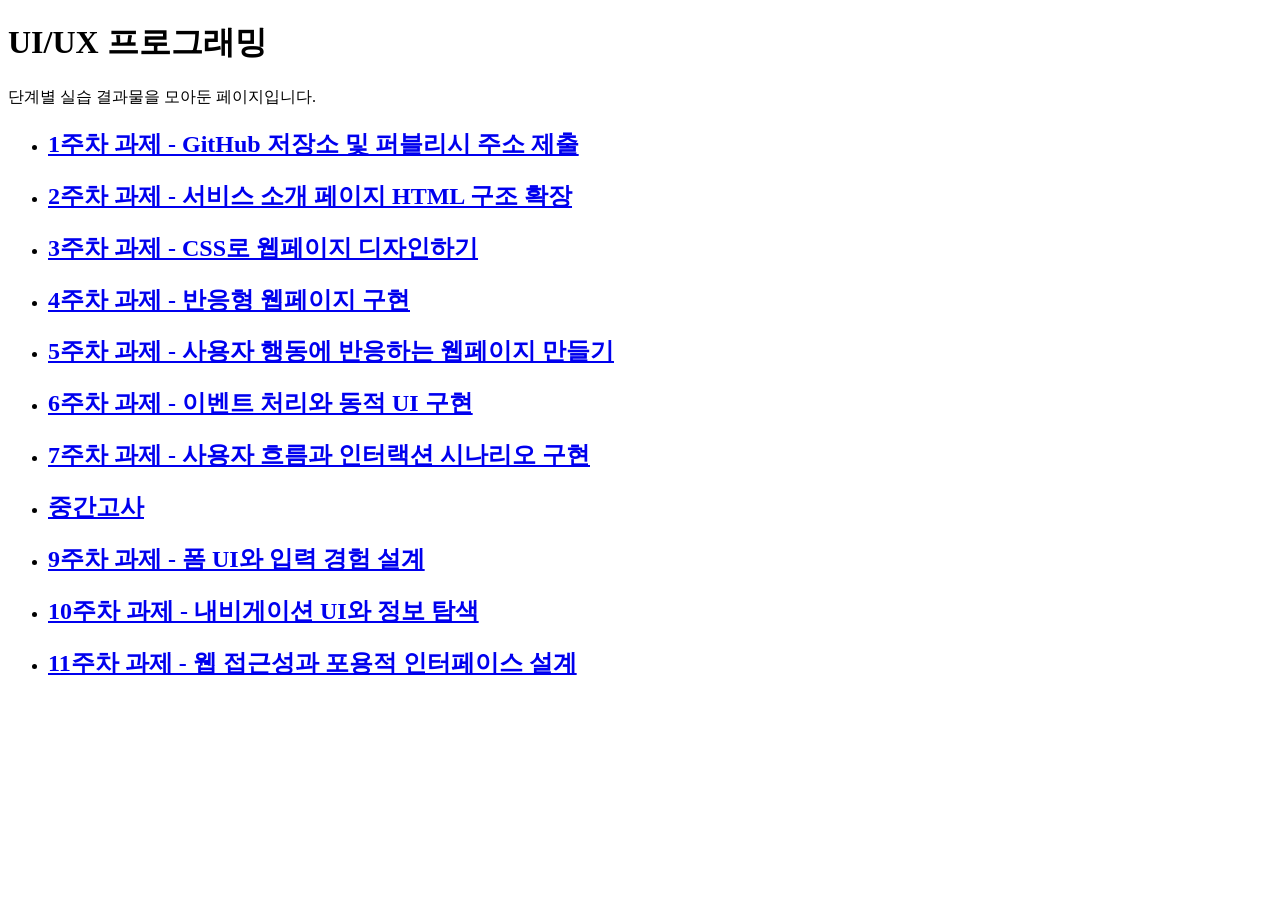
<file: index.html>
<!DOCTYPE html>
<html lang="ko">

<head>
  <meta charset="UTF-8">
  <meta name="viewport" content="width=device-width, initial-scale=1.0">
  <title>UI/UX 프로그래밍 | 과제 목록</title>
</head>

<body>
  <header>
    <h1>UI/UX 프로그래밍</h1>
    <p>단계별 실습 결과물을 모아둔 페이지입니다.</p>
  </header>

  <main>
    <nav aria-label="과제 목록">
      <ul>
        <li>
          <h2><a href="./step1/">1주차 과제 - GitHub 저장소 및 퍼블리시 주소 제출</a></h2>
        </li>
        <li>
          <h2><a href="./step2/">2주차 과제 - 서비스 소개 페이지 HTML 구조 확장</a></h2>
        </li>
        <li>
          <h2><a href="./step3/">3주차 과제 - CSS로 웹페이지 디자인하기</a></h2>
        </li>
        <li>
          <h2><a href="./step4/">4주차 과제 - 반응형 웹페이지 구현</a></h2>
        </li>
        <li>
          <h2><a href="./step5/">5주차 과제 - 사용자 행동에 반응하는 웹페이지 만들기</a></h2>
        </li>
        <li>
          <h2><a href="./step6/">6주차 과제 - 이벤트 처리와 동적 UI 구현</a></h2>
        </li>
        <li>
          <h2><a href="./step7/">7주차 과제 - 사용자 흐름과 인터랙션 시나리오 구현</a></h2>
        </li>
        <li>
          <h2><a href="./step8-exam/">중간고사</a></h2>
        </li>
        <li>
          <h2><a href="./step9/">9주차 과제 - 폼 UI와 입력 경험 설계</a></h2>
        </li>
        <li>
          <h2><a href="./step10/">10주차 과제 - 내비게이션 UI와 정보 탐색</a></h2>
        </li>
        <li>
          <h2><a href="./step11/">11주차 과제 - 웹 접근성과 포용적 인터페이스 설계</a></h2>
        </li>
      </ul>
    </nav>
  </main>
</body>

</html>
</file>
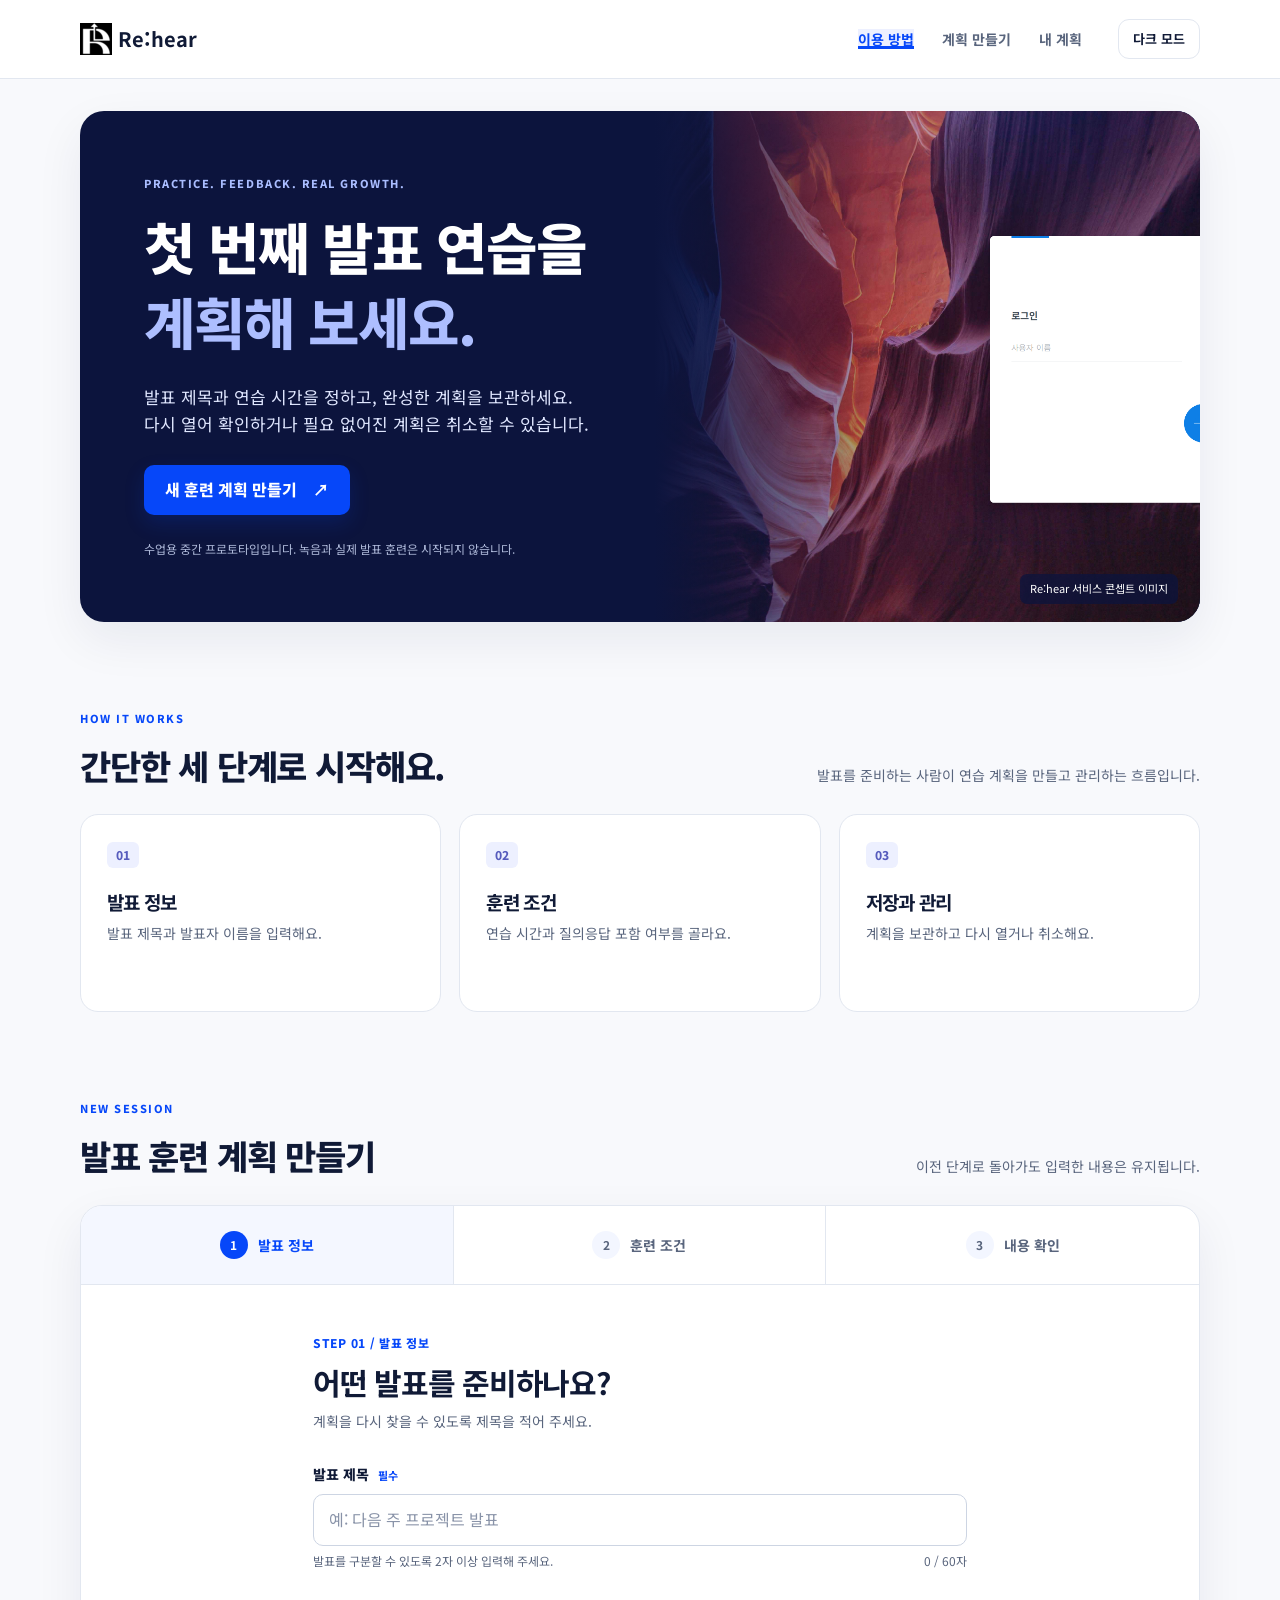
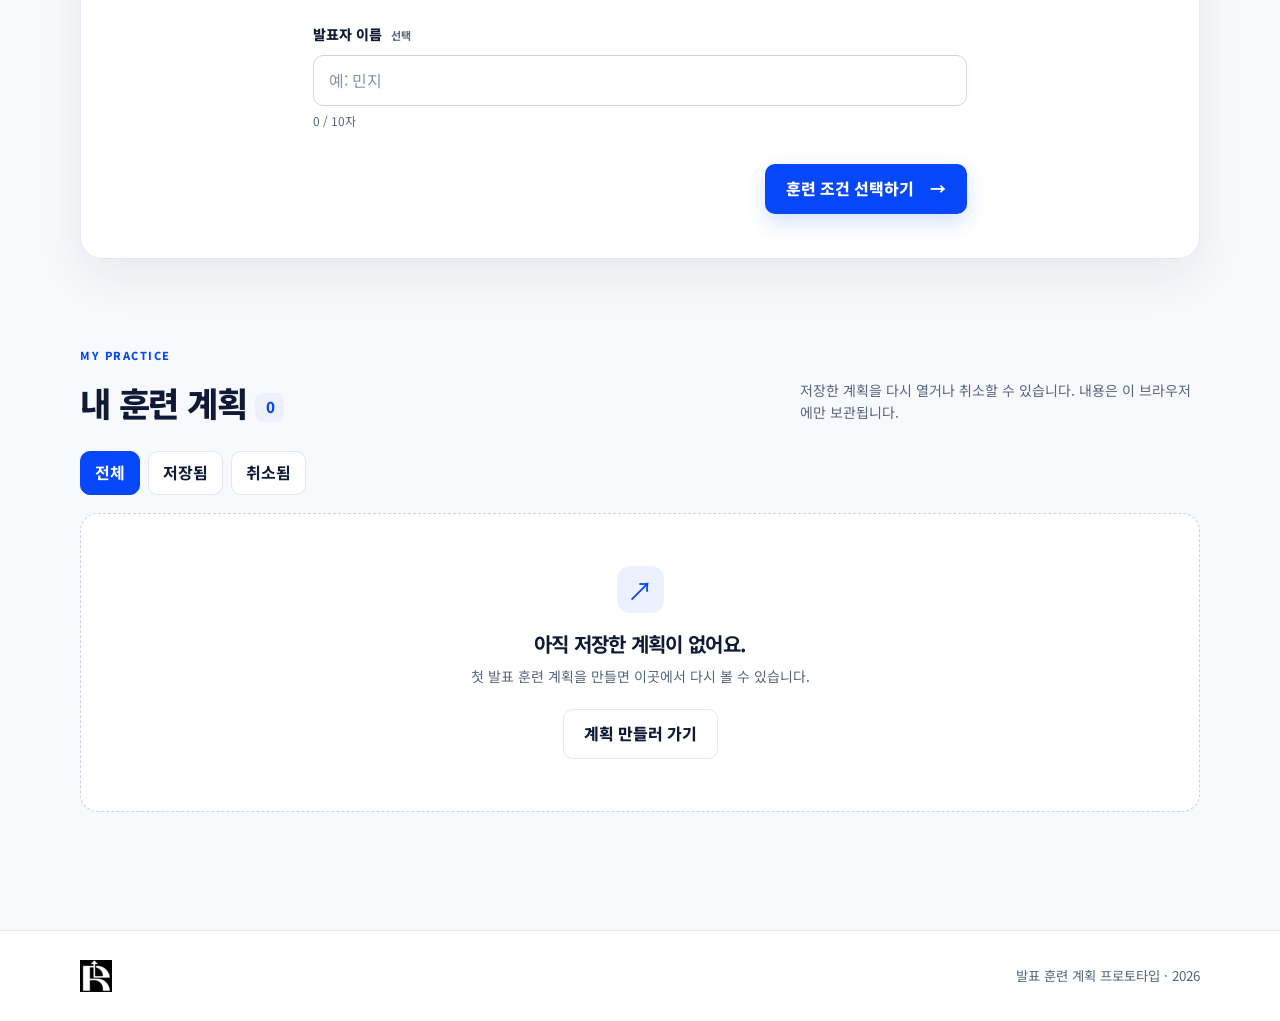
<file: step10/index.html>
<!doctype html>
<html lang="ko">

<head>
  <meta charset="utf-8">
  <meta name="viewport" content="width=device-width, initial-scale=1">
  <meta name="description" content="발표 제목과 시간을 정하고 훈련 계획을 보관하는 Re:hear 수업용 프로토타입">
  <title>Re:hear | 발표 훈련 계획</title>
  <link rel="preconnect" href="https://fonts.googleapis.com">
  <link rel="preconnect" href="https://fonts.gstatic.com" crossorigin>
  <link href="https://fonts.googleapis.com/css2?family=Noto+Sans+KR:wght@400;500;600;700;800&display=swap"
    rel="stylesheet">
  <link rel="stylesheet" href="style.css?v=20260925-2">
  <script src="script.js?v=20260925-2" defer></script>
</head>

<body>
  <header class="site-header">
    <div class="container header-inner">
      <a class="brand" href="#top" aria-label="Re:hear 맨 위로"><img src="assets/images/rehear-wordmark_32x32.png"
          alt="Re:hear" width="32" height="32">
        <p>Re:hear</p>
      </a>
      <button id="menu-toggle" class="menu-toggle" type="button" aria-controls="main-nav" aria-expanded="false">
        메뉴 열기
      </button>
      <nav id="main-nav" class="main-nav" aria-label="주요 메뉴">
        <ul>
          <li><a href="#about">이용 방법</a></li>
          <li><a href="#planner">계획 만들기</a></li>
          <li><a href="#archive">내 계획</a></li>
        </ul>
      </nav>
      <button id="theme-button" class="theme-button" type="button" aria-pressed="false">다크 모드</button>
    </div>
  </header>

  <main id="top">
    <section class="hero container" aria-labelledby="hero-title">
      <div class="hero-copy">
        <p class="eyebrow">Practice. Feedback. Real Growth.</p>
        <h1 id="hero-title">첫 번째 발표 연습을<br><em>계획해 보세요.</em></h1>
        <p class="hero-description">발표 제목과 연습 시간을 정하고, 완성한 계획을 보관하세요. 다시 열어 확인하거나 필요 없어진 계획은 취소할 수 있습니다.</p>
        <a class="button button-primary" href="#planner">새 훈련 계획 만들기 <span aria-hidden="true">↗</span></a>
        <p class="hero-note">수업용 중간 프로토타입입니다. 녹음과 실제 발표 훈련은 시작되지 않습니다.</p>
      </div>
      <figure class="hero-image">
        <img src="assets/images/service.png" alt="가상 청중 앞에서 발표를 연습하는 장면" width="1920" height="1080">
        <figcaption>Re:hear 서비스 콘셉트 이미지</figcaption>
      </figure>
    </section>

    <section id="about" class="section container" aria-labelledby="about-title">
      <div class="section-heading">
        <div>
          <p class="eyebrow">HOW IT WORKS</p>
          <h2 id="about-title">간단한 세 단계로 시작해요.</h2>
        </div>
        <p>발표를 준비하는 사람이 연습 계획을 만들고 관리하는 흐름입니다.</p>
      </div>
      <ol class="how-list">
        <li><span class="how-number">01</span>
          <h3>발표 정보</h3>
          <p>발표 제목과 발표자 이름을 입력해요.</p>
        </li>
        <li><span class="how-number">02</span>
          <h3>훈련 조건</h3>
          <p>연습 시간과 질의응답 포함 여부를 골라요.</p>
        </li>
        <li><span class="how-number">03</span>
          <h3>저장과 관리</h3>
          <p>계획을 보관하고 다시 열거나 취소해요.</p>
        </li>
      </ol>
    </section>

    <section id="planner" class="section container" aria-labelledby="planner-title">
      <div class="section-heading">
        <div>
          <p class="eyebrow">NEW SESSION</p>
          <h2 id="planner-title">발표 훈련 계획 만들기</h2>
        </div>
        <p>이전 단계로 돌아가도 입력한 내용은 유지됩니다.</p>
      </div>
      <div class="planner-card">
        <ol class="progress" aria-label="계획 설정 진행 단계">
          <li class="progress-item is-current" aria-current="step"><span>1</span> 발표 정보</li>
          <li class="progress-item"><span>2</span> 훈련 조건</li>
          <li class="progress-item"><span>3</span> 내용 확인</li>
        </ol>
        <form id="plan-form" novalidate aria-busy="false">
          <div class="flow-step" data-step="1">
            <p class="step-kicker">STEP 01 / 발표 정보</p>
            <h3>어떤 발표를 준비하나요?</h3>
            <p class="step-description">계획을 다시 찾을 수 있도록 제목을 적어 주세요.</p>
            <div class="field" id="title-field">
              <label for="presentation-title">
                발표 제목 <span class="required">필수</span>
              </label>
              <input id="presentation-title" name="title" type="text" minlength="2" maxlength="60" required
                placeholder="예: 다음 주 프로젝트 발표" aria-describedby="title-help title-count title-error">
              <div class="field-meta">
                <p id="title-help">발표를 구분할 수 있도록 2자 이상 입력해 주세요.</p>
                <p id="title-count" aria-live="polite">0 / 60자</p>
              </div>
              <p id="title-error" class="field-error" role="alert"></p>
            </div>
            <div class="field">
              <label for="nickname">발표자 이름 <span class="optional">선택</span></label>
              <input id="nickname" name="nickname" type="text" maxlength="10" placeholder="예: 민지"
                aria-describedby="nickname-count">
              <p id="nickname-count" class="field-help" aria-live="polite">0 / 10자</p>
            </div>
            <div class="step-actions step-actions-end"><button id="info-next" class="button button-primary"
                type="button">훈련 조건 선택하기 <span aria-hidden="true">→</span></button></div>
          </div>

          <div class="flow-step" data-step="2" hidden>
            <p class="step-kicker">STEP 02 / 훈련 조건</p>
            <h3>어떻게 연습할까요?</h3>
            <p class="step-description">예상 발표 시간과 질문 연습 여부를 선택하세요.</p>
            <fieldset class="field choice-fieldset">
              <legend>발표 시간</legend>
              <div class="duration-options">
                <label class="choice-card"><input type="radio" name="duration"
                    value="3"><span><strong>3분</strong><small>짧게 핵심만</small></span></label>
                <label class="choice-card"><input type="radio" name="duration" value="5"
                    checked><span><strong>5분</strong><small>기본 연습</small></span></label>
                <label class="choice-card"><input type="radio" name="duration"
                    value="10"><span><strong>10분</strong><small>충분히 설명</small></span></label>
              </div>
            </fieldset>
            <div class="field qna-field">
              <label class="check-row" for="qna-option">
                <input id="qna-option" name="qna" type="checkbox" value="included" aria-controls="qna-options"
                  aria-expanded="false">
                <span>
                  <strong>질의응답도 연습할게요</strong>
                  <small>발표 뒤에 받을 질문 수를 정할 수 있습니다.</small>
                </span>
              </label>
              <fieldset id="qna-options" class="qna-options" hidden>
                <legend>예상 질문 수</legend>
                <div class="inline-options">
                  <label><input type="radio" name="qna-count" value="1" disabled> 1개</label>
                  <label><input type="radio" name="qna-count" value="2" checked disabled> 2개</label>
                  <label><input type="radio" name="qna-count" value="3" disabled> 3개</label>
                </div>
              </fieldset>
            </div>
            <div class="step-actions">
              <button id="option-prev" class="button button-secondary" type="button">이전 단계</button>
              <button id="option-next" class="button button-primary" type="button">내용 확인하기 <span
                  aria-hidden="true">→</span></button>
            </div>
          </div>

          <div class="flow-step" data-step="3" hidden>
            <p class="step-kicker">STEP 03 / 내용 확인</p>
            <h3>이 계획으로 저장할까요?</h3>
            <p class="step-description">내용을 확인한 뒤 저장하세요. 수정 버튼으로 해당 단계로 돌아갈 수 있습니다.</p>
            <dl class="summary-list">
              <div>
                <dt>발표 제목</dt>
                <dd id="summary-title"></dd>
              </div>
              <div>
                <dt>발표자</dt>
                <dd id="summary-nickname"></dd>
              </div>
              <div>
                <dt>발표 시간</dt>
                <dd id="summary-duration"></dd>
              </div>
              <div>
                <dt>질의응답</dt>
                <dd id="summary-qna"></dd>
              </div>
            </dl>
            <p id="submit-status" role="status" aria-live="polite"></p>
            <div class="step-actions">
              <div class="edit-actions"><button id="edit-info" class="button button-text" type="button">정보
                  수정</button><button id="edit-options" class="button button-text" type="button">조건 수정</button></div>
              <button id="save-plan" class="button button-primary" type="submit">계획 저장하기 <span
                  aria-hidden="true">→</span></button>
            </div>
          </div>

          <div class="flow-step complete-step" data-step="4" hidden>
            <div class="complete-mark" aria-hidden="true">✓</div>
            <p class="step-kicker">계획 저장 완료</p>
            <h3>훈련 계획을 보관했어요.</h3>
            <p id="complete-message">내 계획에서 다시 열어볼 수 있습니다.</p>
            <div class="complete-actions"><a class="button button-primary" href="#archive">내 계획 보기 <span
                  aria-hidden="true">↗</span></a><button id="restart-button" class="button button-secondary"
                type="button">새 계획 만들기</button></div>
          </div>
        </form>
      </div>
    </section>

    <section id="archive" class="section container archive-section" aria-labelledby="archive-title">
      <div class="section-heading">
        <div>
          <p class="eyebrow">MY PRACTICE</p>
          <h2 id="archive-title">내 훈련 계획 <span id="plan-count" class="count-badge">0</span></h2>
        </div>
        <p>저장한 계획을 다시 열거나 취소할 수 있습니다. 내용은 이 브라우저에만 보관됩니다.</p>
      </div>
      <div class="plan-filters" role="group" aria-label="훈련 계획 표시 범위">
        <button class="filter-button is-active" type="button" data-filter="all" aria-pressed="true">전체</button>
        <button class="filter-button" type="button" data-filter="active" aria-pressed="false">저장됨</button>
        <button class="filter-button" type="button" data-filter="cancelled" aria-pressed="false">취소됨</button>
      </div>
      <p id="archive-status" class="archive-status" role="status" aria-live="polite"></p>
      <div id="empty-state" class="empty-state"><span class="empty-icon" aria-hidden="true">↗</span>
        <h3>아직 저장한 계획이 없어요.</h3>
        <p>첫 발표 훈련 계획을 만들면 이곳에서 다시 볼 수 있습니다.</p><a class="button button-secondary" href="#planner">계획 만들러 가기</a>
      </div>
      <ul id="plan-list" class="plan-list" aria-label="저장한 훈련 계획" hidden></ul>
    </section>
  </main>

  <dialog id="plan-dialog" class="plan-dialog" aria-labelledby="dialog-title">
    <div class="dialog-top">
      <p class="eyebrow">저장한 계획</p><button id="dialog-close" class="icon-button" type="button"
        aria-label="닫기">×</button>
    </div>
    <h2 id="dialog-title"></h2>
    <p id="dialog-status" class="dialog-status"></p>
    <dl class="summary-list">
      <div>
        <dt>발표자</dt>
        <dd id="dialog-nickname"></dd>
      </div>
      <div>
        <dt>발표 시간</dt>
        <dd id="dialog-duration"></dd>
      </div>
      <div>
        <dt>질의응답</dt>
        <dd id="dialog-qna"></dd>
      </div>
    </dl>
    <button id="dialog-done" class="button button-primary" type="button">확인했어요</button>
  </dialog>

  <footer class="site-footer">
    <div class="container"><span class="brand"><img src="assets/images/rehear-wordmark_32x32.png" alt="Re:hear"
          width="512" height="124"></span><small>발표 훈련 계획 프로토타입 · 2026</small></div>
  </footer>
</body>

</html>
</file>
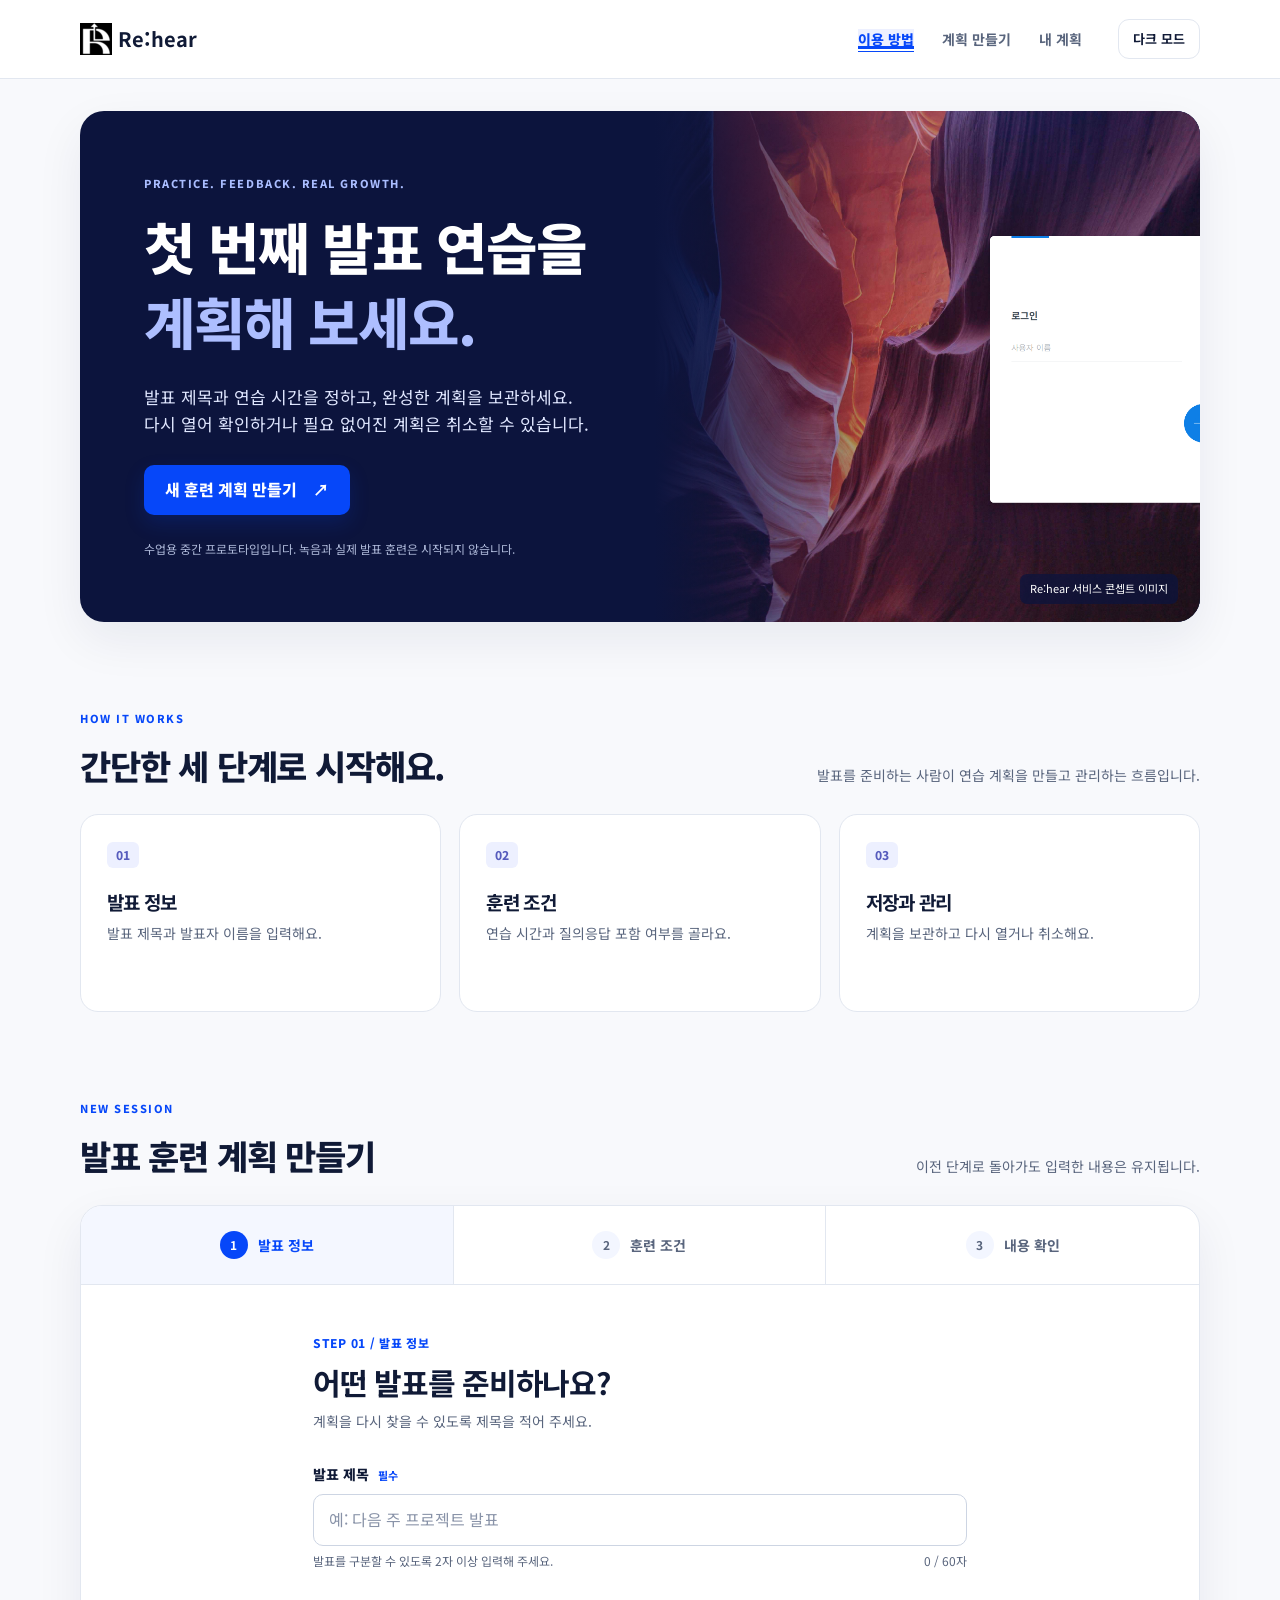
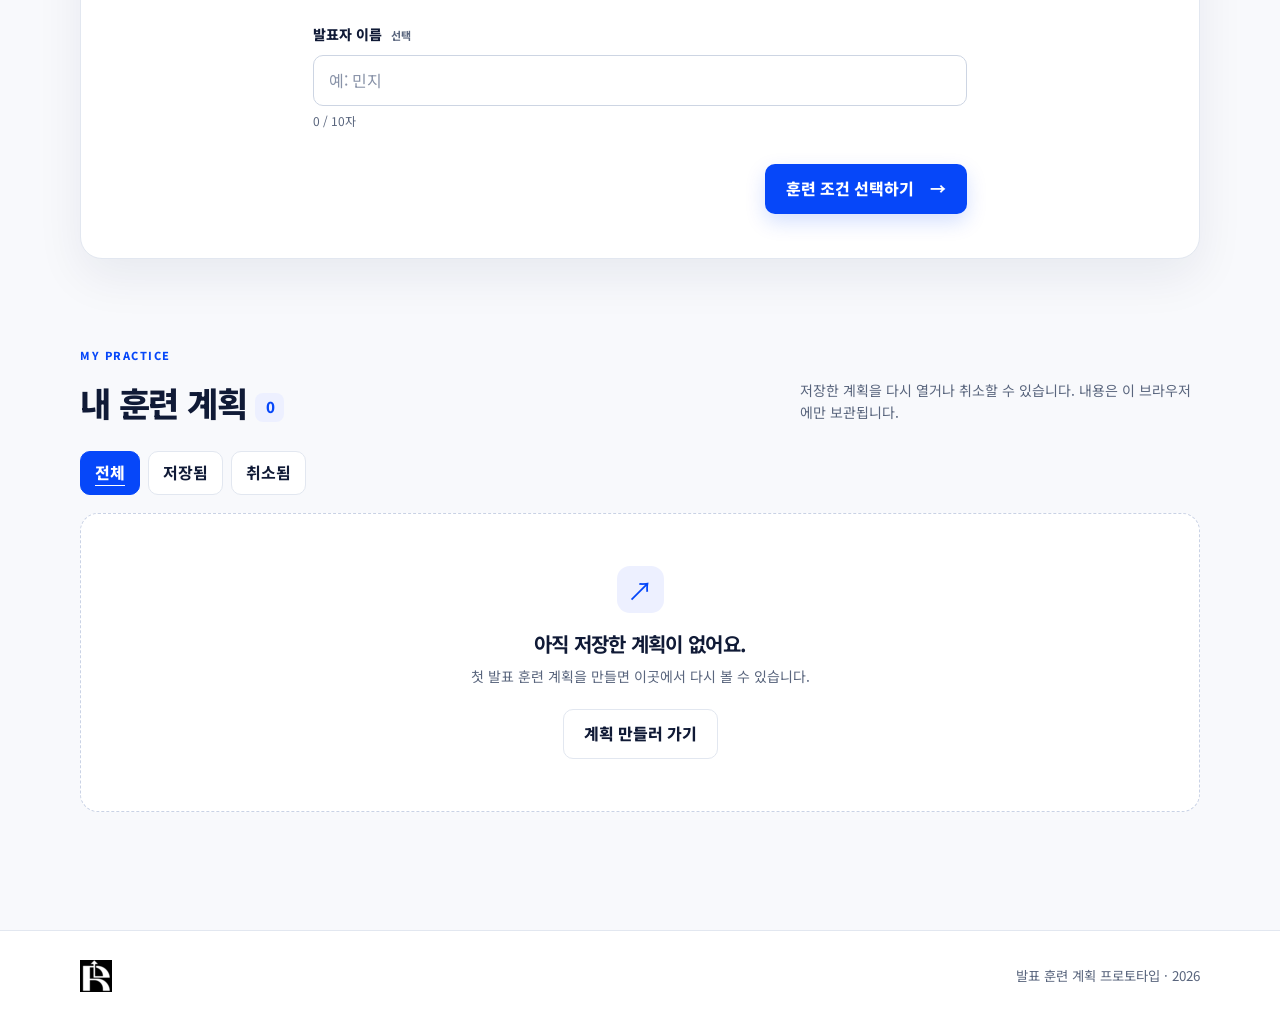
<file: step11/index.html>
<!doctype html>
<html lang="ko">

<head>
  <meta charset="utf-8">
  <meta name="viewport" content="width=device-width, initial-scale=1">
  <meta name="description" content="발표 제목과 시간을 정하고 훈련 계획을 보관하는 Re:hear 수업용 프로토타입">
  <title>Re:hear | 발표 훈련 계획</title>
  <link rel="preconnect" href="https://fonts.googleapis.com">
  <link rel="preconnect" href="https://fonts.gstatic.com" crossorigin>
  <link href="https://fonts.googleapis.com/css2?family=Noto+Sans+KR:wght@400;500;600;700;800&display=swap"
    rel="stylesheet">
  <link rel="stylesheet" href="style.css?v=20260925-2">
  <script src="script.js?v=20260925-2" defer></script>
</head>

<body>
  <a class="skip-link" href="#top">본문 바로가기</a>
  <header class="site-header">
    <div class="container header-inner">
      <a class="brand" href="#top" aria-label="Re:hear 맨 위로"><img src="assets/images/rehear-wordmark_32x32.png"
          alt="Re:hear" width="32" height="32">
        <p>Re:hear</p>
      </a>
      <button id="menu-toggle" class="menu-toggle" type="button" aria-controls="main-nav" aria-expanded="false">
        메뉴 열기
      </button>
      <nav id="main-nav" class="main-nav" aria-label="주요 메뉴">
        <ul>
          <li><a href="#about">이용 방법</a></li>
          <li><a href="#planner">계획 만들기</a></li>
          <li><a href="#archive">내 계획</a></li>
        </ul>
      </nav>
      <button id="theme-button" class="theme-button" type="button" aria-pressed="false">다크 모드</button>
    </div>
  </header>

  <main id="top" tabindex="-1">
    <section class="hero container" aria-labelledby="hero-title">
      <div class="hero-copy">
        <p class="eyebrow">Practice. Feedback. Real Growth.</p>
        <h1 id="hero-title">첫 번째 발표 연습을<br><em>계획해 보세요.</em></h1>
        <p class="hero-description">발표 제목과 연습 시간을 정하고, 완성한 계획을 보관하세요. 다시 열어 확인하거나 필요 없어진 계획은 취소할 수 있습니다.</p>
        <a class="button button-primary" href="#planner">새 훈련 계획 만들기 <span aria-hidden="true">↗</span></a>
        <p class="hero-note">수업용 중간 프로토타입입니다. 녹음과 실제 발표 훈련은 시작되지 않습니다.</p>
      </div>
      <figure class="hero-image">
        <img src="assets/images/service.png" alt="가상 회의실에서 여섯 명의 청중을 마주하고 발표를 연습하는 화면" width="1920" height="1080">
        <figcaption>Re:hear 서비스 콘셉트 이미지</figcaption>
      </figure>
    </section>

    <section id="about" class="section container" aria-labelledby="about-title">
      <div class="section-heading">
        <div>
          <p class="eyebrow">HOW IT WORKS</p>
          <h2 id="about-title">간단한 세 단계로 시작해요.</h2>
        </div>
        <p>발표를 준비하는 사람이 연습 계획을 만들고 관리하는 흐름입니다.</p>
      </div>
      <ol class="how-list">
        <li><span class="how-number">01</span>
          <h3>발표 정보</h3>
          <p>발표 제목과 발표자 이름을 입력해요.</p>
        </li>
        <li><span class="how-number">02</span>
          <h3>훈련 조건</h3>
          <p>연습 시간과 질의응답 포함 여부를 골라요.</p>
        </li>
        <li><span class="how-number">03</span>
          <h3>저장과 관리</h3>
          <p>계획을 보관하고 다시 열거나 취소해요.</p>
        </li>
      </ol>
    </section>

    <section id="planner" class="section container" aria-labelledby="planner-title">
      <div class="section-heading">
        <div>
          <p class="eyebrow">NEW SESSION</p>
          <h2 id="planner-title">발표 훈련 계획 만들기</h2>
        </div>
        <p>이전 단계로 돌아가도 입력한 내용은 유지됩니다.</p>
      </div>
      <div class="planner-card">
        <ol class="progress" aria-label="계획 설정 진행 단계">
          <li class="progress-item is-current" aria-current="step"><span>1</span> 발표 정보</li>
          <li class="progress-item"><span>2</span> 훈련 조건</li>
          <li class="progress-item"><span>3</span> 내용 확인</li>
        </ol>
        <form id="plan-form" novalidate aria-busy="false">
          <div class="flow-step" data-step="1">
            <p class="step-kicker">STEP 01 / 발표 정보</p>
            <h3>어떤 발표를 준비하나요?</h3>
            <p class="step-description">계획을 다시 찾을 수 있도록 제목을 적어 주세요.</p>
            <div class="field" id="title-field">
              <label for="presentation-title">
                발표 제목 <span class="required">필수</span>
              </label>
              <input id="presentation-title" name="title" type="text" minlength="2" maxlength="60" required
                placeholder="예: 다음 주 프로젝트 발표" aria-describedby="title-help title-count title-error">
              <div class="field-meta">
                <p id="title-help">발표를 구분할 수 있도록 2자 이상 입력해 주세요.</p>
                <p id="title-count" class="field-count">0 / 60자</p>
              </div>
              <p id="title-error" class="field-error" role="alert"></p>
            </div>
            <div class="field">
              <label for="nickname">발표자 이름 <span class="optional">선택</span></label>
              <input id="nickname" name="nickname" type="text" maxlength="10" placeholder="예: 민지"
                aria-describedby="nickname-count">
              <p id="nickname-count" class="field-help" aria-live="polite">0 / 10자</p>
            </div>
            <div class="step-actions step-actions-end"><button id="info-next" class="button button-primary"
                type="button">훈련 조건 선택하기 <span aria-hidden="true">→</span></button></div>
          </div>

          <div class="flow-step" data-step="2" hidden>
            <p class="step-kicker">STEP 02 / 훈련 조건</p>
            <h3>어떻게 연습할까요?</h3>
            <p class="step-description">예상 발표 시간과 질문 연습 여부를 선택하세요.</p>
            <fieldset class="field choice-fieldset">
              <legend>발표 시간</legend>
              <div class="duration-options">
                <label class="choice-card"><input type="radio" name="duration"
                    value="3"><span><strong>3분</strong><small>짧게 핵심만</small></span></label>
                <label class="choice-card"><input type="radio" name="duration" value="5"
                    checked><span><strong>5분</strong><small>기본 연습</small></span></label>
                <label class="choice-card"><input type="radio" name="duration"
                    value="10"><span><strong>10분</strong><small>충분히 설명</small></span></label>
              </div>
            </fieldset>
            <div class="field qna-field">
              <label class="check-row" for="qna-option">
                <input id="qna-option" name="qna" type="checkbox" value="included" aria-controls="qna-options"
                  aria-expanded="false">
                <span>
                  <strong>질의응답도 연습할게요</strong>
                  <small>발표 뒤에 받을 질문 수를 정할 수 있습니다.</small>
                </span>
              </label>
              <fieldset id="qna-options" class="qna-options" hidden>
                <legend>예상 질문 수</legend>
                <div class="inline-options">
                  <label><input type="radio" name="qna-count" value="1" disabled> 1개</label>
                  <label><input type="radio" name="qna-count" value="2" checked disabled> 2개</label>
                  <label><input type="radio" name="qna-count" value="3" disabled> 3개</label>
                </div>
              </fieldset>
            </div>
            <div class="step-actions">
              <button id="option-prev" class="button button-secondary" type="button">이전 단계</button>
              <button id="option-next" class="button button-primary" type="button">내용 확인하기 <span
                  aria-hidden="true">→</span></button>
            </div>
          </div>

          <div class="flow-step" data-step="3" hidden>
            <p class="step-kicker">STEP 03 / 내용 확인</p>
            <h3>이 계획으로 저장할까요?</h3>
            <p class="step-description">내용을 확인한 뒤 저장하세요. 수정 버튼으로 해당 단계로 돌아갈 수 있습니다.</p>
            <dl class="summary-list">
              <div>
                <dt>발표 제목</dt>
                <dd id="summary-title"></dd>
              </div>
              <div>
                <dt>발표자</dt>
                <dd id="summary-nickname"></dd>
              </div>
              <div>
                <dt>발표 시간</dt>
                <dd id="summary-duration"></dd>
              </div>
              <div>
                <dt>질의응답</dt>
                <dd id="summary-qna"></dd>
              </div>
            </dl>
            <p id="submit-status" role="status" aria-live="polite"></p>
            <div class="step-actions">
              <div class="edit-actions"><button id="edit-info" class="button button-text" type="button">정보
                  수정</button><button id="edit-options" class="button button-text" type="button">조건 수정</button></div>
              <button id="save-plan" class="button button-primary" type="submit">계획 저장하기 <span
                  aria-hidden="true">→</span></button>
            </div>
          </div>

          <div class="flow-step complete-step" data-step="4" hidden>
            <div class="complete-mark" aria-hidden="true">✓</div>
            <p class="step-kicker">계획 저장 완료</p>
            <h3>훈련 계획을 보관했어요.</h3>
            <p id="complete-message">내 계획에서 다시 열어볼 수 있습니다.</p>
            <div class="complete-actions"><a class="button button-primary" href="#archive">내 계획 보기 <span
                  aria-hidden="true">↗</span></a><button id="restart-button" class="button button-secondary"
                type="button">새 계획 만들기</button></div>
          </div>
        </form>
      </div>
    </section>

    <section id="archive" class="section container archive-section" aria-labelledby="archive-title">
      <div class="section-heading">
        <div>
          <p class="eyebrow">MY PRACTICE</p>
          <h2 id="archive-title">내 훈련 계획 <span id="plan-count" class="count-badge">0</span></h2>
        </div>
        <p>저장한 계획을 다시 열거나 취소할 수 있습니다. 내용은 이 브라우저에만 보관됩니다.</p>
      </div>
      <div class="plan-filters" role="group" aria-label="훈련 계획 표시 범위">
        <button class="filter-button is-active" type="button" data-filter="all" aria-pressed="true">전체</button>
        <button class="filter-button" type="button" data-filter="active" aria-pressed="false">저장됨</button>
        <button class="filter-button" type="button" data-filter="cancelled" aria-pressed="false">취소됨</button>
      </div>
      <p id="archive-status" class="archive-status" role="status" aria-live="polite"></p>
      <div id="empty-state" class="empty-state"><span class="empty-icon" aria-hidden="true">↗</span>
        <h3>아직 저장한 계획이 없어요.</h3>
        <p>첫 발표 훈련 계획을 만들면 이곳에서 다시 볼 수 있습니다.</p><a class="button button-secondary" href="#planner">계획 만들러 가기</a>
      </div>
      <ul id="plan-list" class="plan-list" aria-label="저장한 훈련 계획" hidden></ul>
    </section>
  </main>

  <dialog id="plan-dialog" class="plan-dialog" aria-labelledby="dialog-title">
    <div class="dialog-top">
      <p class="eyebrow">저장한 계획</p><button id="dialog-close" class="icon-button" type="button"
        aria-label="계획 상세 닫기">×</button>
    </div>
    <h2 id="dialog-title"></h2>
    <p id="dialog-status" class="dialog-status"></p>
    <dl class="summary-list">
      <div>
        <dt>발표자</dt>
        <dd id="dialog-nickname"></dd>
      </div>
      <div>
        <dt>발표 시간</dt>
        <dd id="dialog-duration"></dd>
      </div>
      <div>
        <dt>질의응답</dt>
        <dd id="dialog-qna"></dd>
      </div>
    </dl>
    <button id="dialog-done" class="button button-primary" type="button">확인했어요</button>
  </dialog>

  <footer class="site-footer">
    <div class="container"><span class="brand"><img src="assets/images/rehear-wordmark_32x32.png" alt="Re:hear"
          width="512" height="124"></span><small>발표 훈련 계획 프로토타입 · 2026</small></div>
  </footer>
</body>

</html>
</file>
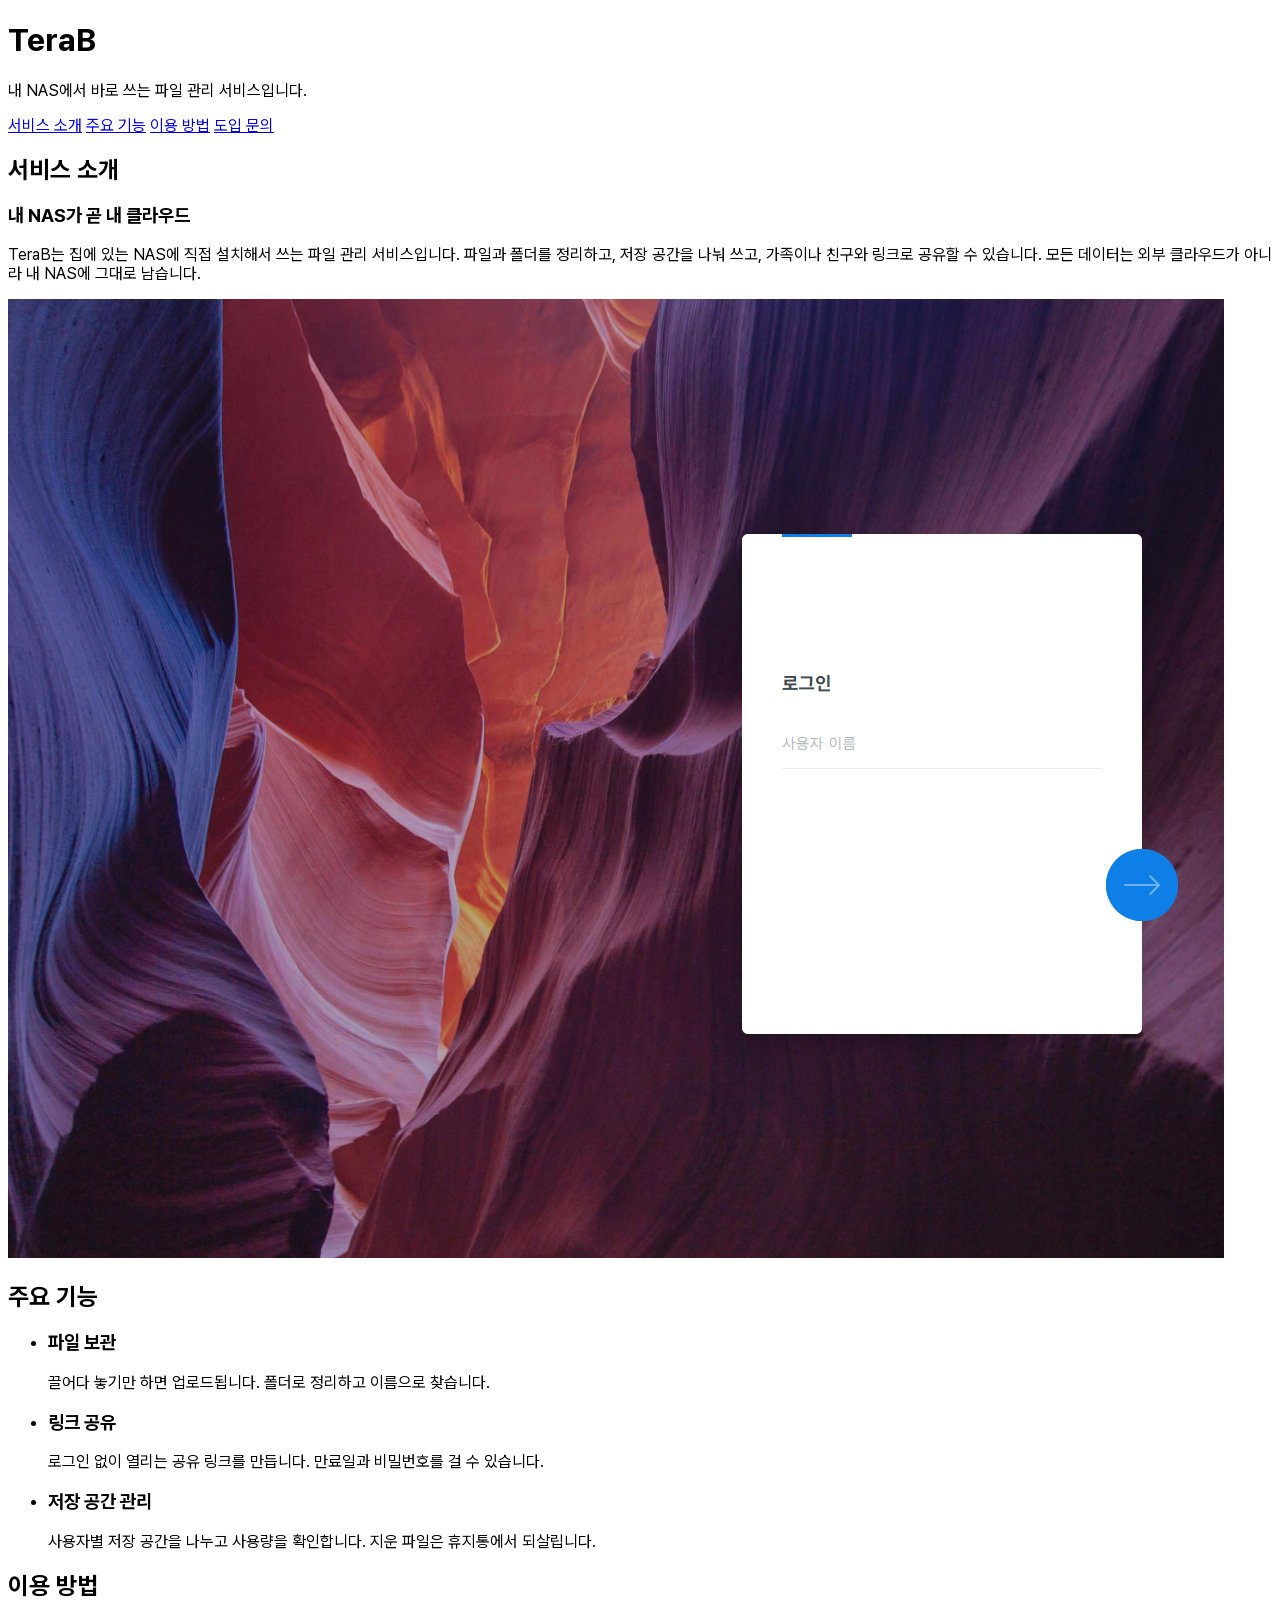
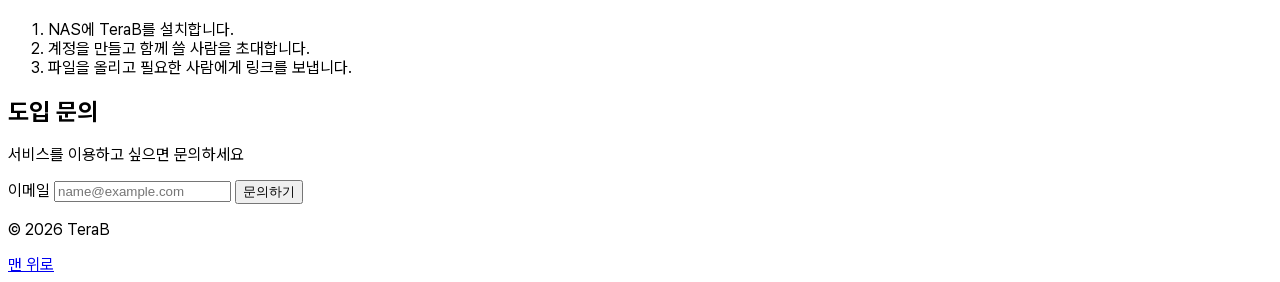
<file: step2/index.html>
<!DOCTYPE html>
<html lang="ko">

<head>
  <meta charset="UTF-8">
  <meta name="viewport" content="width=device-width, initial-scale=1.0">
  <title>TeraB | 서비스 소개</title>
  <style>
    @font-face {
      font-family: "Pretendard";
      src: url("./assets/fonts/PretendardVariable.woff2") format("woff2-variations");
      font-weight: 45 920;
      font-style: normal;
      font-display: swap;
    }

    body {
      font-family: "Pretendard", sans-serif;
    }
  </style>
</head>

<body>
  <!--
  사용자: 개인 NAS를 사용하는 사람
  목적: 파일/스토리지/파티션을 쉽게 구축 및 설정할 수 있다.
  핵심 행동: 필요한 영역으로 이동하고 이메일로 도입 신청을 한다.
  정보 순서: 서비스 소개 → 주요 기능 → 이용 방법 → 도입 문의
  -->

  <header id="top">
    <h1>TeraB</h1>
    <p>내 NAS에서 바로 쓰는 파일 관리 서비스입니다.</p>

    <nav aria-label="주요 메뉴">
      <a href="#about">서비스 소개</a>
      <a href="#features">주요 기능</a>
      <a href="#steps">이용 방법</a>
      <a href="#subscribe">도입 문의</a>
    </nav>
  </header>

  <main>
    <section id="about">
      <h2>서비스 소개</h2>
      <h3>내 NAS가 곧 내 클라우드</h3>
      <p>
        TeraB는 집에 있는 NAS에 직접 설치해서 쓰는 파일 관리 서비스입니다.
        파일과 폴더를 정리하고, 저장 공간을 나눠 쓰고, 가족이나 친구와 링크로 공유할 수 있습니다.
        모든 데이터는 외부 클라우드가 아니라 내 NAS에 그대로 남습니다.
      </p>

      <img src="./assets/images/service-login.png" alt="TeraB 웹 화면에서 로그인하는 모습">
    </section>

    <section id="features">
      <h2>주요 기능</h2>

      <ul>
        <li>
          <h3>파일 보관</h3>
          <p>끌어다 놓기만 하면 업로드됩니다. 폴더로 정리하고 이름으로 찾습니다.</p>
        </li>
        <li>
          <h3>링크 공유</h3>
          <p>로그인 없이 열리는 공유 링크를 만듭니다. 만료일과 비밀번호를 걸 수 있습니다.</p>
        </li>
        <li>
          <h3>저장 공간 관리</h3>
          <p>사용자별 저장 공간을 나누고 사용량을 확인합니다. 지운 파일은 휴지통에서 되살립니다.</p>
        </li>
      </ul>
    </section>

    <section id="steps">
      <h2>이용 방법</h2>

      <ol>
        <li>NAS에 TeraB를 설치합니다.</li>
        <li>계정을 만들고 함께 쓸 사람을 초대합니다.</li>
        <li>파일을 올리고 필요한 사람에게 링크를 보냅니다.</li>
      </ol>
    </section>

    <section id="subscribe">
      <h2>도입 문의</h2>
      <p>서비스를 이용하고 싶으면 문의하세요</p>

      <form>
        <label for="email">이메일</label>
        <input type="email" id="email" name="email" placeholder="name@example.com" required>
        <button type="submit">문의하기</button>
      </form>
    </section>
  </main>

  <footer>
    <p>© 2026 TeraB</p>
    <a href="#top">맨 위로</a>
  </footer>
</body>

</html>
</file>
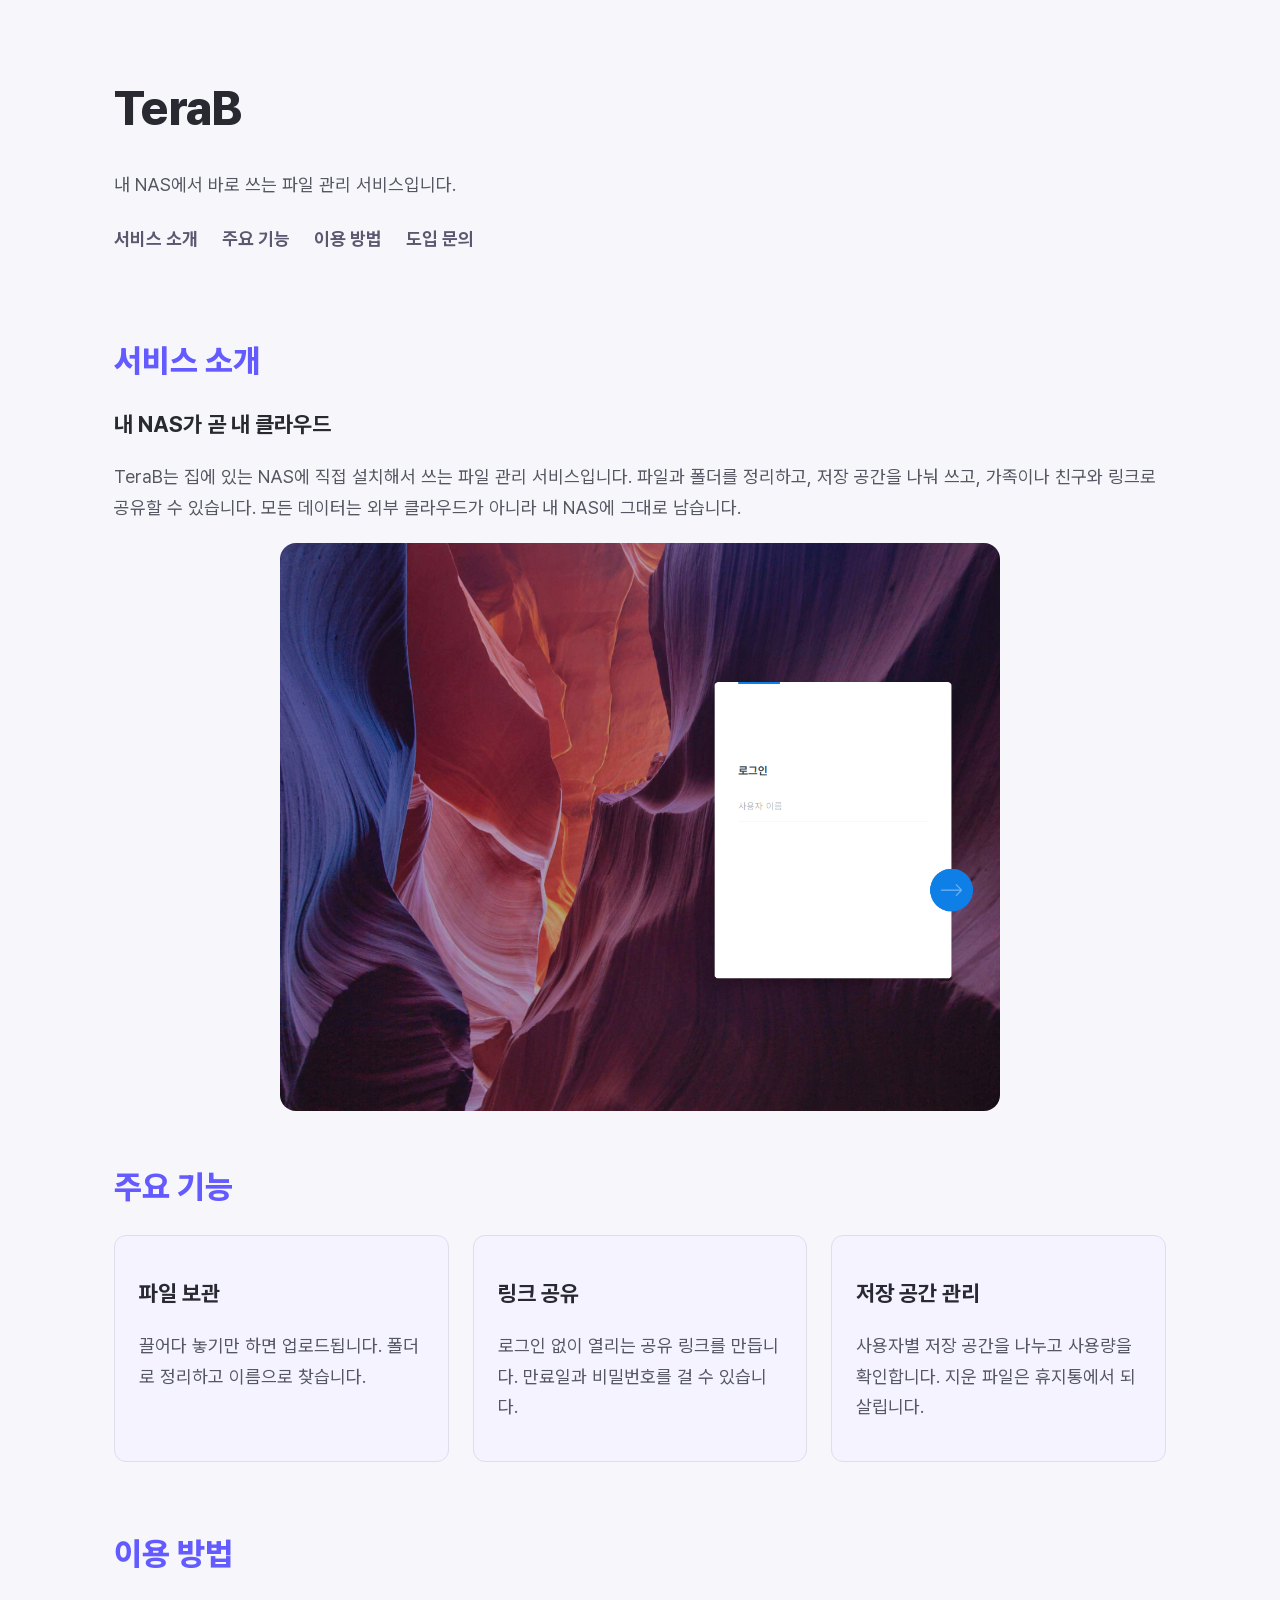
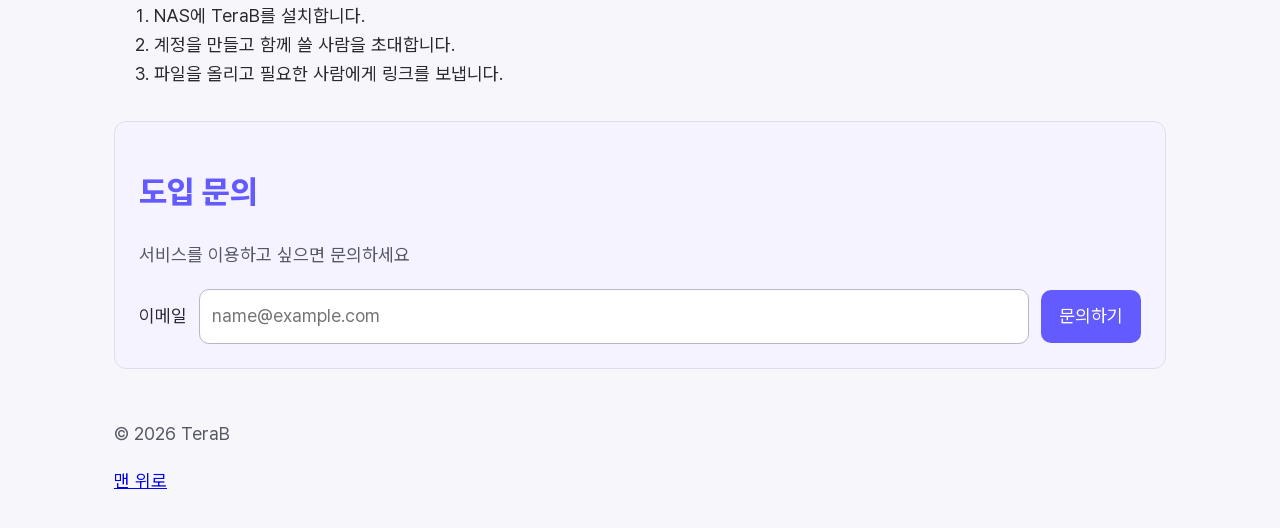
<file: step3/index.html>
<!DOCTYPE html>
<html lang="ko">

<head>
  <meta charset="UTF-8">
  <meta name="viewport" content="width=device-width, initial-scale=1.0">
  <link rel="stylesheet" href="./style.css" />
  <title>TeraB | 서비스 소개</title>
</head>

<body>
  <!--
  사용자: 개인 NAS를 사용하는 사람
  목적: 파일/스토리지/파티션을 쉽게 구축 및 설정할 수 있다.
  핵심 행동: 필요한 영역으로 이동하고 이메일로 도입 신청을 한다.
  정보 순서: 서비스 소개 → 주요 기능 → 이용 방법 → 도입 문의
  -->

  <header id="top">
    <h1>TeraB</h1>
    <p>내 NAS에서 바로 쓰는 파일 관리 서비스입니다.</p>

    <nav aria-label="주요 메뉴">
      <a href="#about">서비스 소개</a>
      <a href="#features">주요 기능</a>
      <a href="#steps">이용 방법</a>
      <a href="#subscribe">도입 문의</a>
    </nav>
  </header>

  <main>
    <section id="about">
      <h2>서비스 소개</h2>
      <h3>내 NAS가 곧 내 클라우드</h3>
      <p>
        TeraB는 집에 있는 NAS에 직접 설치해서 쓰는 파일 관리 서비스입니다.
        파일과 폴더를 정리하고, 저장 공간을 나눠 쓰고, 가족이나 친구와 링크로 공유할 수 있습니다.
        모든 데이터는 외부 클라우드가 아니라 내 NAS에 그대로 남습니다.
      </p>

      <img src="./assets/images/service-login.png" alt="TeraB 웹 화면에서 로그인하는 모습">
    </section>

    <section id="features">
      <h2>주요 기능</h2>

      <ul class="features-list">
        <li class="feature-card">
          <h3>파일 보관</h3>
          <p>끌어다 놓기만 하면 업로드됩니다. 폴더로 정리하고 이름으로 찾습니다.</p>
        </li>
        <li class="feature-card">
          <h3>링크 공유</h3>
          <p>로그인 없이 열리는 공유 링크를 만듭니다. 만료일과 비밀번호를 걸 수 있습니다.</p>
        </li>
        <li class="feature-card">
          <h3>저장 공간 관리</h3>
          <p>사용자별 저장 공간을 나누고 사용량을 확인합니다. 지운 파일은 휴지통에서 되살립니다.</p>
        </li>
      </ul>
    </section>

    <section id="steps">
      <h2>이용 방법</h2>

      <ol>
        <li>NAS에 TeraB를 설치합니다.</li>
        <li>계정을 만들고 함께 쓸 사람을 초대합니다.</li>
        <li>파일을 올리고 필요한 사람에게 링크를 보냅니다.</li>
      </ol>
    </section>

    <section id="subscribe" class="subscribe-card">
      <h2>도입 문의</h2>
      <p>서비스를 이용하고 싶으면 문의하세요</p>

      <form>
        <label for="email">이메일</label>
        <input type="email" id="email" name="email" placeholder="name@example.com" required>
        <button type="submit">문의하기</button>
      </form>
    </section>
  </main>

  <footer>
    <p>© 2026 TeraB</p>
    <a href="#top">맨 위로</a>
  </footer>
</body>

</html>
</file>
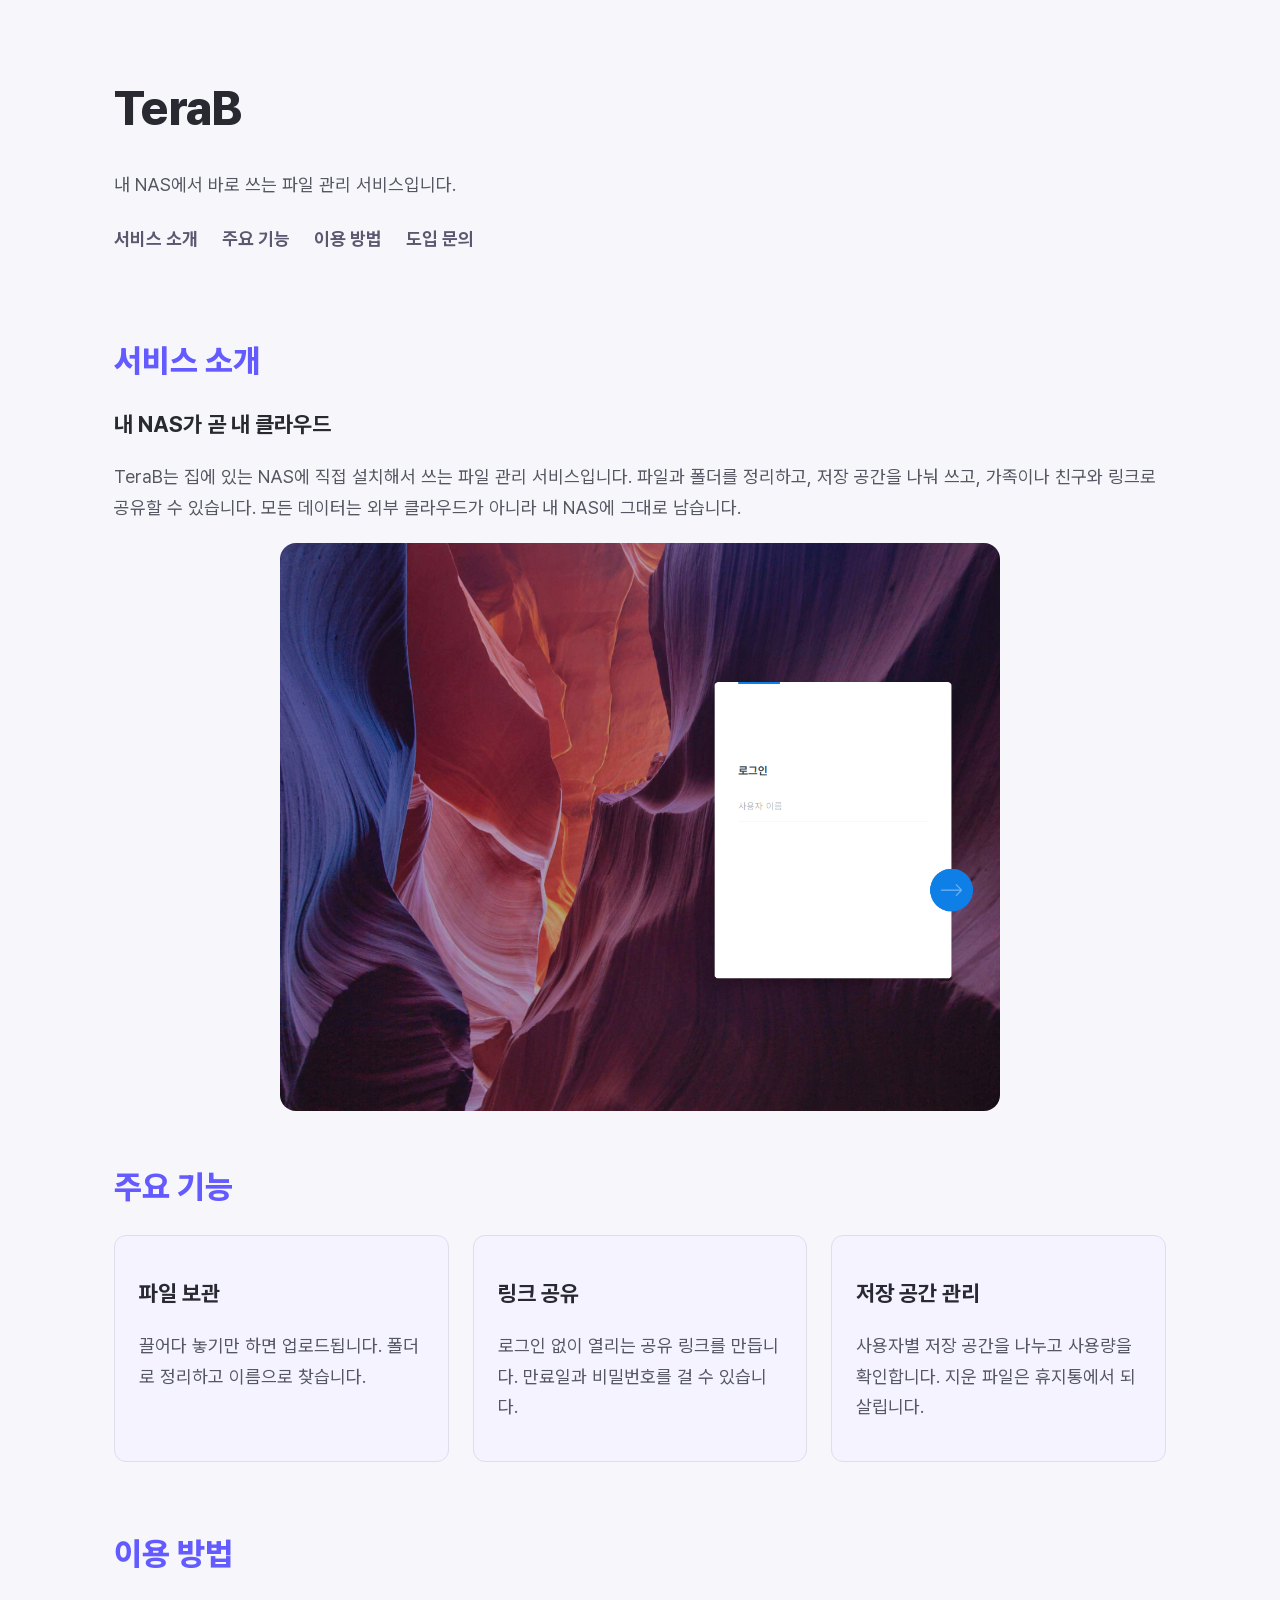
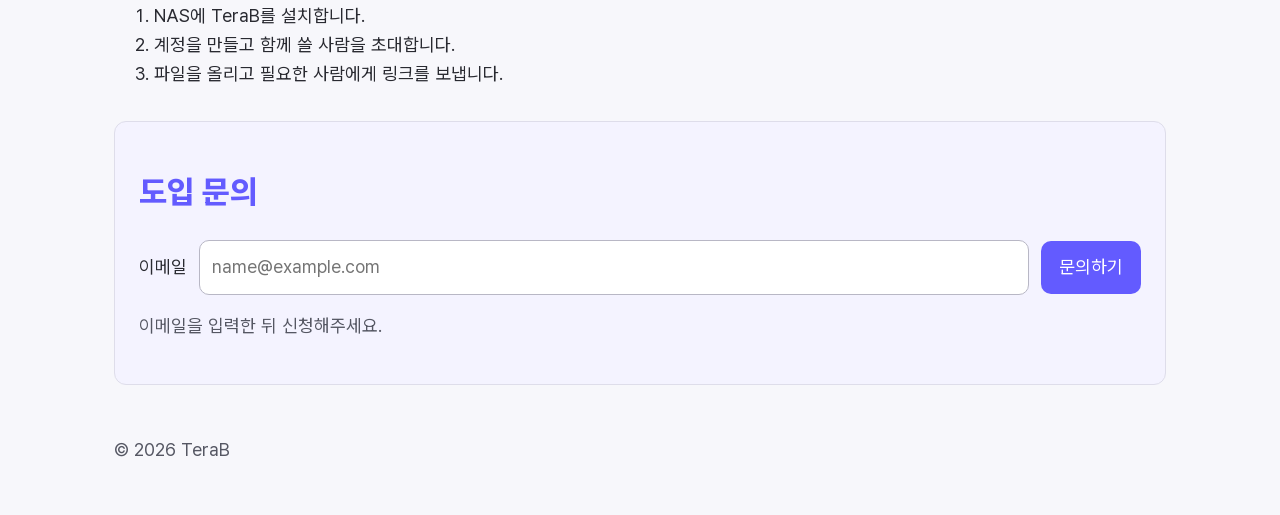
<file: step5/index.html>
<!DOCTYPE html>
<html lang="ko">

<head>
  <meta charset="UTF-8">
  <meta name="viewport" content="width=device-width, initial-scale=1.0">
  <link rel="stylesheet" href="./style.css" />
  <title>TeraB | 서비스 소개</title>
</head>

<body>
  <!--
  사용자: 개인 NAS를 사용하는 사람
  목적: 파일/스토리지/파티션을 쉽게 구축 및 설정할 수 있다.
  핵심 행동: 필요한 영역으로 이동하고 이메일로 도입 신청을 한다.
  정보 순서: 서비스 소개 → 주요 기능 → 이용 방법 → 도입 문의
  -->

  <header id="top">
    <h1>TeraB</h1>
    <p>내 NAS에서 바로 쓰는 파일 관리 서비스입니다.</p>

    <nav aria-label="주요 메뉴">
      <a href="#about">서비스 소개</a>
      <a href="#features">주요 기능</a>
      <a href="#steps">이용 방법</a>
      <a href="#subscribe">도입 문의</a>
    </nav>
  </header>

  <main>
    <section id="about">
      <h2>서비스 소개</h2>
      <h3>내 NAS가 곧 내 클라우드</h3>
      <p>
        TeraB는 집에 있는 NAS에 직접 설치해서 쓰는 파일 관리 서비스입니다.
        파일과 폴더를 정리하고, 저장 공간을 나눠 쓰고, 가족이나 친구와 링크로 공유할 수 있습니다.
        모든 데이터는 외부 클라우드가 아니라 내 NAS에 그대로 남습니다.
      </p>

      <img src="./assets/images/service-login.png" alt="TeraB 웹 화면에서 로그인하는 모습">
    </section>

    <section id="features">
      <h2>주요 기능</h2>

      <ul class="features-list">
        <li class="feature-card">
          <h3>파일 보관</h3>
          <p>끌어다 놓기만 하면 업로드됩니다. 폴더로 정리하고 이름으로 찾습니다.</p>
        </li>
        <li class="feature-card">
          <h3>링크 공유</h3>
          <p>로그인 없이 열리는 공유 링크를 만듭니다. 만료일과 비밀번호를 걸 수 있습니다.</p>
        </li>
        <li class="feature-card">
          <h3>저장 공간 관리</h3>
          <p>사용자별 저장 공간을 나누고 사용량을 확인합니다. 지운 파일은 휴지통에서 되살립니다.</p>
        </li>
      </ul>
    </section>

    <section id="steps">
      <h2>이용 방법</h2>

      <ol>
        <li>NAS에 TeraB를 설치합니다.</li>
        <li>계정을 만들고 함께 쓸 사람을 초대합니다.</li>
        <li>파일을 올리고 필요한 사람에게 링크를 보냅니다.</li>
      </ol>
    </section>

    <section id="subscribe" class="subscribe-card">
      <h2>도입 문의</h2>

      <form id="subscribe-form">
        <label for="email">이메일</label>
        <input type="email" id="email" name="email" placeholder="name@example.com" required>
        <button id="subscribeButton" type="submit">문의하기</button>
      </form>
      <p id="subscribeMessage" aria-live="polite">
        이메일을 입력한 뒤 신청해주세요.
      </p>
    </section>
  </main>

  <footer>
    <p>© 2026 TeraB</p>
  </footer>

  <script src="./script.js"></script>
</body>

</html>
</file>
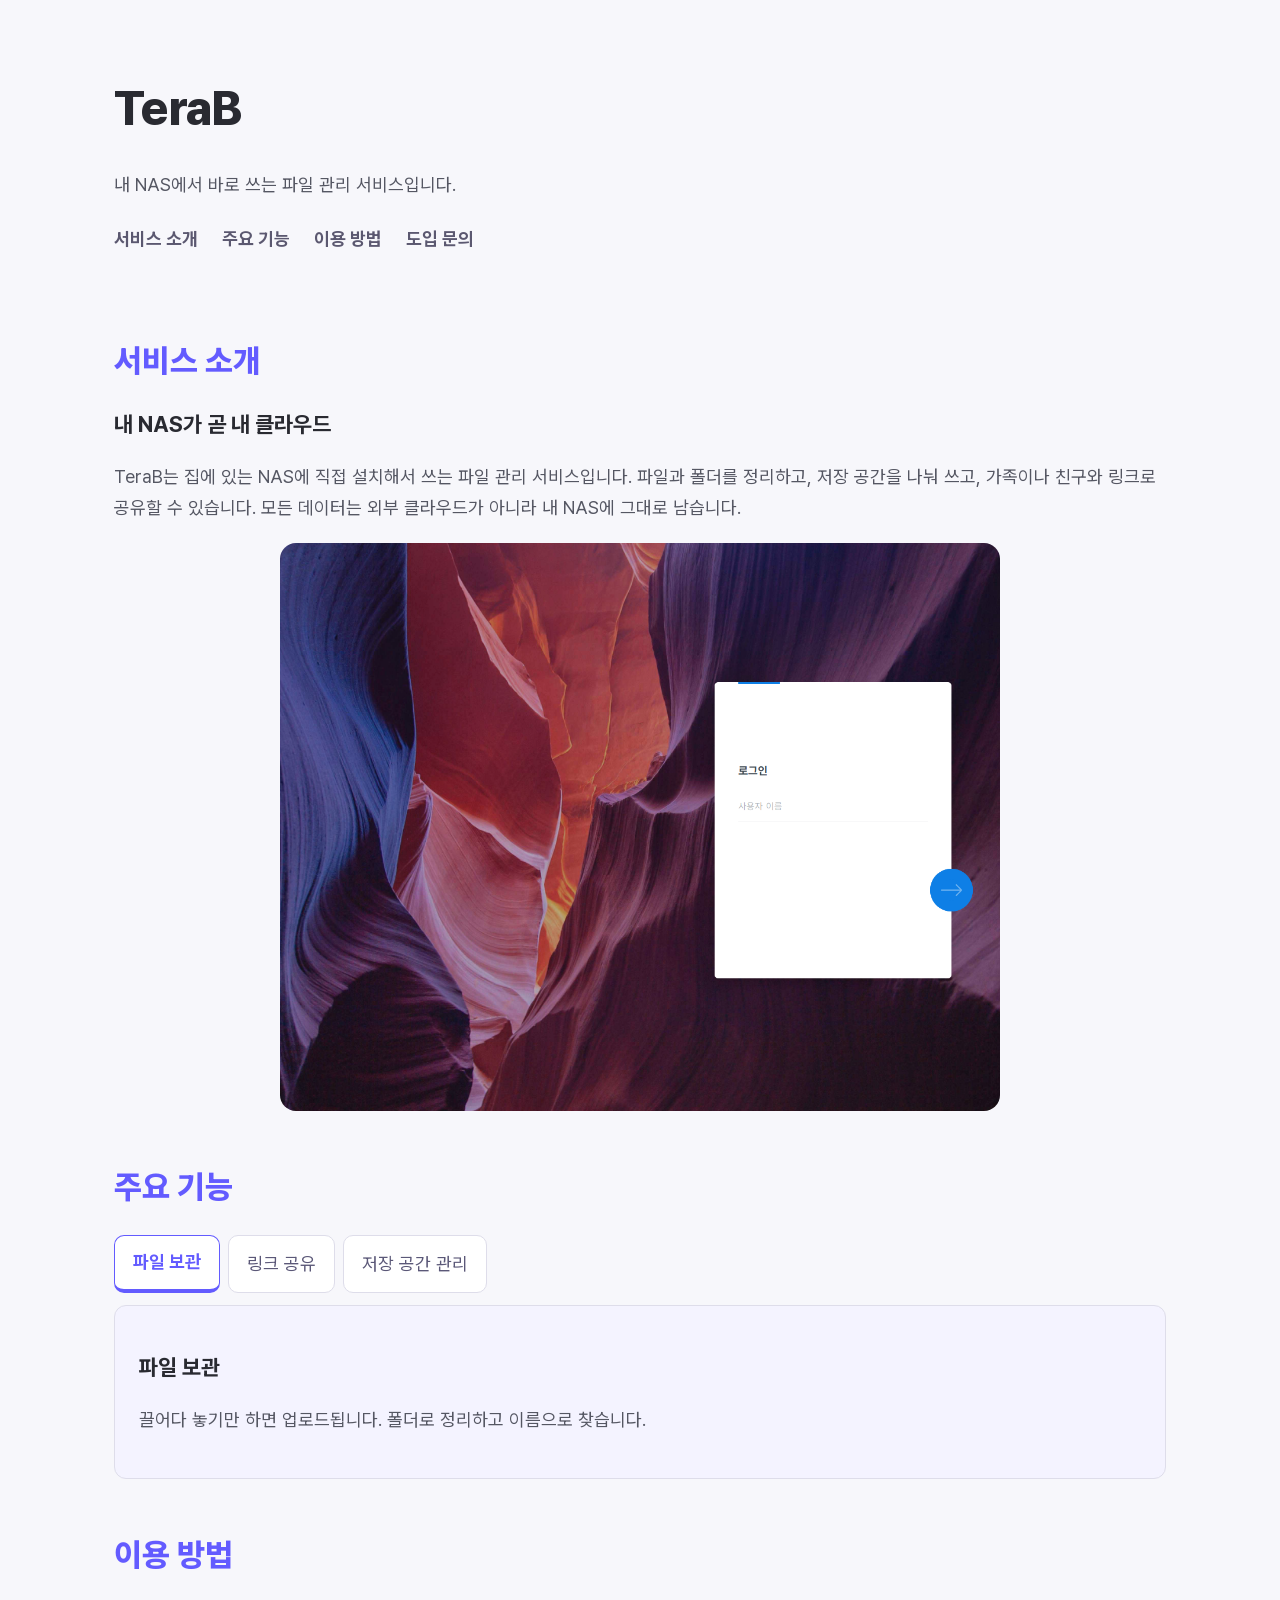
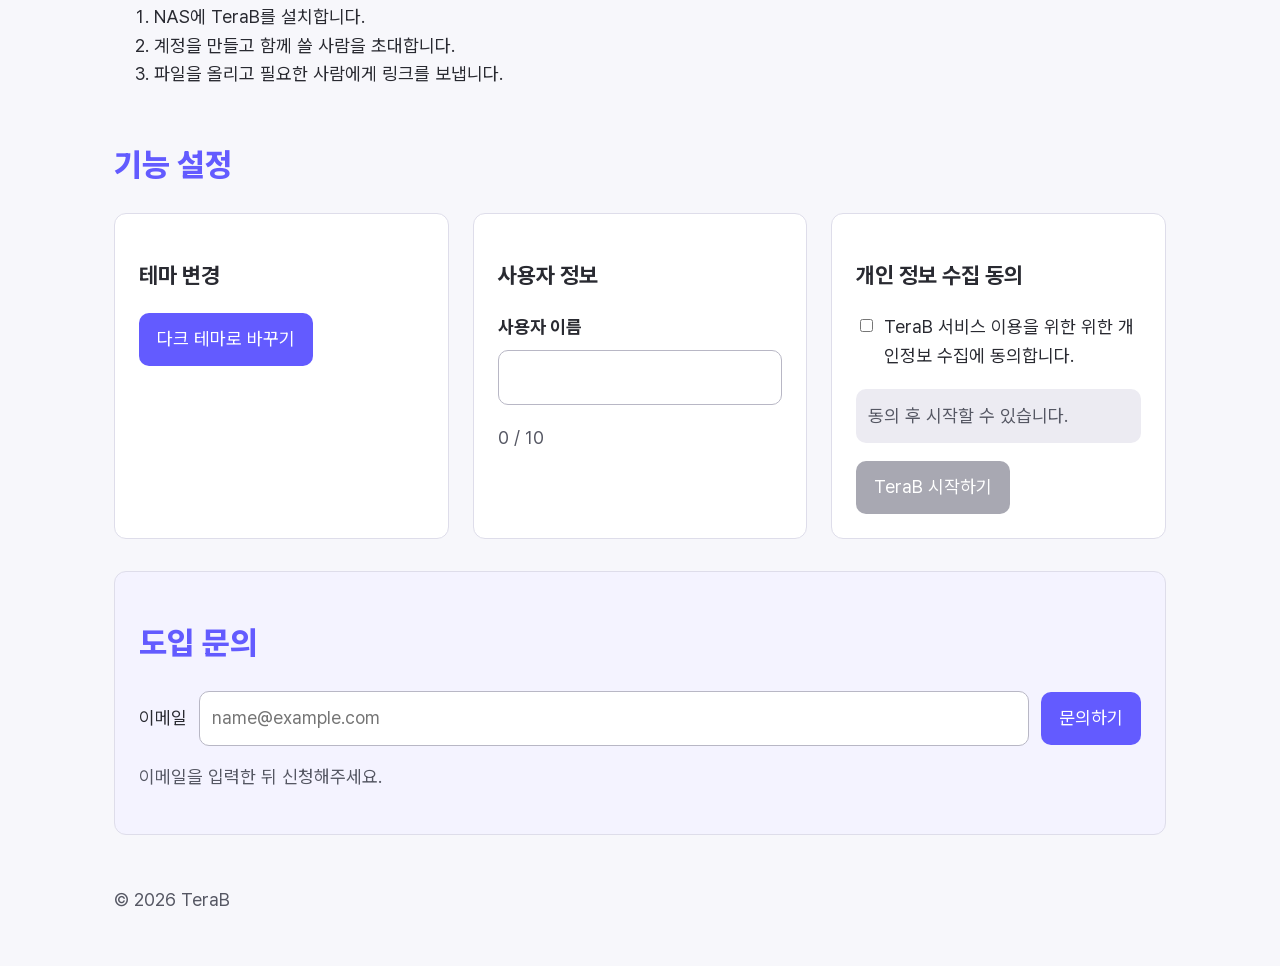
<file: step6/index.html>
<!DOCTYPE html>
<html lang="ko">

<head>
  <meta charset="UTF-8">
  <meta name="viewport" content="width=device-width, initial-scale=1.0">
  <link rel="stylesheet" href="./style.css" />
  <title>TeraB | 서비스 소개</title>
</head>

<body>
  <!--
  사용자: 개인 NAS를 사용하는 사람
  목적: 파일/스토리지/파티션을 쉽게 구축 및 설정할 수 있다.
  핵심 행동: 필요한 영역으로 이동하고 이메일로 도입 신청을 한다.
  정보 순서: 서비스 소개 → 주요 기능 → 이용 방법 → 도입 문의
  -->

  <header id="top">
    <h1>TeraB</h1>
    <p>내 NAS에서 바로 쓰는 파일 관리 서비스입니다.</p>

    <nav aria-label="주요 메뉴">
      <a href="#about">서비스 소개</a>
      <a href="#features">주요 기능</a>
      <a href="#steps">이용 방법</a>
      <a href="#subscribe">도입 문의</a>
    </nav>
  </header>

  <main>
    <section id="about">
      <h2>서비스 소개</h2>
      <h3>내 NAS가 곧 내 클라우드</h3>
      <p>
        TeraB는 집에 있는 NAS에 직접 설치해서 쓰는 파일 관리 서비스입니다.
        파일과 폴더를 정리하고, 저장 공간을 나눠 쓰고, 가족이나 친구와 링크로 공유할 수 있습니다.
        모든 데이터는 외부 클라우드가 아니라 내 NAS에 그대로 남습니다.
      </p>

      <img src="./assets/images/service-login.png" alt="TeraB 웹 화면에서 로그인하는 모습">
    </section>

    <section id="features">
      <h2>주요 기능</h2>

      <div class="tabs" role="tablist" aria-label="기능 선택">
        <button id="tab-file-storage" class="tab is-active" type="button" role="tab" aria-selected="true"
          aria-controls="feature-file-storage" data-target="#feature-file-storage">
          파일 보관
        </button>
        <button id="tab-share-link" class="tab" type="button" role="tab" aria-selected="false"
          aria-controls="feature-share-link" data-target="#feature-share-link">
          링크 공유
        </button>
        <button id="tab-manage-storage" class="tab" type="button" role="tab" aria-selected="false"
          aria-controls="feature-manage-storage" data-target="#feature-manage-storage">
          저장 공간 관리
        </button>

        <!-- <li class="feature-card">
          <h3>파일 보관</h3>
          <p>끌어다 놓기만 하면 업로드됩니다. 폴더로 정리하고 이름으로 찾습니다.</p>
        </li>
        <li class="feature-card">
          <h3>링크 공유</h3>
          <p>로그인 없이 열리는 공유 링크를 만듭니다. 만료일과 비밀번호를 걸 수 있습니다.</p>
        </li>
        <li class="feature-card">
          <h3>저장 공간 관리</h3>
          <p>사용자별 저장 공간을 나누고 사용량을 확인합니다. 지운 파일은 휴지통에서 되살립니다.</p>
        </li> -->
      </div>

      <div id="feature-file-storage" class="panel is-active" role="tabpanel" aria-labelledby="tab-file-storage">
        <h3>파일 보관</h3>
        <p>끌어다 놓기만 하면 업로드됩니다. 폴더로 정리하고 이름으로 찾습니다.</p>
      </div>

      <div id="feature-share-link" class="panel" role="tabpanel" aria-labelledby="tab-share-link" hidden>
        <h3>링크 공유</h3>
        <p>로그인 없이 열리는 공유 링크를 만듭니다. 만료일과 비밀번호를 걸 수 있습니다.</p>
      </div>

      <div id="feature-manage-storage" class="panel" role="tabpanel" aria-labelledby="tab-manage-storage" hidden>
        <h3>저장 공간 관리</h3>
        <p>사용자별 저장 공간을 나누고 사용량을 확인합니다. 지운 파일은 휴지통에서 되살립니다.</p>
      </div>

    </section>

    <section id="steps">
      <h2>이용 방법</h2>

      <ol>
        <li>NAS에 TeraB를 설치합니다.</li>
        <li>계정을 만들고 함께 쓸 사람을 초대합니다.</li>
        <li>파일을 올리고 필요한 사람에게 링크를 보냅니다.</li>
      </ol>
    </section>

    <section id="event-practice">
      <h2>기능 설정</h2>

      <div class="event-grid">
        <article class="event-card">
          <h3>테마 변경</h3>
          <button id="themeButton" type="button">다크 테마로 바꾸기</button>
        </article>

        <article class="event-card">
          <h3>사용자 정보</h3>
          <label for="nickname">사용자 이름</label>
          <input type="text" id="nickname" maxlength="10" />
          <p id="nicknameCount" aria-live="polite">0 / 10</p>
        </article>

        <article class="event-card">
          <h3>개인 정보 수집 동의</h3>
          <label class="agree-row">
            <input type="checkbox" id="agreeCheck" />
            TeraB 서비스 이용을 위한 위한 개인정보 수집에 동의합니다.
          </label>
          <p id="agreeMessage" aria-live="polite">
            동의 후 시작할 수 있습니다.
          </p>
          <button id="startButton" type="button" disabled>
            TeraB 시작하기
          </button>
        </article>
      </div>
    </section>

    <section id="subscribe" class="subscribe-card">
      <h2>도입 문의</h2>

      <form id="subscribe-form">
        <label for="email">이메일</label>
        <input type="email" id="email" name="email" placeholder="name@example.com" required>
        <button id="subscribeButton" type="submit">문의하기</button>
      </form>
      <p id="subscribeMessage" aria-live="polite">
        이메일을 입력한 뒤 신청해주세요.
      </p>
    </section>
  </main>

  <footer>
    <p>© 2026 TeraB</p>
  </footer>

  <script src="./script.js"></script>
</body>

</html>
</file>
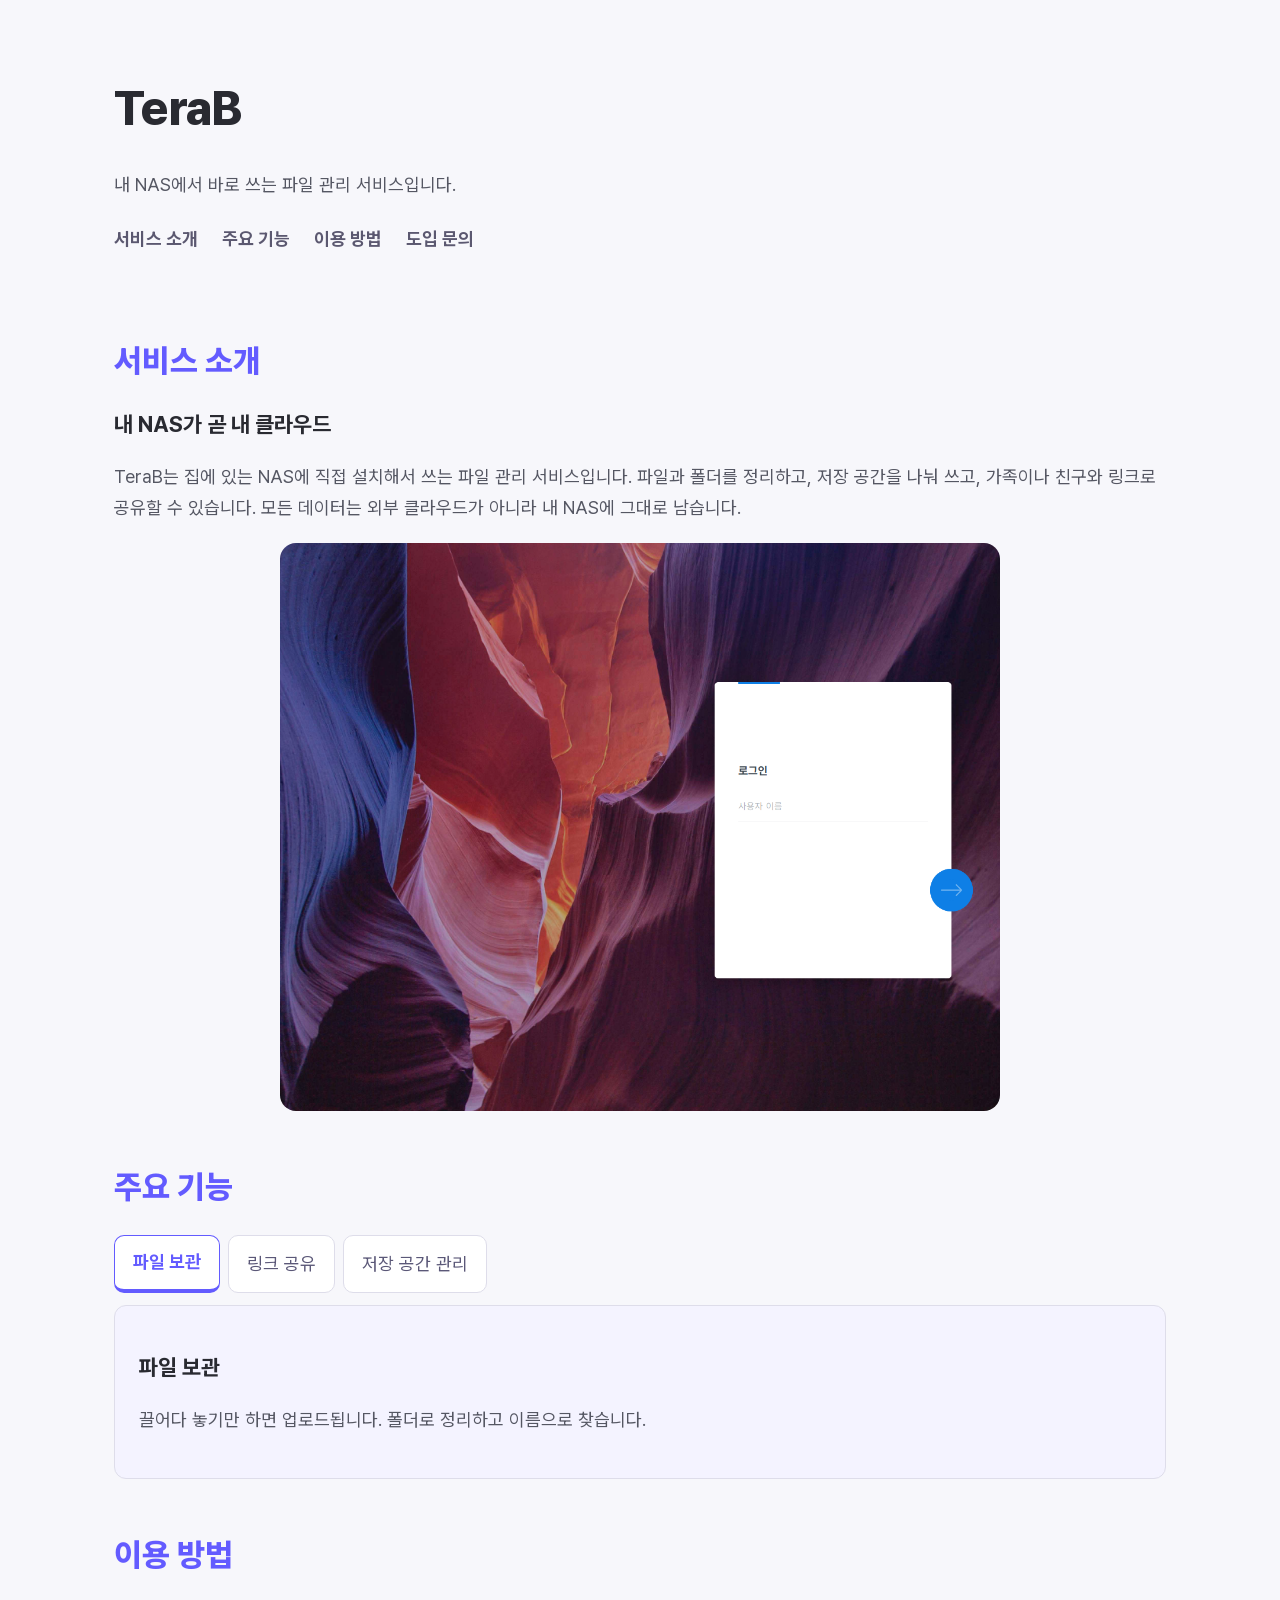
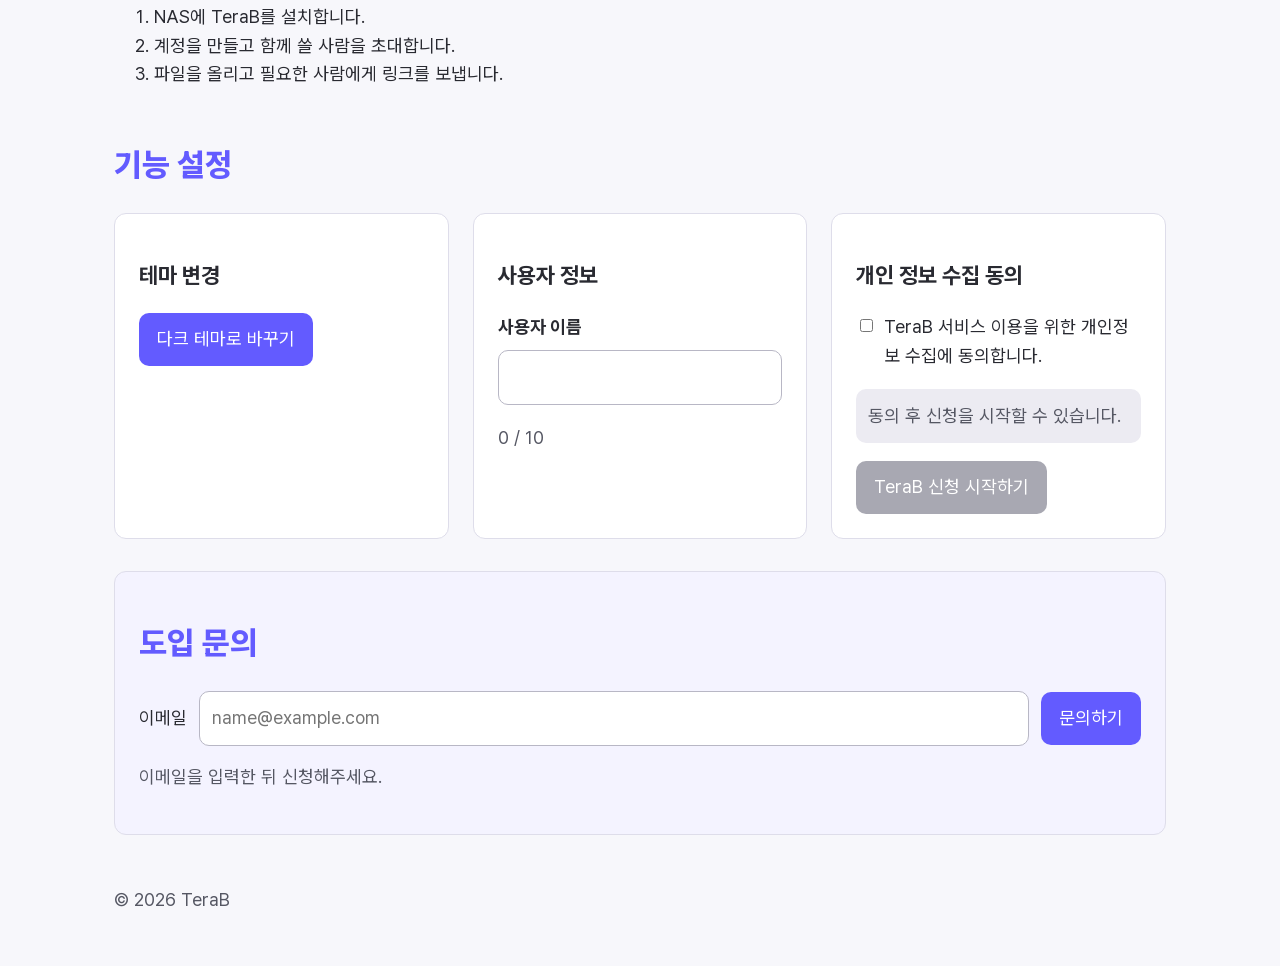
<file: step7/index.html>
<!DOCTYPE html>
<html lang="ko">

<head>
  <meta charset="UTF-8">
  <meta name="viewport" content="width=device-width, initial-scale=1.0">
  <link rel="stylesheet" href="./style.css" />
  <title>TeraB | 서비스 소개</title>
</head>

<body>
  <header id="top">
    <h1>TeraB</h1>
    <p>내 NAS에서 바로 쓰는 파일 관리 서비스입니다.</p>

    <nav aria-label="주요 메뉴">
      <a href="#about">서비스 소개</a>
      <a href="#features">주요 기능</a>
      <a href="#steps">이용 방법</a>
      <a href="#subscribe">도입 문의</a>
    </nav>
  </header>

  <main>
    <section id="about">
      <h2>서비스 소개</h2>
      <h3>내 NAS가 곧 내 클라우드</h3>
      <p>
        TeraB는 집에 있는 NAS에 직접 설치해서 쓰는 파일 관리 서비스입니다.
        파일과 폴더를 정리하고, 저장 공간을 나눠 쓰고, 가족이나 친구와 링크로 공유할 수 있습니다.
        모든 데이터는 외부 클라우드가 아니라 내 NAS에 그대로 남습니다.
      </p>

      <img src="./assets/images/service-login.png" alt="TeraB 웹 화면에서 로그인하는 모습">
    </section>

    <section id="features">
      <h2>주요 기능</h2>

      <div class="tabs" role="tablist" aria-label="기능 선택">
        <button id="tab-file-storage" class="tab is-active" type="button" role="tab" aria-selected="true"
          aria-controls="feature-file-storage" data-target="#feature-file-storage">
          파일 보관
        </button>
        <button id="tab-share-link" class="tab" type="button" role="tab" aria-selected="false"
          aria-controls="feature-share-link" data-target="#feature-share-link">
          링크 공유
        </button>
        <button id="tab-manage-storage" class="tab" type="button" role="tab" aria-selected="false"
          aria-controls="feature-manage-storage" data-target="#feature-manage-storage">
          저장 공간 관리
        </button>
      </div>

      <div id="feature-file-storage" class="panel is-active" role="tabpanel" aria-labelledby="tab-file-storage">
        <h3>파일 보관</h3>
        <p>끌어다 놓기만 하면 업로드됩니다. 폴더로 정리하고 이름으로 찾습니다.</p>
      </div>

      <div id="feature-share-link" class="panel" role="tabpanel" aria-labelledby="tab-share-link" hidden>
        <h3>링크 공유</h3>
        <p>로그인 없이 열리는 공유 링크를 만듭니다. 만료일과 비밀번호를 걸 수 있습니다.</p>
      </div>

      <div id="feature-manage-storage" class="panel" role="tabpanel" aria-labelledby="tab-manage-storage" hidden>
        <h3>저장 공간 관리</h3>
        <p>사용자별 저장 공간을 나누고 사용량을 확인합니다. 지운 파일은 휴지통에서 되살립니다.</p>
      </div>

    </section>

    <section id="steps">
      <h2>이용 방법</h2>

      <ol>
        <li>NAS에 TeraB를 설치합니다.</li>
        <li>계정을 만들고 함께 쓸 사람을 초대합니다.</li>
        <li>파일을 올리고 필요한 사람에게 링크를 보냅니다.</li>
      </ol>
    </section>

    <section id="event-practice">
      <h2>기능 설정</h2>

      <div class="event-grid">
        <article class="event-card">
          <h3>테마 변경</h3>
          <button id="themeButton" type="button">다크 테마로 바꾸기</button>
        </article>

        <article class="event-card">
          <h3>사용자 정보</h3>
          <label for="nickname">사용자 이름</label>
          <input type="text" id="nickname" maxlength="10" />
          <p id="nicknameCount" aria-live="polite">0 / 10</p>
        </article>

        <article class="event-card">
          <h3>개인 정보 수집 동의</h3>
          <label class="agree-row">
            <input type="checkbox" id="agreeCheck" />
            TeraB 서비스 이용을 위한 개인정보 수집에 동의합니다.
          </label>
          <p id="agreeMessage" aria-live="polite">
            동의 후 신청을 시작할 수 있습니다.
          </p>
          <button id="startButton" type="button" disabled>
            TeraB 신청 시작하기
          </button>
        </article>
      </div>
    </section>

    <dialog id="recording-dialog" aria-labelledby="recording-title" aria-describedby="recording-description">
      <h2 id="recording-title">개인정보 수집 안내</h2>
      <p id="recording-description">입력한 정보는 TeraB 신청 안내에만 사용됩니다. 지금은 이용 옵션만 선택하며 설치는 시작되지 않습니다.</p>
      <div class="dialog-actions">
        <button id="recording-cancel" type="button">돌아가기</button>
        <button id="recording-confirm" type="button">동의하고 신청 시작하기</button>
      </div>
    </dialog>

    <section id="training-flow" class="training-flow" hidden>
      <h2>TeraB 신청 설정</h2>
      <p class="progress" aria-label="설정 진행 단계">
        <span class="progress__item">1 - 정보</span>
        <span class="progress__item">2 - 옵션</span>
        <span class="progress__item">3 - 확인</span>
      </p>

      <section class="step" data-step="1" hidden>
        <h3>신청 정보를 입력해 주세요.</h3>
        <label for="presentation-title">저장 공간 이름</label>
        <input id="presentation-title" type="text" placeholder="예: 우리집 NAS 보관함" aria-describedby="title-error" />
        <p id="title-error" class="error-message" aria-live="polite"></p>
        <button id="title-next" type="button">이용 옵션 선택하기</button>
      </section>

      <section class="step" data-step="2" hidden>
        <h3>이용 옵션을 선택해 주세요.</h3>
        <label for="duration-range">저장 용량</label>
        <input id="duration-range" type="range" min="0" max="2" step="1" value="1" />
        <output id="duration-value" for="duration-range">5TB</output>
        <label><input type="checkbox" id="qna-option" />링크 공유 포함</label>
        <fieldset id="qna-options" hidden>
          <legend>동시 공유 링크 수</legend>
          <label><input type="radio" name="qna-count" value="1" />1개</label>
          <label><input type="radio" name="qna-count" value="2" checked />2개</label>
          <label><input type="radio" name="qna-count" value="3" />3개</label>
        </fieldset>
        <div class="step-actions">
          <button id="option-prev" type="button">이전</button>
          <button id="option-next" type="button">내용 확인하기</button>
        </div>
      </section>

      <section class="step" data-step="3" hidden>
        <h3>입력한 내용을 확인해 주세요.</h3>
        <div class="summary-list">
          <div><span>저장 공간 이름</span><strong id="summary-title"></strong></div>
          <div><span>저장 용량</span><strong id="summary-duration"></strong></div>
          <div><span>링크 공유</span><strong id="summary-qna"></strong></div>
        </div>
        <div class="step-actions">
          <button id="summary-prev" type="button">수정하기</button>
          <button id="finish-button" type="button">설정 완료하기</button>
        </div>
      </section>

      <section class="step complete-step" data-step="4" hidden>
        <h3>TeraB 신청 설정이 완료되었습니다.</h3>
        <p>선택한 옵션을 확인했습니다. 필요하면 다시 설정할 수 있습니다.</p>
        <button id="restart-button" type="button">다시 설정하기</button>
      </section>
    </section>

    <section id="subscribe" class="subscribe-card">
      <h2>도입 문의</h2>

      <form id="subscribe-form">
        <label for="email">이메일</label>
        <input type="email" id="email" name="email" placeholder="name@example.com" required>
        <button id="subscribeButton" type="submit">문의하기</button>
      </form>
      <p id="subscribeMessage" aria-live="polite">
        이메일을 입력한 뒤 신청해주세요.
      </p>
    </section>
  </main>

  <footer>
    <p>© 2026 TeraB</p>
  </footer>

  <script src="./script.js"></script>
</body>

</html>
</file>
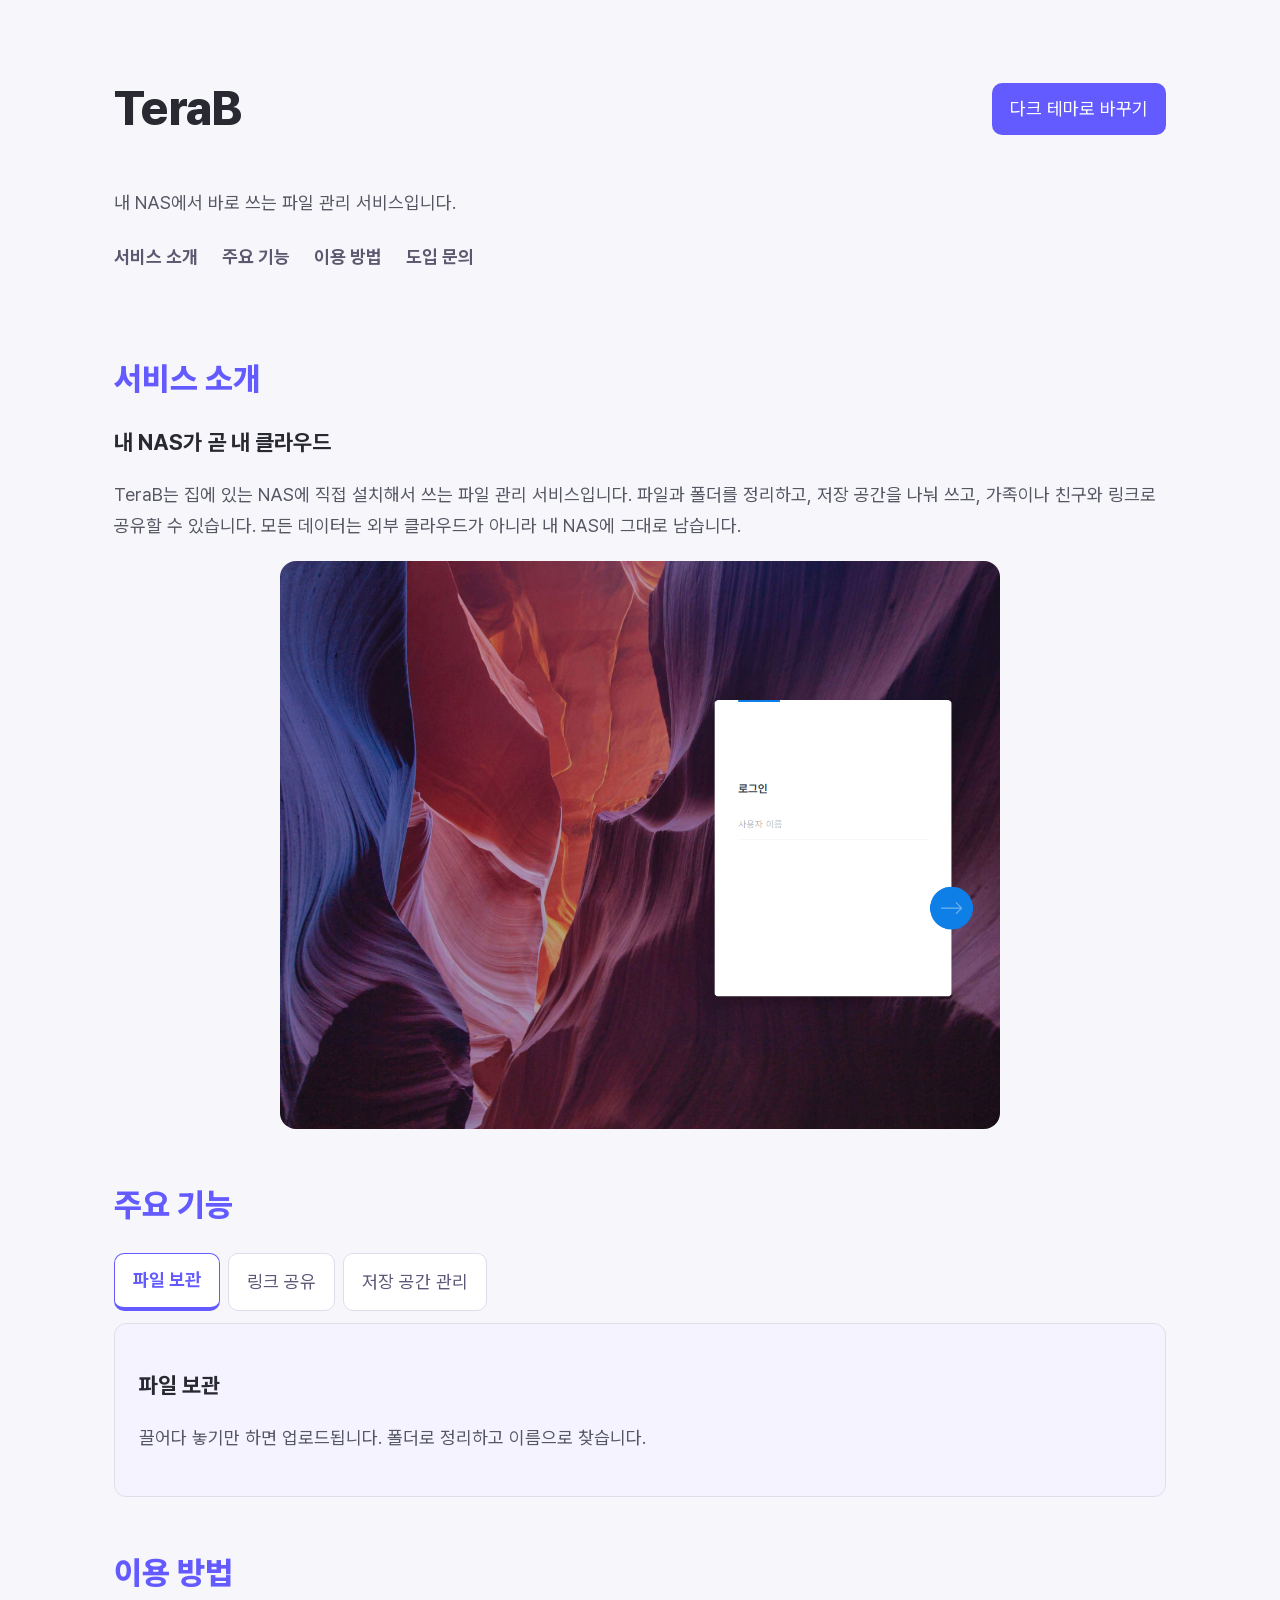
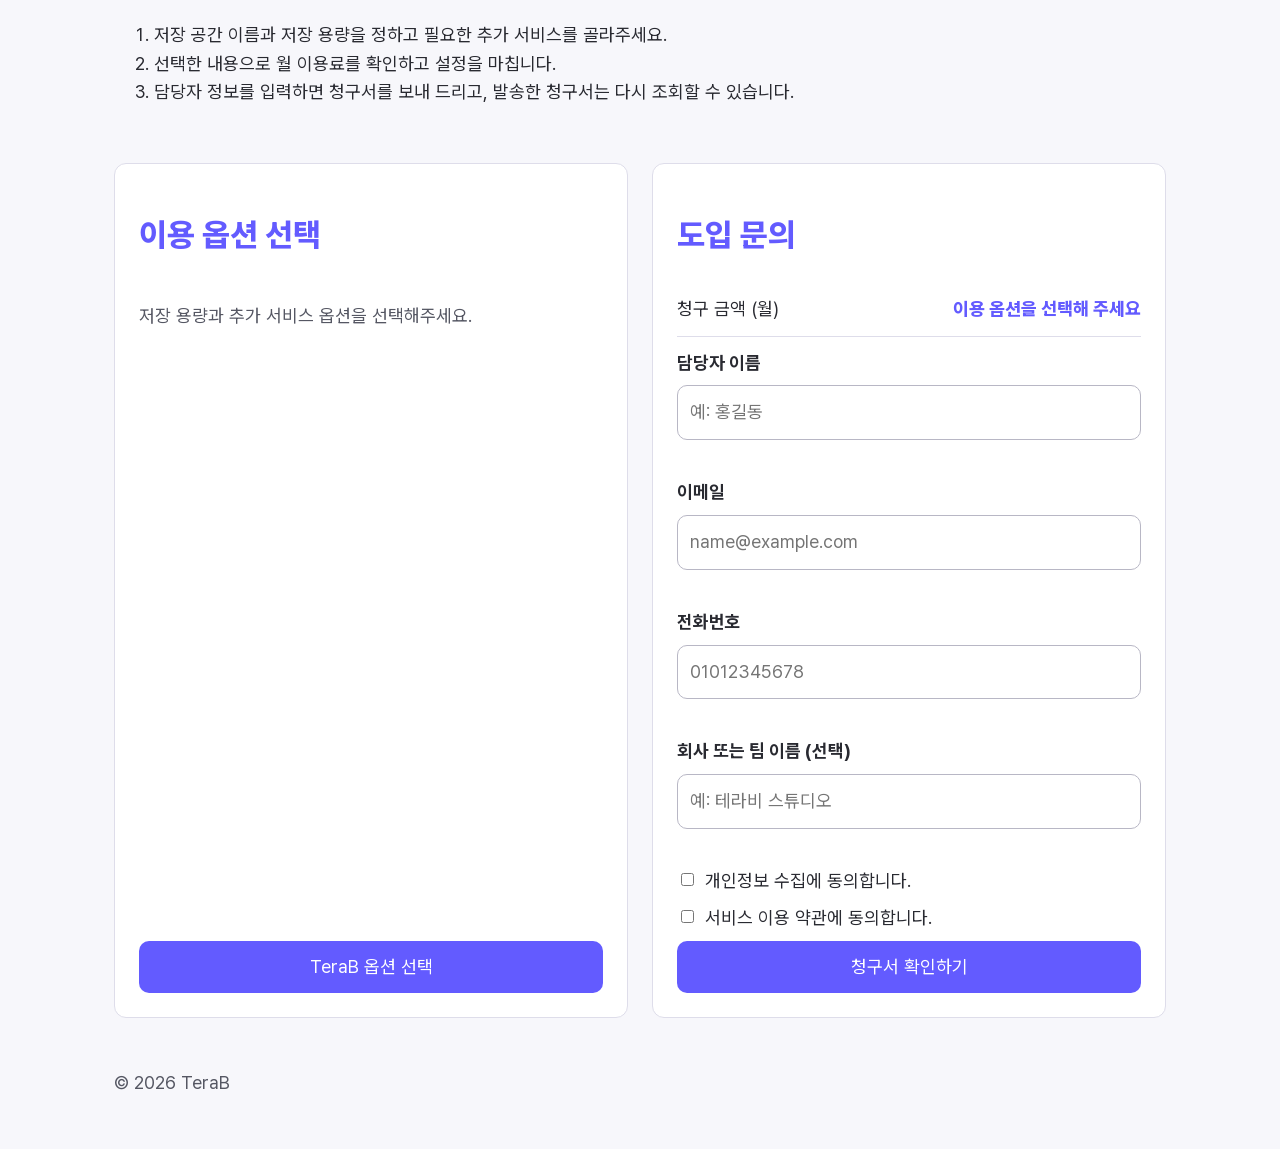
<file: step8-exam/index.html>
<!DOCTYPE html>
<html lang="ko">

<head>
  <meta charset="UTF-8">
  <meta name="viewport" content="width=device-width, initial-scale=1.0">
  <link rel="stylesheet" href="./style.css" />
  <title>TeraB | 서비스 소개</title>
</head>

<body>
  <header id="top">
    <div class="header-top">
      <h1>TeraB</h1>
      <button id="themeButton" class="theme-button" type="button">다크 테마로 바꾸기</button>
    </div>
    <p>내 NAS에서 바로 쓰는 파일 관리 서비스입니다.</p>

    <nav aria-label="주요 메뉴">
      <a href="#about">서비스 소개</a>
      <a href="#features">주요 기능</a>
      <a href="#steps">이용 방법</a>
      <a href="#subscribe">도입 문의</a>
    </nav>
  </header>

  <main>
    <section id="about">
      <h2>서비스 소개</h2>
      <h3>내 NAS가 곧 내 클라우드</h3>
      <p>
        TeraB는 집에 있는 NAS에 직접 설치해서 쓰는 파일 관리 서비스입니다.
        파일과 폴더를 정리하고, 저장 공간을 나눠 쓰고, 가족이나 친구와 링크로 공유할 수 있습니다.
        모든 데이터는 외부 클라우드가 아니라 내 NAS에 그대로 남습니다.
      </p>

      <img src="./assets/images/service-login.png" alt="TeraB 웹 화면에서 로그인하는 모습">
    </section>

    <section id="features">
      <h2>주요 기능</h2>

      <div class="tabs" role="tablist" aria-label="기능 선택">
        <button id="tab-file-storage" class="tab is-active" type="button" role="tab" aria-selected="true"
          aria-controls="feature-file-storage" data-target="#feature-file-storage">
          파일 보관
        </button>
        <button id="tab-share-link" class="tab" type="button" role="tab" aria-selected="false"
          aria-controls="feature-share-link" data-target="#feature-share-link">
          링크 공유
        </button>
        <button id="tab-manage-storage" class="tab" type="button" role="tab" aria-selected="false"
          aria-controls="feature-manage-storage" data-target="#feature-manage-storage">
          저장 공간 관리
        </button>
      </div>

      <div id="feature-file-storage" class="panel is-active" role="tabpanel" aria-labelledby="tab-file-storage">
        <h3>파일 보관</h3>
        <p>끌어다 놓기만 하면 업로드됩니다. 폴더로 정리하고 이름으로 찾습니다.</p>
      </div>

      <div id="feature-share-link" class="panel" role="tabpanel" aria-labelledby="tab-share-link" hidden>
        <h3>링크 공유</h3>
        <p>로그인 없이 열리는 공유 링크를 만듭니다. 만료일과 비밀번호를 걸 수 있습니다.</p>
      </div>

      <div id="feature-manage-storage" class="panel" role="tabpanel" aria-labelledby="tab-manage-storage" hidden>
        <h3>저장 공간 관리</h3>
        <p>사용자별 저장 공간을 나누고 사용량을 확인합니다. 지운 파일은 휴지통에서 되살립니다.</p>
      </div>

    </section>

    <section id="steps">
      <h2>이용 방법</h2>

      <ol>
        <li>저장 공간 이름과 저장 용량을 정하고 필요한 추가 서비스를 골라주세요.</li>
        <li>선택한 내용으로 월 이용료를 확인하고 설정을 마칩니다.</li>
        <li>담당자 정보를 입력하면 청구서를 보내 드리고, 발송한 청구서는 다시 조회할 수 있습니다.</li>
      </ol>
    </section>

    <section class="apply-grid">
      <article id="start-apply" class="event-card">
        <h2>이용 옵션 선택</h2>
        <p id="apply-hint">저장 용량과 추가 서비스 옵션을 선택해주세요.</p>
        <div class="summary-list" id="apply-summary" hidden></div>
        <div class="form-actions">
          <button id="startButton" type="button">TeraB 옵션 선택</button>
        </div>
      </article>

      <article id="subscribe" class="subscribe-card">
        <h2>도입 문의</h2>

        <div class="summary-list">
          <div class="is-total"><span>청구 금액 (월)</span><strong id="billing-total">이용 옵션을 선택해 주세요</strong></div>
        </div>

        <form id="subscribe-form" novalidate>
          <div class="form-field">
            <label for="contact-name">담당자 이름</label>
            <input type="text" id="contact-name" name="contact-name" placeholder="예: 홍길동" />
            <p class="field-error" aria-live="polite"></p>
          </div>
          <div class="form-field">
            <label for="contact-email">이메일</label>
            <input type="email" id="contact-email" name="email" placeholder="name@example.com" />
            <p class="field-error" aria-live="polite"></p>
          </div>
          <div class="form-field">
            <label for="contact-phone">전화번호</label>
            <input type="tel" id="contact-phone" name="contact-phone" placeholder="01012345678" inputmode="numeric"
              minlength="11" maxlength="11" pattern="01[0-9]{9}" />
            <p class="field-error" aria-live="polite"></p>
          </div>
          <div class="form-field">
            <label for="contact-company">회사 또는 팀 이름 (선택)</label>
            <input type="text" id="contact-company" name="contact-company" placeholder="예: 테라비 스튜디오" />
            <p class="field-error" aria-live="polite"></p>
          </div>

          <label class="agree-row">
            <input type="checkbox" id="agreeCheck" />
            개인정보 수집에 동의합니다.
          </label>
          <label class="agree-row">
            <input type="checkbox" id="termsCheck" />
            서비스 이용 약관에 동의합니다.
          </label>

          <div class="form-actions">
            <button id="subscribeButton" type="submit">청구서 확인하기</button>
            <button id="viewInvoiceButton" class="button-outline" type="button" hidden>조회하기</button>
            <button id="cancelSendButton" class="button-outline" type="button" hidden>취소하기</button>
          </div>
        </form>
        <p id="subscribeMessage" aria-live="polite"></p>
      </article>
    </section>

    <dialog id="flow-dialog" class="flow-dialog" aria-labelledby="flow-title">
      <div class="dialog-head">
        <h2 id="flow-title">TeraB 신청 설정</h2>
        <button id="flow-close" class="dialog-close" type="button" aria-label="신청 설정 닫기">닫기</button>
      </div>

      <ol id="progress" class="progress" aria-label="설정 진행 단계">
        <li class="progress__item"><span class="progress__dot">1</span>정보</li>
        <li class="progress__item"><span class="progress__dot">2</span>용량</li>
        <li class="progress__item"><span class="progress__dot">3</span>추가 서비스</li>
        <li class="progress__item"><span class="progress__dot">4</span>확인</li>
      </ol>

      <section class="step" data-step="1" hidden>
        <h3>저장 공간 이름을 입력해 주세요.</h3>
        <div class="form-field">
          <input id="presentation-title" type="text" placeholder="예: 우리집 NAS 보관함" />
          <p id="title-error" class="field-error" aria-live="polite"></p>
        </div>
        <div class="step-actions">
          <button id="title-next" type="button">다음</button>
        </div>
      </section>

      <section class="step" data-step="2" hidden>
        <h3>저장 용량을 선택해 주세요.</h3>
        <input id="duration-range" type="range" min="1" max="10" step="1" value="5" />
        <div class="price-box">
          <output id="duration-value" for="duration-range">5TB</output>
          <strong id="duration-price">175,000원</strong>
        </div>
        <div class="step-actions">
          <button id="option-prev" class="button-outline" type="button">이전</button>
          <button id="option-next" type="button">다음</button>
        </div>
      </section>

      <section class="step" data-step="3" hidden>
        <h3>추가 서비스를 선택해 주세요.</h3>
        <div class="extras-list">
          <label class="extra-row">
            <input type="checkbox" id="qna-option" />
            <span>링크 공유</span>
            <strong>링크당 6,000원</strong>
          </label>
          <fieldset id="qna-options" hidden>
            <legend>동시 공유 링크 수</legend>
            <label><input type="radio" name="qna-count" value="1" />1개</label>
            <label><input type="radio" name="qna-count" value="2" checked />2개</label>
            <label><input type="radio" name="qna-count" value="3" />3개</label>
          </fieldset>
          <label class="extra-row">
            <input type="checkbox" name="extra" data-name="자동 백업" data-price="15000" />
            <span>자동 백업</span>
            <strong>15,000원</strong>
          </label>
          <label class="extra-row">
            <input type="checkbox" name="extra" data-name="전담 기술 지원" data-price="40000" />
            <span>전담 기술 지원</span>
            <strong>40,000원</strong>
          </label>
          <label class="extra-row">
            <input type="checkbox" name="extra" data-name="SSO 계정 연동" data-price="20000" />
            <span>SSO 계정 연동</span>
            <strong>20,000원</strong>
          </label>
        </div>

        <div class="chosen-box">
          <h4>선택한 옵션</h4>
          <p id="extras-selected" aria-live="polite">선택한 추가 서비스가 없습니다.</p>
        </div>

        <div class="price-box">
          <span>추가 서비스 요금</span>
          <strong id="extras-subtotal">0원</strong>
        </div>

        <div class="step-actions">
          <button id="extras-prev" class="button-outline" type="button">이전</button>
          <button id="extras-next" type="button">다음</button>
        </div>
      </section>

      <section class="step" data-step="4" hidden>
        <h3>선택한 내용과 요금을 확인해 주세요.</h3>
        <div class="summary-list" id="summary-list"></div>
        <div class="step-actions">
          <button id="summary-prev" class="button-outline" type="button">이전</button>
          <button id="finish-button" type="button">다음</button>
        </div>
      </section>

      <section class="step complete-step" data-step="5" hidden>
        <h3>TeraB 신청 설정이 완료되었습니다.</h3>
        <p>월 이용료는 <strong id="complete-total"></strong>입니다.<br />담당자 정보를 입력하면 청구서를 보내 드립니다.</p>
        <div class="step-actions">
          <button id="restart-button" class="button-outline" type="button">다시 설정하기</button>
          <button id="invoice-start" type="button">청구서 받기</button>
        </div>
      </section>
    </dialog>

    <dialog id="invoice-dialog" aria-labelledby="invoice-title">
      <h2 id="invoice-title">청구서 내역</h2>
      <div class="summary-list">
        <div><span>발행일</span><strong id="invoice-date"></strong></div>
        <div><span>담당자 이름</span><strong id="invoice-name"></strong></div>
        <div><span>회사 또는 팀</span><strong id="invoice-company"></strong></div>
        <div><span>이메일</span><strong id="invoice-email"></strong></div>
        <div><span>전화번호</span><strong id="invoice-phone"></strong></div>
      </div>
      <h3>청구 항목</h3>
      <div class="summary-list" id="invoice-items"></div>
      <div class="summary-list">
        <div class="is-total"><span>월 합계</span><strong id="invoice-total"></strong></div>
      </div>
      <div class="dialog-actions">
        <button id="invoice-edit" class="button-outline" type="button">내용 수정하기</button>
        <button id="invoice-send" type="button">청구서 발송하기</button>
      </div>
    </dialog>
  </main>

  <footer>
    <p>© 2026 TeraB</p>
  </footer>

  <script src="./script.js"></script>
</body>

</html>
</file>
<file: step10/style.css>
:root {
  color-scheme: light;
  --page: #f8f9fc;
  --surface: #ffffff;
  --surface-soft: #f3f6ff;
  --ink: #101a36;
  --muted: #59657d;
  --line: #e2e7f0;
  --blue: #0647f9;
  --blue-hover: #003bd7;
  --lavender: #edf0ff;
  --danger: #b43147;
  --shadow: 0 18px 48px rgba(17, 31, 70, 0.07);
}

*,
*::before,
*::after {
  box-sizing: border-box;
}
html {
  scroll-behavior: smooth;
}
body {
  margin: 0;
  color: var(--ink);
  background: var(--page);
  font:
    400 16px/1.6 'Noto Sans KR',
    sans-serif;
}
[hidden] {
  display: none !important;
}
button,
input {
  font: inherit;
}
button {
  cursor: pointer;
}
button:disabled {
  cursor: not-allowed;
  opacity: 0.6;
}
a {
  color: inherit;
}
:focus-visible {
  outline: 3px solid #89a7ff;
  outline-offset: 3px;
}
h1,
h2,
h3,
p,
figure {
  margin-top: 0;
}
h1,
h2,
h3 {
  line-height: 1.35;
  letter-spacing: -0.035em;
}
p {
  color: var(--muted);
}
.container {
  width: min(100% - 40px, 1120px);
  margin-inline: auto;
}
.section {
  margin-block: 88px;
  scroll-margin-top: 96px;
}

.site-header {
  position: sticky;
  top: 0;
  z-index: 5;
  background: var(--surface);
  border-bottom: 1px solid var(--line);
}
.header-inner {
  min-height: 78px;
  display: flex;
  align-items: center;
  gap: 36px;
}
.brand {
  display: inline-flex;
  align-items: center;
  flex: none;
  text-decoration: none;
}
.brand img {
  display: block;
  width: 32px;
  height: auto;
}
.brand p {
  display: block;
  padding-left: 6px;
  color: var(--ink);
  font-size: 20px;
  font-weight: 700;
  width: 80px;
  margin: auto;
  height: auto;
}
.main-nav {
  margin-left: auto;
}

.main-nav ul {
  display: flex;
  align-items: center;
  gap: 28px;
  margin: 0;
  padding: 0;
  list-style: none;
}

.main-nav a {
  color: var(--muted);
  font-size: 14px;
  font-weight: 700;
  text-decoration: none;
  white-space: nowrap;
}

.main-nav a:hover {
  color: var(--blue);
}
.main-nav a.is-current {
  color: var(--blue);
  background: var(--lavender);
  box-shadow: inset 0 -3px 0 var(--blue);
}
.menu-toggle {
  display: none;
  min-height: 40px;
  margin-left: auto;
  padding: 7px 14px;
  border: 1px solid var(--line);
  border-radius: 11px;
  background: var(--surface);
  color: var(--ink);
  font-weight: 700;
}
.theme-button {
  flex: none;
  min-height: 40px;
  padding: 7px 14px;
  border: 1px solid var(--line);
  border-radius: 11px;
  background: var(--surface);
  color: var(--ink);
  font-size: 13px;
  font-weight: 700;
}
.theme-button:hover {
  border-color: var(--blue);
  color: var(--blue);
}

.hero {
  display: grid;
  grid-template-columns: minmax(0, 1fr) minmax(0, 0.95fr);
  min-height: 505px;
  margin-top: 32px;
  overflow: hidden;
  border-radius: 24px;
  background: #0c143d;
  box-shadow: var(--shadow);
}
.hero-copy {
  display: flex;
  flex-direction: column;
  align-items: flex-start;
  justify-content: center;
  padding: clamp(32px, 5vw, 66px);
}
.hero .eyebrow {
  color: #aabdff;
}
.eyebrow {
  margin-bottom: 15px;
  color: var(--blue);
  font-size: 11px;
  font-weight: 800;
  letter-spacing: 0.14em;
  text-transform: uppercase;
}
.hero h1 {
  margin-bottom: 24px;
  color: #fff;
  font-size: clamp(34px, 4.5vw, 56px);
  font-weight: 800;
}
.hero h1 em {
  color: #adbeff;
  font-style: normal;
}
.hero-description {
  max-width: 540px;
  margin-bottom: 28px;
  color: #e0e7ff;
  font-size: 17px;
}
.hero-note {
  margin: 24px 0 0;
  color: #afbada;
  font-size: 12px;
}
.hero-image {
  position: relative;
  min-height: 100%;
  margin: 0;
  overflow: hidden;
  background: #18275d;
}
.hero-image::before {
  position: absolute;
  z-index: 1;
  inset: 0;
  background: linear-gradient(90deg, #0c143d 0%, transparent 40%);
  content: '';
}
.hero-image img {
  width: 100%;
  height: 100%;
  object-fit: cover;
  object-position: 54% center;
  display: block;
}
.hero-image figcaption {
  position: absolute;
  z-index: 2;
  right: 22px;
  bottom: 18px;
  padding: 6px 10px;
  border-radius: 7px;
  background: rgba(12, 20, 61, 0.74);
  color: #fff;
  font-size: 11px;
}

.button {
  min-height: 48px;
  display: inline-flex;
  align-items: center;
  justify-content: center;
  gap: 16px;
  padding: 11px 20px;
  border: 1px solid transparent;
  border-radius: 10px;
  font-weight: 800;
  text-align: center;
  text-decoration: none;
  transition:
    background 0.18s,
    border-color 0.18s,
    transform 0.18s;
}
.button:active {
  transform: translateY(1px);
}
.button-primary {
  color: #fff;
  background: var(--blue);
  box-shadow: 0 8px 20px rgba(6, 71, 249, 0.17);
}
.button-primary:hover {
  background: var(--blue-hover);
}
.button-secondary {
  color: var(--ink);
  background: var(--surface);
  border-color: var(--line);
}
.button-secondary:hover {
  border-color: var(--blue);
  color: var(--blue);
}
.button-text {
  min-height: 44px;
  padding-inline: 8px;
  color: var(--blue);
  background: transparent;
}
.button-text:hover {
  background: var(--surface-soft);
}

.section-heading {
  display: flex;
  align-items: end;
  justify-content: space-between;
  gap: 40px;
  margin-bottom: 26px;
}
.section-heading h2 {
  margin-bottom: 0;
  font-size: clamp(26px, 3vw, 34px);
  font-weight: 800;
}
.section-heading > p {
  max-width: 400px;
  margin-bottom: 2px;
  font-size: 14px;
}
.how-list {
  display: grid;
  grid-template-columns: repeat(3, minmax(0, 1fr));
  gap: 18px;
  padding: 0;
  margin: 0;
  list-style: none;
}
.how-list li {
  min-width: 0;
  min-height: 198px;
  padding: 26px;
  border: 1px solid var(--line);
  border-radius: 18px;
  background: var(--surface);
}
.how-number {
  display: inline-block;
  margin-bottom: 21px;
  padding: 3px 9px;
  border-radius: 6px;
  color: #575cbd;
  background: var(--lavender);
  font-size: 12px;
  font-weight: 800;
}
.how-list h3 {
  margin-bottom: 8px;
  font-size: 19px;
}
.how-list p {
  margin-bottom: 0;
  font-size: 14px;
}

.planner-card {
  overflow: hidden;
  border: 1px solid var(--line);
  border-radius: 22px;
  background: var(--surface);
  box-shadow: var(--shadow);
}
.progress {
  display: grid;
  grid-template-columns: repeat(3, minmax(0, 1fr));
  padding: 0;
  margin: 0;
  border-bottom: 1px solid var(--line);
  list-style: none;
}
.progress-item {
  display: flex;
  align-items: center;
  justify-content: center;
  gap: 10px;
  min-height: 78px;
  border-right: 1px solid var(--line);
  color: var(--muted);
  font-size: 14px;
  font-weight: 700;
}
.progress-item:last-child {
  border-right: 0;
}
.progress-item span {
  display: grid;
  place-items: center;
  width: 28px;
  height: 28px;
  border-radius: 50%;
  background: var(--surface-soft);
  color: var(--muted);
  font-size: 12px;
}
.progress-item.is-current {
  color: var(--blue);
  background: #f4f7ff;
}
.progress-item.is-current span,
.progress-item.is-done span {
  color: #fff;
  background: var(--blue);
}
.progress-item.is-done {
  color: var(--ink);
}
.flow-step {
  max-width: 750px;
  min-height: 470px;
  padding: 48px 48px 44px;
  margin: auto;
}
.flow-step h3 {
  margin-bottom: 7px;
  font-size: clamp(24px, 3vw, 30px);
}
.step-kicker {
  margin-bottom: 10px;
  color: var(--blue);
  font-size: 12px;
  font-weight: 800;
  letter-spacing: 0.06em;
}
.step-description {
  margin-bottom: 31px;
  font-size: 14px;
}
.field {
  margin-bottom: 23px;
}
.field > label,
.choice-fieldset legend,
.qna-options legend {
  display: block;
  margin-bottom: 9px;
  color: var(--ink);
  font-size: 14px;
  font-weight: 800;
}
.required,
.optional {
  margin-left: 5px;
  font-size: 11px;
  font-weight: 700;
}
.required {
  color: var(--blue);
}
.optional {
  color: var(--muted);
}
.field input[type='text'] {
  width: 100%;
  min-height: 50px;
  padding: 12px 15px;
  border: 1px solid #cdd5e3;
  border-radius: 10px;
  background: var(--surface);
  color: var(--ink);
  outline: none;
}
.field input[type='text']:focus {
  border-color: var(--blue);
  box-shadow: 0 0 0 3px rgba(6, 71, 249, 0.12);
}
.field input[type='text'][aria-invalid='true'] {
  border-color: var(--danger);
}
.field input::placeholder {
  color: #8993a8;
}
.field-help {
  margin: 5px 0 0;
  font-size: 12px;
}
.field-meta {
  display: flex;
  justify-content: space-between;
  gap: 16px;
}

.field-meta p {
  margin: 5px 0 0;
  font-size: 12px;
}

#title-count {
  flex: none;
}

.field-error {
  min-height: 24px;
  margin: 6px 0 0;
  color: var(--danger);
  font-size: 13px;
  font-weight: 700;
}

.field.is-valid input {
  border-color: #16805d;
}

.field.is-valid #title-help {
  color: #116448;
}

.field.has-error input {
  border-color: var(--danger);
}
.choice-fieldset,
.qna-options {
  padding: 0;
  border: 0;
}
.duration-options {
  display: grid;
  grid-template-columns: repeat(3, minmax(0, 1fr));
  gap: 10px;
}
.choice-card {
  display: block;
  cursor: pointer;
}
.choice-card input {
  position: absolute;
  opacity: 0;
}
.choice-card span {
  display: flex;
  flex-direction: column;
  min-height: 96px;
  padding: 17px;
  border: 1px solid var(--line);
  border-radius: 11px;
  background: var(--surface);
}
.choice-card strong {
  color: var(--ink);
  font-size: 18px;
}
.choice-card small {
  color: var(--muted);
  font-size: 12px;
}
.choice-card input:checked + span {
  border-color: var(--blue);
  background: #f3f6ff;
  box-shadow: inset 0 0 0 1px var(--blue);
}
.choice-card input:focus-visible + span {
  outline: 3px solid #89a7ff;
  outline-offset: 3px;
}
.qna-field {
  margin-top: 29px;
}
.check-row {
  display: flex !important;
  gap: 12px;
  align-items: flex-start;
  cursor: pointer;
}
.check-row input,
.inline-options input {
  width: 18px;
  height: 18px;
  flex: none;
  margin: 3px 0 0;
  accent-color: var(--blue);
}
.check-row span {
  display: flex;
  flex-direction: column;
}
.check-row strong {
  color: var(--ink);
}
.check-row small {
  color: var(--muted);
  font-size: 12px;
  font-weight: 400;
}
.qna-options {
  margin: 16px 0 0 30px;
  padding: 15px 18px;
  border-radius: 10px;
  background: var(--surface-soft);
}
.inline-options {
  display: flex;
  flex-wrap: wrap;
  gap: 14px 26px;
}
.inline-options label {
  display: inline-flex;
  align-items: center;
  gap: 7px;
  color: var(--ink);
  cursor: pointer;
}
.step-actions {
  display: flex;
  align-items: center;
  justify-content: space-between;
  gap: 16px;
  margin-top: 34px;
}
.step-actions-end {
  justify-content: flex-end;
}
.edit-actions {
  display: flex;
  gap: 8px;
}
.summary-list {
  margin: 0;
  border-top: 1px solid var(--line);
}
.summary-list div {
  display: flex;
  justify-content: space-between;
  gap: 24px;
  padding: 15px 3px;
  border-bottom: 1px solid var(--line);
}
.summary-list dt {
  color: var(--muted);
  font-size: 14px;
}
.summary-list dd {
  max-width: 70%;
  margin: 0;
  color: var(--ink);
  font-weight: 800;
  text-align: right;
  overflow-wrap: anywhere;
}
.complete-step {
  display: flex;
  flex-direction: column;
  align-items: center;
  justify-content: center;
  text-align: center;
}
.complete-mark {
  display: grid;
  place-items: center;
  width: 56px;
  height: 56px;
  margin-bottom: 21px;
  border-radius: 16px;
  color: var(--blue);
  background: var(--lavender);
  font-size: 27px;
  font-weight: 800;
}
.complete-step p {
  max-width: 430px;
}
.complete-actions {
  display: flex;
  flex-wrap: wrap;
  justify-content: center;
  gap: 10px;
  margin-top: 16px;
}

.archive-section {
  padding-bottom: 30px;
}
.count-badge {
  display: inline-grid;
  place-items: center;
  min-width: 29px;
  height: 29px;
  padding: 0 7px;
  border-radius: 8px;
  color: var(--blue);
  background: var(--lavender);
  font-size: 15px;
  vertical-align: middle;
}
.plan-filters {
  display: flex;
  flex-wrap: wrap;
  gap: 8px;
  margin-bottom: 18px;
}

.filter-button {
  min-height: 42px;
  padding: 8px 14px;
  border: 1px solid var(--line);
  border-radius: 10px;
  background: var(--surface);
  color: var(--ink);
  font-weight: 700;
}

.filter-button.is-active {
  border-color: var(--blue);
  background: var(--blue);
  color: #fff;
}
.archive-status {
  margin: 0 0 18px;
  color: var(--blue);
  font-size: 14px;
  font-weight: 700;
}
.archive-status:empty {
  display: none;
}
.empty-state {
  padding: 52px 24px;
  border: 1px dashed #c9d2e5;
  border-radius: 18px;
  background: var(--surface);
  text-align: center;
}
.empty-icon {
  display: inline-grid;
  place-items: center;
  width: 47px;
  height: 47px;
  margin-bottom: 17px;
  border-radius: 13px;
  color: var(--blue);
  background: var(--lavender);
  font-size: 26px;
}
.empty-state h3 {
  margin-bottom: 8px;
  font-size: 20px;
}
.empty-state p {
  margin-bottom: 22px;
  font-size: 14px;
}
.plan-list {
  display: grid;
  grid-template-columns: repeat(2, minmax(0, 1fr));
  gap: 16px;
  padding: 0;
  margin: 0;
  list-style: none;
}
.plan-card {
  min-width: 0;
  padding: 23px;
  border: 1px solid var(--line);
  border-radius: 17px;
  background: var(--surface);
}
.plan-card.is-cancelled {
  opacity: 0.72;
}
.plan-card-top {
  display: flex;
  justify-content: space-between;
  gap: 12px;
  align-items: center;
  margin-bottom: 15px;
}
.plan-state {
  padding: 4px 9px;
  border-radius: 6px;
  color: var(--blue);
  background: var(--lavender);
  font-size: 11px;
  font-weight: 800;
}
.is-cancelled .plan-state {
  color: var(--muted);
  background: var(--surface-soft);
}
.plan-date {
  color: var(--muted);
  font-size: 12px;
}
.plan-title {
  margin-bottom: 6px;
  font-size: 20px;
  overflow-wrap: anywhere;
}
.plan-meta {
  margin-bottom: 20px;
  font-size: 13px;
}
.plan-actions {
  display: flex;
  flex-wrap: wrap;
  gap: 8px;
}
.plan-actions .button {
  min-height: 41px;
  padding: 7px 13px;
  font-size: 13px;
}
.plan-dialog {
  width: min(100% - 32px, 520px);
  max-width: none;
  padding: 26px;
  border: 1px solid var(--line);
  border-radius: 18px;
  background: var(--surface);
  color: var(--ink);
  box-shadow: 0 24px 70px rgba(10, 20, 55, 0.25);
}
.plan-dialog::backdrop {
  background: rgba(7, 15, 41, 0.6);
}
.dialog-top {
  display: flex;
  justify-content: space-between;
  align-items: flex-start;
}
.dialog-top .eyebrow {
  margin-top: 10px;
}
.icon-button {
  width: 37px;
  height: 37px;
  border: 0;
  border-radius: 9px;
  background: var(--surface-soft);
  color: var(--ink);
  font-size: 24px;
  line-height: 1;
}
.plan-dialog h2 {
  margin-bottom: 8px;
  font-size: 24px;
  overflow-wrap: anywhere;
}
.dialog-status {
  margin-bottom: 24px;
  font-size: 13px;
}
.plan-dialog > .button {
  width: 100%;
  margin-top: 25px;
}
.site-footer {
  padding: 29px 0;
  border-top: 1px solid var(--line);
  background: var(--surface);
}
.site-footer .container {
  display: flex;
  justify-content: space-between;
  align-items: center;
  gap: 12px;
}
.site-footer small {
  color: var(--muted);
}

body.dark {
  color-scheme: dark;
  --page: #0b1023;
  --surface: #151d35;
  --surface-soft: #202b48;
  --ink: #f0f3ff;
  --muted: #b4bfd4;
  --line: #35405c;
  --blue: #6f91ff;
  --blue-hover: #4d70e8;
  --lavender: #263357;
  --danger: #ff9baa;
  --shadow: 0 18px 48px rgba(0, 0, 0, 0.17);
}
body.dark .hero {
  background: #0c143d;
}
body.dark .button-primary,
body.dark .progress-item.is-current span,
body.dark .progress-item.is-done span {
  color: #08143b;
}
body.dark .progress-item.is-current,
body.dark .choice-card input:checked + span {
  background: #22335a;
}
body.dark .field input[type='text'] {
  border-color: var(--line);
}
body.dark .brand img {
  filter: invert(1);
}

@media (max-width: 800px) {
  .header-inner {
    min-height: 68px;
    gap: 18px;
  }
  .main-nav ul {
    gap: 14px;
  }
  .hero {
    grid-template-columns: 1fr;
  }
  .hero-copy {
    min-height: 360px;
  }
  .hero-image {
    height: 230px;
  }
  .hero-image::before {
    background: linear-gradient(180deg, #0c143d 0%, transparent 45%);
  }
  .section-heading {
    align-items: start;
    flex-direction: column;
    gap: 9px;
  }
  .how-list {
    gap: 10px;
  }
  .how-list li {
    padding: 19px;
  }
}

@media (max-width: 600px) {
  .container {
    width: min(100% - 32px, 1120px);
  }
  .header-inner {
    flex-wrap: wrap;
    justify-content: space-between;
    gap: 0 12px;
    padding-block: 10px;
  }
  .brand img {
    width: 32px;
  }
  .menu-toggle {
    display: inline-flex;
    align-items: center;
    justify-content: center;
  }

  .site-header .main-nav {
    display: none;
    order: 3;
    width: 100%;
    margin-left: 0;
  }

  .site-header .main-nav.is-open {
    display: block;
  }

  .main-nav ul {
    display: grid;
    grid-template-columns: 1fr;
    gap: 8px;
    padding-top: 10px;
  }

  .main-nav a {
    display: block;
    min-height: 44px;
    padding: 10px 12px;
    border-radius: 9px;
    font-size: 14px;
  }
  .theme-button {
    min-height: 35px;
    padding: 5px 10px;
    font-size: 12px;
  }
  .hero {
    margin-top: 16px;
    border-radius: 17px;
  }
  .hero-copy {
    min-height: 0;
    padding: 30px 24px;
  }
  .hero h1 {
    font-size: clamp(29px, 8vw, 39px);
  }
  .hero-description {
    font-size: 15px;
  }
  .hero-image {
    height: 190px;
  }
  .section {
    margin-block: 60px;
    scroll-margin-top: 110px;
  }
  .section-heading h2 {
    font-size: 25px;
  }
  .how-list,
  .plan-list {
    grid-template-columns: 1fr;
  }
  .how-list li {
    min-height: 0;
  }
  .how-number {
    margin-bottom: 8px;
  }
  .progress-item {
    min-height: 66px;
    flex-direction: column;
    gap: 3px;
    font-size: 11px;
  }
  .progress-item span {
    width: 23px;
    height: 23px;
  }
  .flow-step {
    min-height: 0;
    padding: 28px 20px 32px;
  }
  .flow-step h3 {
    font-size: 23px;
  }
  .duration-options {
    gap: 7px;
  }
  .choice-card span {
    min-height: 86px;
    padding: 12px 7px;
    align-items: center;
    text-align: center;
  }
  .choice-card strong {
    font-size: 16px;
  }
  .choice-card small {
    font-size: 10px;
  }
  .step-actions {
    align-items: stretch;
    flex-direction: column-reverse;
  }
  .step-actions .button,
  .complete-actions .button {
    width: 100%;
  }
  .edit-actions {
    justify-content: center;
  }
  .complete-actions {
    width: 100%;
  }
  .summary-list div {
    gap: 10px;
  }
  .summary-list dd {
    max-width: 62%;
  }
  .site-footer .container {
    align-items: flex-start;
    flex-direction: column;
  }
}

@media (prefers-reduced-motion: reduce) {
  html {
    scroll-behavior: auto;
  }
  .button {
    transition: none;
  }
}
</file>
<file: step11/style.css>
:root {
  color-scheme: light;
  --page: #f8f9fc;
  --surface: #ffffff;
  --surface-soft: #f3f6ff;
  --ink: #101a36;
  --muted: #59657d;
  --line: #e2e7f0;
  --blue: #0647f9;
  --blue-hover: #003bd7;
  --lavender: #edf0ff;
  --danger: #b43147;
  --shadow: 0 18px 48px rgba(17, 31, 70, 0.07);
}

*,
*::before,
*::after {
  box-sizing: border-box;
}
html {
  scroll-behavior: smooth;
}
body {
  margin: 0;
  color: var(--ink);
  background: var(--page);
  font:
    400 16px/1.6 'Noto Sans KR',
    sans-serif;
}
[hidden] {
  display: none !important;
}
button,
input {
  font: inherit;
}
button {
  cursor: pointer;
}
button:disabled {
  cursor: not-allowed;
  opacity: 0.6;
}
a {
  color: inherit;
}
:focus-visible {
  outline: 3px solid #89a7ff;
  outline-offset: 3px;
}
.skip-link {
  position: fixed;
  top: 8px;
  left: 8px;
  z-index: 10;
  padding: 10px 14px;
  border: 2px solid var(--blue);
  border-radius: 8px;
  background: var(--surface);
  color: var(--ink);
  transform: translateY(-160%);
}

.skip-link:focus-visible {
  transform: translateY(0);
}
h1,
h2,
h3,
p,
figure {
  margin-top: 0;
}
h1,
h2,
h3 {
  line-height: 1.35;
  letter-spacing: -0.035em;
}
p {
  color: var(--muted);
}
.container {
  width: min(100% - 40px, 1120px);
  margin-inline: auto;
}
.section {
  margin-block: 88px;
  scroll-margin-top: 96px;
}

.site-header {
  position: sticky;
  top: 0;
  z-index: 5;
  background: var(--surface);
  border-bottom: 1px solid var(--line);
}
.header-inner {
  min-height: 78px;
  display: flex;
  align-items: center;
  gap: 36px;
}
.brand {
  display: inline-flex;
  align-items: center;
  flex: none;
  text-decoration: none;
}
.brand img {
  display: block;
  width: 32px;
  height: auto;
}
.brand p {
  display: block;
  padding-left: 6px;
  color: var(--ink);
  font-size: 20px;
  font-weight: 700;
  width: 80px;
  margin: auto;
  height: auto;
}
.main-nav {
  margin-left: auto;
}

.main-nav ul {
  display: flex;
  align-items: center;
  gap: 28px;
  margin: 0;
  padding: 0;
  list-style: none;
}

.main-nav a {
  color: var(--muted);
  font-size: 14px;
  font-weight: 700;
  text-decoration: none;
  white-space: nowrap;
}

.main-nav a:hover {
  color: var(--blue);
}
.main-nav a.is-current {
  color: var(--blue);
  background: var(--lavender);
  box-shadow: inset 0 -3px 0 var(--blue);
}
.menu-toggle {
  display: none;
  min-height: 40px;
  margin-left: auto;
  padding: 7px 14px;
  border: 1px solid var(--line);
  border-radius: 11px;
  background: var(--surface);
  color: var(--ink);
  font-weight: 700;
}
.theme-button {
  flex: none;
  min-height: 40px;
  padding: 7px 14px;
  border: 1px solid var(--line);
  border-radius: 11px;
  background: var(--surface);
  color: var(--ink);
  font-size: 13px;
  font-weight: 700;
}
.theme-button:hover {
  border-color: var(--blue);
  color: var(--blue);
}

.hero {
  display: grid;
  grid-template-columns: minmax(0, 1fr) minmax(0, 0.95fr);
  min-height: 505px;
  margin-top: 32px;
  overflow: hidden;
  border-radius: 24px;
  background: #0c143d;
  box-shadow: var(--shadow);
}
.hero-copy {
  display: flex;
  flex-direction: column;
  align-items: flex-start;
  justify-content: center;
  padding: clamp(32px, 5vw, 66px);
}
.hero .eyebrow {
  color: #aabdff;
}
.eyebrow {
  margin-bottom: 15px;
  color: var(--blue);
  font-size: 11px;
  font-weight: 800;
  letter-spacing: 0.14em;
  text-transform: uppercase;
}
.hero h1 {
  margin-bottom: 24px;
  color: #fff;
  font-size: clamp(34px, 4.5vw, 56px);
  font-weight: 800;
}
.hero h1 em {
  color: #adbeff;
  font-style: normal;
}
.hero-description {
  max-width: 540px;
  margin-bottom: 28px;
  color: #e0e7ff;
  font-size: 17px;
}
.hero-note {
  margin: 24px 0 0;
  color: #afbada;
  font-size: 12px;
}
.hero-image {
  position: relative;
  min-height: 100%;
  margin: 0;
  overflow: hidden;
  background: #18275d;
}
.hero-image::before {
  position: absolute;
  z-index: 1;
  inset: 0;
  background: linear-gradient(90deg, #0c143d 0%, transparent 40%);
  content: '';
}
.hero-image img {
  width: 100%;
  height: 100%;
  object-fit: cover;
  object-position: 54% center;
  display: block;
}
.hero-image figcaption {
  position: absolute;
  z-index: 2;
  right: 22px;
  bottom: 18px;
  padding: 6px 10px;
  border-radius: 7px;
  background: rgba(12, 20, 61, 0.74);
  color: #fff;
  font-size: 11px;
}

.button {
  min-height: 48px;
  display: inline-flex;
  align-items: center;
  justify-content: center;
  gap: 16px;
  padding: 11px 20px;
  border: 1px solid transparent;
  border-radius: 10px;
  font-weight: 800;
  text-align: center;
  text-decoration: none;
  transition:
    background 0.18s,
    border-color 0.18s,
    transform 0.18s;
}
.button:active {
  transform: translateY(1px);
}
.button-primary {
  color: #fff;
  background: var(--blue);
  box-shadow: 0 8px 20px rgba(6, 71, 249, 0.17);
}
.button-primary:hover {
  background: var(--blue-hover);
}
.button-secondary {
  color: var(--ink);
  background: var(--surface);
  border-color: var(--line);
}
.button-secondary:hover {
  border-color: var(--blue);
  color: var(--blue);
}
.button-text {
  min-height: 44px;
  padding-inline: 8px;
  color: var(--blue);
  background: transparent;
}
.button-text:hover {
  background: var(--surface-soft);
}

.section-heading {
  display: flex;
  align-items: end;
  justify-content: space-between;
  gap: 40px;
  margin-bottom: 26px;
}
.section-heading h2 {
  margin-bottom: 0;
  font-size: clamp(26px, 3vw, 34px);
  font-weight: 800;
}
.section-heading > p {
  max-width: 400px;
  margin-bottom: 2px;
  font-size: 14px;
}
.how-list {
  display: grid;
  grid-template-columns: repeat(3, minmax(0, 1fr));
  gap: 18px;
  padding: 0;
  margin: 0;
  list-style: none;
}
.how-list li {
  min-width: 0;
  min-height: 198px;
  padding: 26px;
  border: 1px solid var(--line);
  border-radius: 18px;
  background: var(--surface);
}
.how-number {
  display: inline-block;
  margin-bottom: 21px;
  padding: 3px 9px;
  border-radius: 6px;
  color: #575cbd;
  background: var(--lavender);
  font-size: 12px;
  font-weight: 800;
}
.how-list h3 {
  margin-bottom: 8px;
  font-size: 19px;
}
.how-list p {
  margin-bottom: 0;
  font-size: 14px;
}

.planner-card {
  overflow: hidden;
  border: 1px solid var(--line);
  border-radius: 22px;
  background: var(--surface);
  box-shadow: var(--shadow);
}
.progress {
  display: grid;
  grid-template-columns: repeat(3, minmax(0, 1fr));
  padding: 0;
  margin: 0;
  border-bottom: 1px solid var(--line);
  list-style: none;
}
.progress-item {
  display: flex;
  align-items: center;
  justify-content: center;
  gap: 10px;
  min-height: 78px;
  border-right: 1px solid var(--line);
  color: var(--muted);
  font-size: 14px;
  font-weight: 700;
}
.progress-item:last-child {
  border-right: 0;
}
.progress-item span {
  display: grid;
  place-items: center;
  width: 28px;
  height: 28px;
  border-radius: 50%;
  background: var(--surface-soft);
  color: var(--muted);
  font-size: 12px;
}
.progress-item.is-current {
  color: var(--blue);
  background: #f4f7ff;
}
.progress-item.is-current span,
.progress-item.is-done span {
  color: #fff;
  background: var(--blue);
}
.progress-item.is-done {
  color: var(--ink);
}
.flow-step {
  max-width: 750px;
  min-height: 470px;
  padding: 48px 48px 44px;
  margin: auto;
}
.flow-step h3 {
  margin-bottom: 7px;
  font-size: clamp(24px, 3vw, 30px);
}
.step-kicker {
  margin-bottom: 10px;
  color: var(--blue);
  font-size: 12px;
  font-weight: 800;
  letter-spacing: 0.06em;
}
.step-description {
  margin-bottom: 31px;
  font-size: 14px;
}
.field {
  margin-bottom: 23px;
}
.field > label,
.choice-fieldset legend,
.qna-options legend {
  display: block;
  margin-bottom: 9px;
  color: var(--ink);
  font-size: 14px;
  font-weight: 800;
}
.required,
.optional {
  margin-left: 5px;
  font-size: 11px;
  font-weight: 700;
}
.required {
  color: var(--blue);
}
.optional {
  color: var(--muted);
}
.field input[type='text'] {
  width: 100%;
  min-height: 50px;
  padding: 12px 15px;
  border: 1px solid #cdd5e3;
  border-radius: 10px;
  background: var(--surface);
  color: var(--ink);
  outline: none;
}
.field input[type='text']:focus {
  border-color: var(--blue);
  box-shadow: 0 0 0 3px rgba(6, 71, 249, 0.12);
}
.field input[type='text'][aria-invalid='true'] {
  border-color: var(--danger);
}
.field input::placeholder {
  color: #8993a8;
}
.field-help {
  margin: 5px 0 0;
  font-size: 12px;
}
.field-meta {
  display: flex;
  justify-content: space-between;
  gap: 16px;
}

.field-meta p {
  margin: 5px 0 0;
  font-size: 12px;
}

#title-count {
  flex: none;
}

.field-error {
  min-height: 24px;
  margin: 6px 0 0;
  color: var(--danger);
  font-size: 13px;
  font-weight: 700;
}

.field.is-valid input {
  border-color: #16805d;
}

.field.is-valid #title-help {
  color: #116448;
}

.field.has-error input {
  border-color: var(--danger);
}
.choice-fieldset,
.qna-options {
  padding: 0;
  border: 0;
}
.duration-options {
  display: grid;
  grid-template-columns: repeat(3, minmax(0, 1fr));
  gap: 10px;
}
.choice-card {
  display: block;
  cursor: pointer;
}
.choice-card input {
  position: absolute;
  opacity: 0;
}
.choice-card span {
  display: flex;
  flex-direction: column;
  min-height: 96px;
  padding: 17px;
  border: 1px solid var(--line);
  border-radius: 11px;
  background: var(--surface);
}
.choice-card strong {
  color: var(--ink);
  font-size: 18px;
}
.choice-card small {
  color: var(--muted);
  font-size: 12px;
}
.choice-card input:checked + span {
  border-color: var(--blue);
  background: #f3f6ff;
  box-shadow: inset 0 0 0 1px var(--blue);
}
.choice-card input:focus-visible + span {
  outline: 3px solid #89a7ff;
  outline-offset: 3px;
}
.qna-field {
  margin-top: 29px;
}
.check-row {
  display: flex !important;
  gap: 12px;
  align-items: flex-start;
  cursor: pointer;
}
.check-row input,
.inline-options input {
  width: 18px;
  height: 18px;
  flex: none;
  margin: 3px 0 0;
  accent-color: var(--blue);
}
.check-row span {
  display: flex;
  flex-direction: column;
}
.check-row strong {
  color: var(--ink);
}
.check-row small {
  color: var(--muted);
  font-size: 12px;
  font-weight: 400;
}
.qna-options {
  margin: 16px 0 0 30px;
  padding: 15px 18px;
  border-radius: 10px;
  background: var(--surface-soft);
}
.inline-options {
  display: flex;
  flex-wrap: wrap;
  gap: 14px 26px;
}
.inline-options label {
  display: inline-flex;
  align-items: center;
  gap: 7px;
  color: var(--ink);
  cursor: pointer;
}
.step-actions {
  display: flex;
  align-items: center;
  justify-content: space-between;
  gap: 16px;
  margin-top: 34px;
}
.step-actions-end {
  justify-content: flex-end;
}
.edit-actions {
  display: flex;
  gap: 8px;
}
.summary-list {
  margin: 0;
  border-top: 1px solid var(--line);
}
.summary-list div {
  display: flex;
  justify-content: space-between;
  gap: 24px;
  padding: 15px 3px;
  border-bottom: 1px solid var(--line);
}
.summary-list dt {
  color: var(--muted);
  font-size: 14px;
}
.summary-list dd {
  max-width: 70%;
  margin: 0;
  color: var(--ink);
  font-weight: 800;
  text-align: right;
  overflow-wrap: anywhere;
}
.complete-step {
  display: flex;
  flex-direction: column;
  align-items: center;
  justify-content: center;
  text-align: center;
}
.complete-mark {
  display: grid;
  place-items: center;
  width: 56px;
  height: 56px;
  margin-bottom: 21px;
  border-radius: 16px;
  color: var(--blue);
  background: var(--lavender);
  font-size: 27px;
  font-weight: 800;
}
.complete-step p {
  max-width: 430px;
}
.complete-actions {
  display: flex;
  flex-wrap: wrap;
  justify-content: center;
  gap: 10px;
  margin-top: 16px;
}

.archive-section {
  padding-bottom: 30px;
}
.count-badge {
  display: inline-grid;
  place-items: center;
  min-width: 29px;
  height: 29px;
  padding: 0 7px;
  border-radius: 8px;
  color: var(--blue);
  background: var(--lavender);
  font-size: 15px;
  vertical-align: middle;
}
.plan-filters {
  display: flex;
  flex-wrap: wrap;
  gap: 8px;
  margin-bottom: 18px;
}

.filter-button {
  min-height: 42px;
  padding: 8px 14px;
  border: 1px solid var(--line);
  border-radius: 10px;
  background: var(--surface);
  color: var(--ink);
  font-weight: 700;
}

.filter-button.is-active {
  border-color: var(--blue);
  background: var(--blue);
  color: #fff;
}
.main-nav a[aria-current='page'],
.filter-button[aria-pressed='true'] {
  font-weight: 800;
  text-decoration: underline;
  text-underline-offset: 6px;
}
.archive-status {
  margin: 0 0 18px;
  color: var(--blue);
  font-size: 14px;
  font-weight: 700;
}
.archive-status:empty {
  display: none;
}
.empty-state {
  padding: 52px 24px;
  border: 1px dashed #c9d2e5;
  border-radius: 18px;
  background: var(--surface);
  text-align: center;
}
.empty-icon {
  display: inline-grid;
  place-items: center;
  width: 47px;
  height: 47px;
  margin-bottom: 17px;
  border-radius: 13px;
  color: var(--blue);
  background: var(--lavender);
  font-size: 26px;
}
.empty-state h3 {
  margin-bottom: 8px;
  font-size: 20px;
}
.empty-state p {
  margin-bottom: 22px;
  font-size: 14px;
}
.plan-list {
  display: grid;
  grid-template-columns: repeat(2, minmax(0, 1fr));
  gap: 16px;
  padding: 0;
  margin: 0;
  list-style: none;
}
.plan-card {
  min-width: 0;
  padding: 23px;
  border: 1px solid var(--line);
  border-radius: 17px;
  background: var(--surface);
}
.plan-card.is-cancelled {
  opacity: 0.72;
}
.plan-card-top {
  display: flex;
  justify-content: space-between;
  gap: 12px;
  align-items: center;
  margin-bottom: 15px;
}
.plan-state {
  padding: 4px 9px;
  border-radius: 6px;
  color: var(--blue);
  background: var(--lavender);
  font-size: 11px;
  font-weight: 800;
}
.is-cancelled .plan-state {
  color: var(--muted);
  background: var(--surface-soft);
}
.plan-date {
  color: var(--muted);
  font-size: 12px;
}
.plan-title {
  margin-bottom: 6px;
  font-size: 20px;
  overflow-wrap: anywhere;
}
.plan-meta {
  margin-bottom: 20px;
  font-size: 13px;
}
.plan-actions {
  display: flex;
  flex-wrap: wrap;
  gap: 8px;
}
.plan-actions .button {
  min-height: 41px;
  padding: 7px 13px;
  font-size: 13px;
}
.plan-dialog {
  width: min(100% - 32px, 520px);
  max-width: none;
  padding: 26px;
  border: 1px solid var(--line);
  border-radius: 18px;
  background: var(--surface);
  color: var(--ink);
  box-shadow: 0 24px 70px rgba(10, 20, 55, 0.25);
}
.plan-dialog::backdrop {
  background: rgba(7, 15, 41, 0.6);
}
.dialog-top {
  display: flex;
  justify-content: space-between;
  align-items: flex-start;
}
.dialog-top .eyebrow {
  margin-top: 10px;
}
.icon-button {
  width: 37px;
  height: 37px;
  border: 0;
  border-radius: 9px;
  background: var(--surface-soft);
  color: var(--ink);
  font-size: 24px;
  line-height: 1;
}
.plan-dialog h2 {
  margin-bottom: 8px;
  font-size: 24px;
  overflow-wrap: anywhere;
}
.dialog-status {
  margin-bottom: 24px;
  font-size: 13px;
}
.plan-dialog > .button {
  width: 100%;
  margin-top: 25px;
}
.site-footer {
  padding: 29px 0;
  border-top: 1px solid var(--line);
  background: var(--surface);
}
.site-footer .container {
  display: flex;
  justify-content: space-between;
  align-items: center;
  gap: 12px;
}
.site-footer small {
  color: var(--muted);
}

body.dark {
  color-scheme: dark;
  --page: #0b1023;
  --surface: #151d35;
  --surface-soft: #202b48;
  --ink: #f0f3ff;
  --muted: #b4bfd4;
  --line: #35405c;
  --blue: #6f91ff;
  --blue-hover: #4d70e8;
  --lavender: #263357;
  --danger: #ff9baa;
  --shadow: 0 18px 48px rgba(0, 0, 0, 0.17);
}
body.dark .hero {
  background: #0c143d;
}
body.dark .button-primary,
body.dark .progress-item.is-current span,
body.dark .progress-item.is-done span {
  color: #08143b;
}
body.dark .progress-item.is-current,
body.dark .choice-card input:checked + span {
  background: #22335a;
}
body.dark .field input[type='text'] {
  border-color: var(--line);
}
body.dark .brand img {
  filter: invert(1);
}

@media (max-width: 800px) {
  .header-inner {
    min-height: 68px;
    gap: 18px;
  }
  .main-nav ul {
    gap: 14px;
  }
  .hero {
    grid-template-columns: 1fr;
  }
  .hero-copy {
    min-height: 360px;
  }
  .hero-image {
    height: 230px;
  }
  .hero-image::before {
    background: linear-gradient(180deg, #0c143d 0%, transparent 45%);
  }
  .section-heading {
    align-items: start;
    flex-direction: column;
    gap: 9px;
  }
  .how-list {
    gap: 10px;
  }
  .how-list li {
    padding: 19px;
  }
}

@media (max-width: 600px) {
  .container {
    width: min(100% - 32px, 1120px);
  }
  .header-inner {
    flex-wrap: wrap;
    justify-content: space-between;
    gap: 0 12px;
    padding-block: 10px;
  }
  .brand img {
    width: 32px;
  }
  .menu-toggle {
    display: inline-flex;
    align-items: center;
    justify-content: center;
  }

  .site-header .main-nav {
    display: none;
    order: 3;
    width: 100%;
    margin-left: 0;
  }

  .site-header .main-nav.is-open {
    display: block;
  }

  .main-nav ul {
    display: grid;
    grid-template-columns: 1fr;
    gap: 8px;
    padding-top: 10px;
  }

  .main-nav a {
    display: block;
    min-height: 44px;
    padding: 10px 12px;
    border-radius: 9px;
    font-size: 14px;
  }
  .theme-button {
    min-height: 35px;
    padding: 5px 10px;
    font-size: 12px;
  }
  .hero {
    margin-top: 16px;
    border-radius: 17px;
  }
  .hero-copy {
    min-height: 0;
    padding: 30px 24px;
  }
  .hero h1 {
    font-size: clamp(29px, 8vw, 39px);
  }
  .hero-description {
    font-size: 15px;
  }
  .hero-image {
    height: 190px;
  }
  .section {
    margin-block: 60px;
    scroll-margin-top: 110px;
  }
  .section-heading h2 {
    font-size: 25px;
  }
  .how-list,
  .plan-list {
    grid-template-columns: 1fr;
  }
  .how-list li {
    min-height: 0;
  }
  .how-number {
    margin-bottom: 8px;
  }
  .progress-item {
    min-height: 66px;
    flex-direction: column;
    gap: 3px;
    font-size: 11px;
  }
  .progress-item span {
    width: 23px;
    height: 23px;
  }
  .flow-step {
    min-height: 0;
    padding: 28px 20px 32px;
  }
  .flow-step h3 {
    font-size: 23px;
  }
  .duration-options {
    gap: 7px;
  }
  .choice-card span {
    min-height: 86px;
    padding: 12px 7px;
    align-items: center;
    text-align: center;
  }
  .choice-card strong {
    font-size: 16px;
  }
  .choice-card small {
    font-size: 10px;
  }
  .step-actions {
    align-items: stretch;
    flex-direction: column-reverse;
  }
  .step-actions .button,
  .complete-actions .button {
    width: 100%;
  }
  .edit-actions {
    justify-content: center;
  }
  .complete-actions {
    width: 100%;
  }
  .summary-list div {
    gap: 10px;
  }
  .summary-list dd {
    max-width: 62%;
  }
  .site-footer .container {
    align-items: flex-start;
    flex-direction: column;
  }
}

@media (prefers-reduced-motion: reduce) {
  html {
    scroll-behavior: auto;
  }
  .button {
    transition: none;
  }
}
</file>
<file: step3/style.css>
@font-face {
  font-family: 'Pretendard';
  src: url('./assets/fonts/PretendardVariable.woff2') format('woff2-variations');
  font-weight: 45 920;
  font-style: normal;
  font-display: swap;
}

body {
  font-family: 'Pretendard', sans-serif;
  font-size: 18px;
  color: #292a31;
  line-height: 1.6;
  margin: 0;
  background-color: #f7f7fb;
}

header,
main,
footer {
  max-width: 1100px;
  margin: 0 auto;
  padding-left: 24px;
  padding-right: 24px;
}

img {
  display: block;
  width: 100%;
  max-width: 720px;
  height: auto;
  margin: 20px auto;
  border-radius: 16px;
}

header {
  padding-top: 48px;
  padding-bottom: 32px;
}

section {
  margin-top: 56px;
}

footer {
  padding-top: 32px;
  padding-bottom: 32px;
}

nav {
  display: flex;
  gap: 24px;
  margin-top: 24px;
}

nav a {
  color: #5b5870;
  font-weight: 700;
  text-decoration: none;
}

h1 {
  font-size: 48px;
  font-weight: 800;
  line-height: 1.2;
  letter-spacing: -0.02em;
}

h2 {
  color: #635bff;
  font-size: 32px;
  font-weight: 800;
  line-height: 1.3;
}

h3 {
  font-size: 22px;
  font-weight: 700;
  line-height: 1.4;
}

p {
  color: #555763;
  line-height: 1.7;
}

.features-list {
  list-style-type: none;
  padding-left: 0;
  margin: 0;
  display: flex;
  align-items: stretch;
  gap: 24px;
}

.feature-card {
  flex: 1;
  padding: 20px 24px;
  margin-bottom: 16px;
  border: 1px solid #deddea;
  border-radius: 12px;
  background-color: #f4f3ff;
}

*,
*::before,
*::after {
  box-sizing: border-box;
}

.subscribe-card {
  padding: 24px;
  margin-top: 32px;
  background-color: #f4f3ff;
  border: 1px solid #deddea;
  border-radius: 12px;
}

form {
  display: flex;
  align-items: center;
  gap: 12px;
}

input {
  flex: 1;
  min-width: 0;
  padding: 12px;
  border: 1px solid #b8b7c5;
  border-radius: 10px;
}

button {
  padding: 12px 18px;
  border: 0;
  border-radius: 10px;
  color: #ffffff;
  background-color: #635bff;
  cursor: pointer;
  transition:
    background-color 0.2s,
    transform 0.2s;
}

input,
button {
  font: inherit;
}

button:hover {
  background-color: #4b43db;
}

button:focus,
input:focus {
  outline: 3px solid #b9b5ff;
  outline-offset: 2px;
}

button:active {
  transform: translateY(1px);
}
</file>
<file: step5/style.css>
@font-face {
  font-family: 'Pretendard';
  src: url('./assets/fonts/PretendardVariable.woff2') format('woff2-variations');
  font-weight: 45 920;
  font-style: normal;
  font-display: swap;
}

body {
  font-family: 'Pretendard', sans-serif;
  font-size: 18px;
  color: #292a31;
  line-height: 1.6;
  margin: 0;
  background-color: #f7f7fb;
}

header,
main,
footer {
  width: 100%;
  max-width: 1100px;
  margin: 0 auto;
  padding-left: 24px;
  padding-right: 24px;
}

img {
  display: block;
  width: 100%;
  max-width: 720px;
  height: auto;
  margin: 20px auto;
  border-radius: 16px;
}

header {
  padding-top: 48px;
  padding-bottom: 32px;
}

section {
  margin-top: 56px;
}

footer {
  padding-top: 32px;
  padding-bottom: 32px;
}

nav {
  display: flex;
  flex-wrap: wrap;
  gap: 24px;
  margin-top: 24px;
}

nav a {
  color: #5b5870;
  font-weight: 700;
  text-decoration: none;
}

h1 {
  font-size: 48px;
  font-weight: 800;
  line-height: 1.2;
  letter-spacing: -0.02em;
}

h2 {
  color: #635bff;
  font-size: 32px;
  font-weight: 800;
  line-height: 1.3;
}

h3 {
  font-size: 22px;
  font-weight: 700;
  line-height: 1.4;
}

p {
  color: #555763;
  line-height: 1.7;
}

.features-list {
  list-style-type: none;
  padding-left: 0;
  margin: 0;
  display: grid;
  grid-template-columns: repeat(auto-fit, minmax(260px, 1fr));
  gap: 24px;
}

.feature-card {
  min-width: 0;
  padding: 20px 24px;
  margin-bottom: 16px;
  border: 1px solid #deddea;
  border-radius: 12px;
  background-color: #f4f3ff;
}

*,
*::before,
*::after {
  box-sizing: border-box;
}

.subscribe-card {
  padding: 24px;
  margin-top: 32px;
  background-color: #f4f3ff;
  border: 1px solid #deddea;
  border-radius: 12px;
}

form {
  display: flex;
  align-items: center;
  gap: 12px;
}

input {
  flex: 1;
  min-width: 0;
  padding: 12px;
  border: 1px solid #b8b7c5;
  border-radius: 10px;
}

button {
  padding: 12px 18px;
  border: 0;
  border-radius: 10px;
  color: #ffffff;
  background-color: #635bff;
  cursor: pointer;
  transition:
    background-color 0.2s,
    transform 0.2s;
}

input,
button {
  font: inherit;
}

button:hover {
  background-color: #4b43db;
}

button:focus,
input:focus {
  outline: 3px solid #b9b5ff;
  outline-offset: 2px;
}

button:active {
  transform: translateY(1px);
}

#subscribeMessage {
  margin-top: 16px;
  color: #555763;
}

#subscribeMessage.is-success {
  color: #245c3a;
  background-color: #e7f7ed;
  padding: 12px;
  border-radius: 10px;
  font-weight: 700;
}

#subscribeButton:disabled {
  color: #ffffff;
  background-color: #a8a8b2;
  cursor: not-allowed;
}

@media (max-width: 768px) {
  body {
    font-size: 16px;
  }

  header {
    padding-top: 32px;
    padding-bottom: 24px;
  }

  section {
    margin-top: 40px;
  }

  h1 {
    font-size: 36px;
  }

  h2 {
    font-size: 28px;
  }

  h3 {
    font-size: 20px;
  }

  nav {
    flex-direction: column;
    align-items: stretch;
    gap: 8px;
  }

  nav a {
    padding: 8px 0;
  }

  .features-list {
    grid-template-columns: 1fr;
  }

  form {
    flex-direction: column;
    align-items: stretch;
  }

  input,
  button {
    width: 100%;
  }

  button {
    min-height: 48px;
  }
}
</file>
<file: step6/style.css>
@font-face {
  font-family: 'Pretendard';
  src: url('./assets/fonts/PretendardVariable.woff2') format('woff2-variations');
  font-weight: 45 920;
  font-style: normal;
  font-display: swap;
}

body {
  font-family: 'Pretendard', sans-serif;
  font-size: 18px;
  color: #292a31;
  line-height: 1.6;
  margin: 0;
  background-color: #f7f7fb;
}

header,
main,
footer {
  width: 100%;
  max-width: 1100px;
  margin: 0 auto;
  padding-left: 24px;
  padding-right: 24px;
}

img {
  display: block;
  width: 100%;
  max-width: 720px;
  height: auto;
  margin: 20px auto;
  border-radius: 16px;
}

header {
  padding-top: 48px;
  padding-bottom: 32px;
}

section {
  margin-top: 56px;
}

footer {
  padding-top: 32px;
  padding-bottom: 32px;
}

nav {
  display: flex;
  flex-wrap: wrap;
  gap: 24px;
  margin-top: 24px;
}

nav a {
  color: #5b5870;
  font-weight: 700;
  text-decoration: none;
}

h1 {
  font-size: 48px;
  font-weight: 800;
  line-height: 1.2;
  letter-spacing: -0.02em;
}

h2 {
  color: #635bff;
  font-size: 32px;
  font-weight: 800;
  line-height: 1.3;
}

h3 {
  font-size: 22px;
  font-weight: 700;
  line-height: 1.4;
}

p {
  color: #555763;
  line-height: 1.7;
}

.features-list {
  list-style-type: none;
  padding-left: 0;
  margin: 0;
  display: grid;
  grid-template-columns: repeat(auto-fit, minmax(260px, 1fr));
  gap: 24px;
}

.feature-card {
  min-width: 0;
  padding: 20px 24px;
  margin-bottom: 16px;
  border: 1px solid #deddea;
  border-radius: 12px;
  background-color: #f4f3ff;
}

*,
*::before,
*::after {
  box-sizing: border-box;
}

.subscribe-card {
  padding: 24px;
  margin-top: 32px;
  background-color: #f4f3ff;
  border: 1px solid #deddea;
  border-radius: 12px;
}

form {
  display: flex;
  align-items: center;
  gap: 12px;
}

input {
  flex: 1;
  min-width: 0;
  padding: 12px;
  border: 1px solid #b8b7c5;
  border-radius: 10px;
}

button {
  padding: 12px 18px;
  border: 0;
  border-radius: 10px;
  color: #ffffff;
  background-color: #635bff;
  cursor: pointer;
  transition:
    background-color 0.2s,
    transform 0.2s;
}

input,
button {
  font: inherit;
}

button:hover {
  background-color: #4b43db;
}

button:focus,
input:focus {
  outline: 3px solid #b9b5ff;
  outline-offset: 2px;
}

button:active {
  transform: translateY(1px);
}

#subscribeMessage {
  margin-top: 16px;
  color: #555763;
}

#subscribeMessage.is-success {
  color: #245c3a;
  background-color: #e7f7ed;
  padding: 12px;
  border-radius: 10px;
  font-weight: 700;
}

#subscribeButton:disabled {
  color: #ffffff;
  background-color: #a8a8b2;
  cursor: not-allowed;
}

.event-grid {
  display: grid;
  grid-template-columns: repeat(auto-fit, minmax(260px, 1fr));
  gap: 24px;
}

.event-card {
  min-width: 0;
  padding: 24px;
  border: 1px solid #deddea;
  border-radius: 12px;
  background-color: #ffffff;
}

.event-card label:not(.agree-row) {
  display: block;
  margin-bottom: 8px;
  font-weight: 700;
}

.event-card input[type='text'] {
  width: 100%;
}

.agree-row {
  display: flex;
  align-items: flex-start;
  gap: 8px;
}

.agree-row input {
  flex: 0 0 auto;
  margin-top: 6px;
  width: auto;
}

#startButton:disabled {
  color: #ffffff;
  background-color: #a8a8b2;
  cursor: not-allowed;
}

body.dark {
  color: #f2f4f8;
  background-color: #20212a;
}

body.dark p:not(#agreeMessage),
body.dark nav a {
  color: #d8b8e2;
}

body.dark .feature-card,
body.dark .event-card,
body.dark .subscribe-card {
  background-color: #50515f;
  border-color: #2d2e38;
}

#agreeMessage {
  padding: 12px;
  border-radius: 10px;
  background-color: #ecebf2;
}

#agreeMessage.is-ready {
  color: #245c3a;
  background-color: #e7f7ed;
  font-weight: 700;
}

.tabs {
  display: flex;
  flex-wrap: wrap;
  gap: 8px;
  margin-bottom: 12px;
}

.tab {
  color: #5b5878;
  background-color: #ffffff;
  border: 1px solid #deddea;
}

.tab:hover {
  color: #ffffff;
  background-color: #4b43db;
}

.tab.is-active {
  color: #635bff;
  background-color: #ffffff;
  border-color: #635bff;
  border-bottom: 4px solid currentColor;
  font-weight: 700;
}

.panel {
  padding: 24px;
  border: 1px solid #deddea;
  border-radius: 12px;
  background-color: #f4f3ff;
}

.panel[hidden] {
  display: none;
}

body.dark .tab {
  color: #d8d8e2;
  background-color: #2d2e38;
  border-color: #50515f;
}

body.dark .tab.is-active {
  color: #b9b5ff;
  border-color: #b8b5ff;
}

body.dark .panel {
  background-color: #2d2e38;
  border-color: #50515f;
}

@media (max-width: 768px) {
  body {
    font-size: 16px;
  }

  header {
    padding-top: 32px;
    padding-bottom: 24px;
  }

  section {
    margin-top: 40px;
  }

  h1 {
    font-size: 36px;
  }

  h2 {
    font-size: 28px;
  }

  h3 {
    font-size: 20px;
  }

  nav {
    flex-direction: column;
    align-items: stretch;
    gap: 8px;
  }

  nav a {
    padding: 8px 0;
  }

  .features-list {
    grid-template-columns: 1fr;
  }

  form {
    flex-direction: column;
    align-items: stretch;
  }

  input,
  button {
    width: 100%;
  }

  button {
    min-height: 48px;
  }

  .tabs {
    flex-direction: column;
    align-items: stretch;
  }

  .tab {
    width: 100%;
    text-align: left;
  }
}
</file>
<file: step7/style.css>
@font-face {
  font-family: 'Pretendard';
  src: url('./assets/fonts/PretendardVariable.woff2') format('woff2-variations');
  font-weight: 45 920;
  font-style: normal;
  font-display: swap;
}

body {
  font-family: 'Pretendard', sans-serif;
  font-size: 18px;
  color: #292a31;
  line-height: 1.6;
  margin: 0;
  background-color: #f7f7fb;
}

header,
main,
footer {
  width: 100%;
  max-width: 1100px;
  margin: 0 auto;
  padding-left: 24px;
  padding-right: 24px;
}

img {
  display: block;
  width: 100%;
  max-width: 720px;
  height: auto;
  margin: 20px auto;
  border-radius: 16px;
}

header {
  padding-top: 48px;
  padding-bottom: 32px;
}

section {
  margin-top: 56px;
}

footer {
  padding-top: 32px;
  padding-bottom: 32px;
}

nav {
  display: flex;
  flex-wrap: wrap;
  gap: 24px;
  margin-top: 24px;
}

nav a {
  color: #5b5870;
  font-weight: 700;
  text-decoration: none;
}

h1 {
  font-size: 48px;
  font-weight: 800;
  line-height: 1.2;
  letter-spacing: -0.02em;
}

h2 {
  color: #635bff;
  font-size: 32px;
  font-weight: 800;
  line-height: 1.3;
}

h3 {
  font-size: 22px;
  font-weight: 700;
  line-height: 1.4;
}

p {
  color: #555763;
  line-height: 1.7;
}

.features-list {
  list-style-type: none;
  padding-left: 0;
  margin: 0;
  display: grid;
  grid-template-columns: repeat(auto-fit, minmax(260px, 1fr));
  gap: 24px;
}

.feature-card {
  min-width: 0;
  padding: 20px 24px;
  margin-bottom: 16px;
  border: 1px solid #deddea;
  border-radius: 12px;
  background-color: #f4f3ff;
}

*,
*::before,
*::after {
  box-sizing: border-box;
}

.subscribe-card {
  padding: 24px;
  margin-top: 32px;
  background-color: #f4f3ff;
  border: 1px solid #deddea;
  border-radius: 12px;
}

form {
  display: flex;
  align-items: center;
  gap: 12px;
}

input {
  flex: 1;
  min-width: 0;
  padding: 12px;
  border: 1px solid #b8b7c5;
  border-radius: 10px;
}

button {
  padding: 12px 18px;
  border: 0;
  border-radius: 10px;
  color: #ffffff;
  background-color: #635bff;
  cursor: pointer;
  transition:
    background-color 0.2s,
    transform 0.2s;
}

input,
button {
  font: inherit;
}

button:hover {
  background-color: #4b43db;
}

button:focus,
input:focus {
  outline: 3px solid #b9b5ff;
  outline-offset: 2px;
}

button:active {
  transform: translateY(1px);
}

#subscribeMessage {
  margin-top: 16px;
  color: #555763;
}

#subscribeMessage.is-success {
  color: #245c3a;
  background-color: #e7f7ed;
  padding: 12px;
  border-radius: 10px;
  font-weight: 700;
}

#subscribeButton:disabled {
  color: #ffffff;
  background-color: #a8a8b2;
  cursor: not-allowed;
}

.event-grid {
  display: grid;
  grid-template-columns: repeat(auto-fit, minmax(260px, 1fr));
  gap: 24px;
}

.event-card {
  min-width: 0;
  padding: 24px;
  border: 1px solid #deddea;
  border-radius: 12px;
  background-color: #ffffff;
}

.event-card label:not(.agree-row) {
  display: block;
  margin-bottom: 8px;
  font-weight: 700;
}

.event-card input[type='text'] {
  width: 100%;
}

.agree-row {
  display: flex;
  align-items: flex-start;
  gap: 8px;
}

.agree-row input {
  flex: 0 0 auto;
  margin-top: 6px;
  width: auto;
}

#startButton:disabled {
  color: #ffffff;
  background-color: #a8a8b2;
  cursor: not-allowed;
}

body.dark {
  color: #f2f4f8;
  background-color: #20212a;
}

body.dark p:not(#agreeMessage),
body.dark nav a {
  color: #d8b8e2;
}

body.dark .feature-card,
body.dark .event-card,
body.dark .subscribe-card {
  background-color: #50515f;
  border-color: #2d2e38;
}

#agreeMessage {
  padding: 12px;
  border-radius: 10px;
  background-color: #ecebf2;
}

#agreeMessage.is-ready {
  color: #245c3a;
  background-color: #e7f7ed;
  font-weight: 700;
}

.tabs {
  display: flex;
  flex-wrap: wrap;
  gap: 8px;
  margin-bottom: 12px;
}

.tab {
  color: #5b5878;
  background-color: #ffffff;
  border: 1px solid #deddea;
}

.tab:hover {
  color: #ffffff;
  background-color: #4b43db;
}

.tab.is-active {
  color: #635bff;
  background-color: #ffffff;
  border-color: #635bff;
  border-bottom: 4px solid currentColor;
  font-weight: 700;
}

.panel {
  padding: 24px;
  border: 1px solid #deddea;
  border-radius: 12px;
  background-color: #f4f3ff;
}

.panel[hidden] {
  display: none;
}

body.dark .tab {
  color: #d8d8e2;
  background-color: #2d2e38;
  border-color: #50515f;
}

body.dark .tab.is-active {
  color: #b9b5ff;
  border-color: #b8b5ff;
}

body.dark .panel {
  background-color: #2d2e38;
  border-color: #50515f;
}

#recording-dialog {
  width: min(520px, calc(100% - 32px));
  max-width: none;
  padding: 24px;
  border: 1px solid #deddea;
  background: #ffffff;
  color: #27232c;
}

#recording-dialog::backdrop {
  background: rgba(30, 20, 39, 0.6);
}
#recording-dialog .dialog-actions {
  display: flex;
  gap: 12px;
  justify-content: flex-end;
  margin-top: 20px;
}
#recording-dialog button {
  min-height: 44px;
}
body.dark #recording-dialog {
  background: #50515f;
  color: #ffffff;
}

.training-flow {
  padding: 24px;
  border: 1px solid #deddea;
  border-radius: 24px;
  background-color: #ffffff;
}
.training-flow[hidden],
.training-flow .step[hidden],
.training-flow .fieldset[hidden] {
  display: none;
}
.training-flow .progress {
  display: flex;
  flex-wrap: wrap;
  gap: 12px;
}
.training-flow .progress__item.tab.is-active {
  color: #635bff;
  font-weight: 800;
}

.training-flow .error-message {
  min-height: 24px;
  color: #9d243d;
  font-weight: 700;
}

.training-flow #presentation-title.has-error {
  border-color: #9d243d;
}
.training-flow #duration-range {
  width: 100%;
  accent-color: #635bff;
}
.training-flow input[type='checkbox'],
.training-flow input[type='radio'] {
  flex: 0 0 auto;
  width: auto;
  accent-color: #635bff;
}

.training-flow .summary-list > div {
  display: flex;
  justify-content: space-between;
  gap: 16px;
  padding: 12px 0;
  border-bottom: 1px solid #deddea;
}

.training-flow .step-actions {
  display: flex;
  gap: 12px;
  margin-top: 20px;
}

body.dark .training-flow {
  background-color: #50515f;
  border-color: #2d2e38;
}

@media (max-width: 768px) {
  body {
    font-size: 16px;
  }

  header {
    padding-top: 32px;
    padding-bottom: 24px;
  }

  section {
    margin-top: 40px;
  }

  h1 {
    font-size: 36px;
  }

  h2 {
    font-size: 28px;
  }

  h3 {
    font-size: 20px;
  }

  nav {
    flex-direction: column;
    align-items: stretch;
    gap: 8px;
  }

  nav a {
    padding: 8px 0;
  }

  .features-list {
    grid-template-columns: 1fr;
  }

  form {
    flex-direction: column;
    align-items: stretch;
  }

  input,
  button {
    width: 100%;
  }

  button {
    min-height: 48px;
  }

  .tabs {
    flex-direction: column;
    align-items: stretch;
  }

  .tab {
    width: 100%;
    text-align: left;
  }

  .training-flow {
    padding: 20px;
  }
  #recording-dialog .dialog-actions {
    flex-direction: column-reverse;
  }
  #recording-dialog .dialog-actions button {
    width: 100%;
  }
  .training-flow .step-actions {
    flex-direction: column-reverse;
  }
  .training-flow .step-actions button {
    width: 100%;
  }
  .training-flow input[type='checkbox'],
  .training-flow input[type='radio'] {
    width: auto;
  }
}
</file>
<file: step8-exam/style.css>
@font-face {
  font-family: 'Pretendard';
  src: url('./assets/fonts/PretendardVariable.woff2') format('woff2-variations');
  font-weight: 45 920;
  font-style: normal;
  font-display: swap;
}

body {
  font-family: 'Pretendard', sans-serif;
  font-size: 18px;
  color: #292a31;
  line-height: 1.6;
  margin: 0;
  background-color: #f7f7fb;
}

header,
main,
footer {
  width: 100%;
  max-width: 1100px;
  margin: 0 auto;
  padding-left: 24px;
  padding-right: 24px;
}

img {
  display: block;
  width: 100%;
  max-width: 720px;
  height: auto;
  margin: 20px auto;
  border-radius: 16px;
}

header {
  padding-top: 48px;
  padding-bottom: 32px;
}

section {
  margin-top: 56px;
}

footer {
  padding-top: 32px;
  padding-bottom: 32px;
}

nav {
  display: flex;
  flex-wrap: wrap;
  gap: 24px;
  margin-top: 24px;
}

nav a {
  color: #5b5870;
  font-weight: 700;
  text-decoration: none;
}

h1 {
  font-size: 48px;
  font-weight: 800;
  line-height: 1.2;
  letter-spacing: -0.02em;
}

h2 {
  color: #635bff;
  font-size: 32px;
  font-weight: 800;
  line-height: 1.3;
}
body.dark h2 {
  color: #918cf2;
}

h3 {
  font-size: 22px;
  font-weight: 700;
  line-height: 1.4;
}

h4 {
  font-size: 18px;
  font-weight: 700;
  margin: 0 0 8px;
}

p {
  color: #555763;
  line-height: 1.7;
}

*,
*::before,
*::after {
  box-sizing: border-box;
}

.header-top {
  display: flex;
  flex-wrap: wrap;
  align-items: center;
  justify-content: space-between;
  gap: 16px;
}

.theme-button {
  white-space: nowrap;
}

form {
  display: flex;
  flex-direction: column;
  gap: 8px;
}

input {
  flex: 1;
  min-width: 0;
  padding: 12px;
  border: 1px solid #b8b7c5;
  border-radius: 10px;
}

button {
  padding: 12px 18px;
  border: 0;
  border-radius: 10px;
  color: #ffffff;
  background-color: #635bff;
  cursor: pointer;
  transition:
    background-color 0.2s,
    transform 0.2s;
}

input,
button {
  font: inherit;
}

button:hover {
  background-color: #4b43db;
}

button:focus,
input:focus {
  outline: 3px solid #b9b5ff;
  outline-offset: 2px;
}

button:active {
  transform: translateY(1px);
}

.button-outline {
  color: #635bff;
  background-color: transparent;
  border: 1px solid #635bff;
}

.button-outline:hover {
  color: #ffffff;
  background-color: #635bff;
}

#cancelSendButton {
  color: #dc3545;
  border-color: #ff4d4f;
}

#cancelSendButton:hover {
  color: #ffffff;
  border-color: #e68586;
  background-color: #dc3545;
}

.apply-grid {
  display: grid;
  grid-template-columns: repeat(2, 1fr);
  align-items: stretch;
  gap: 24px;
}

.event-card,
.subscribe-card {
  min-width: 0;
  padding: 24px;
  border: 1px solid #deddea;
  border-radius: 12px;
}

.event-card {
  background-color: #ffffff;
}

.subscribe-card {
  /* background-color: #f4f3ff; */
  background-color: #ffffff;
}

.form-field label,
.event-card label:not(.agree-row),
.flow-dialog label:not(.agree-row):not(.extra-row) {
  display: block;
  margin-bottom: 8px;
  font-weight: 700;
}

.form-field input {
  width: 100%;
}

.field-error {
  min-height: 26px;
  margin: 4px 0 0;
  font-size: 15px;
  line-height: 26px;
  font-weight: 700;
  color: #9d243d;
}

input.has-error {
  border-color: #9d243d;
}

.agree-row {
  display: flex;
  align-items: flex-start;
  gap: 8px;
}

.agree-row input {
  flex: 0 0 auto;
  margin-top: 6px;
  width: auto;
}

#subscribeMessage {
  margin-top: 16px;
  padding: 12px;
  border-radius: 10px;
  color: #555763;
  background-color: #ecebf2;
}

#subscribeMessage:empty {
  display: none;
}

#start-apply,
.subscribe-card {
  display: flex;
  flex-direction: column;
}

.subscribe-card form {
  flex: 1;
  margin-top: 12px;
}

#start-apply .form-actions,
.subscribe-card .form-actions {
  margin-top: auto;
}

#subscribeMessage.is-success {
  color: #245c3a;
  background-color: #e7f7ed;
  font-weight: 700;
}

#subscribeMessage.is-error {
  color: #9d243d;
  background-color: #fdeced;
  font-weight: 700;
}

#subscribeButton:disabled {
  color: #ffffff;
  background-color: #a8a8b2;
  cursor: not-allowed;
}

.tabs {
  display: flex;
  flex-wrap: wrap;
  gap: 8px;
  margin-bottom: 12px;
}

.tab {
  color: #5b5878;
  background-color: #ffffff;
  border: 1px solid #deddea;
}

.tab:hover {
  color: #ffffff;
  background-color: #4b43db;
}

.tab.is-active {
  color: #635bff;
  background-color: #ffffff;
  border-color: #635bff;
  border-bottom: 4px solid currentColor;
  font-weight: 700;
}

.panel {
  padding: 24px;
  border: 1px solid #deddea;
  border-radius: 12px;
  background-color: #f4f3ff;
}

.panel[hidden] {
  display: none;
}

dialog {
  width: min(520px, calc(100% - 32px));
  max-width: none;
  max-height: calc(100% - 32px);
  padding: 24px;
  border: 1px solid #deddea;
  border-radius: 12px;
  background: #ffffff;
  color: #27232c;
}

dialog::backdrop {
  background: rgba(30, 20, 39, 0.6);
}

dialog .dialog-actions {
  display: flex;
  gap: 12px;
  justify-content: flex-end;
  margin-top: 20px;
}

dialog button {
  min-height: 44px;
}

.flow-dialog {
  width: min(640px, calc(100% - 32px));
}

.flow-dialog .step[hidden] {
  display: none;
}

.dialog-head {
  display: flex;
  align-items: center;
  justify-content: space-between;
  gap: 16px;
}

.dialog-close {
  color: #5b5870;
  background-color: #ecebf2;
}

.dialog-close:hover {
  color: #ffffff;
}

.progress {
  display: flex;
  gap: 4px;
  list-style: none;
  padding: 0;
  margin: 20px 0 24px;
}

.progress[hidden] {
  display: none;
}

.progress__item {
  position: relative;
  flex: 1;
  min-width: 0;
  display: flex;
  flex-direction: column;
  align-items: center;
  gap: 6px;
  font-size: 14px;
  color: #5b5870;
  text-align: center;
}

.progress__item:not(:last-child)::after {
  content: '';
  position: absolute;
  top: 17px;
  left: calc(50% + 24px);
  right: calc(-50% + 24px);
  height: 2px;
  background-color: #deddea;
}

.progress__dot {
  position: relative;
  z-index: 1;
  display: flex;
  align-items: center;
  justify-content: center;
  width: 36px;
  height: 36px;
  color: #000000;
  border: 1px solid #deddea;
  border-radius: 50%;
  background-color: #ecebf2;
  font-weight: 700;
  font-size: 16px;
}

.progress__item.is-active,
.progress__item.is-done {
  color: #635bff;
  font-weight: 700;
}

.progress__item.is-active .progress__dot,
.progress__item.is-done .progress__dot {
  color: #ffffff;
  background-color: #635bff;
  border-color: #635bff;
}

.progress__item.is-done::after {
  background-color: #635bff;
}

.flow-dialog #duration-range {
  width: 100%;
  accent-color: #635bff;
}

.flow-dialog input[type='checkbox'],
.flow-dialog input[type='radio'] {
  flex: 0 0 auto;
  width: auto;
  accent-color: #635bff;
}

.extras-list {
  display: grid;
  gap: 12px;
}

.extra-row {
  display: flex;
  align-items: center;
  gap: 12px;
  padding: 12px;
  border: 1px solid #deddea;
  border-radius: 10px;
}

.extra-row span {
  flex: 1;
  min-width: 0;
}

.chosen-box {
  margin-top: 20px;
  padding: 16px;
  border: 1px solid #deddea;
  border-radius: 10px;
  background-color: #f7f7fb;
}

.chosen-box p {
  margin: 0;
}

.price-box {
  display: flex;
  align-items: center;
  justify-content: space-between;
  gap: 16px;
  margin-top: 12px;
  padding: 16px;
  border-radius: 10px;
  background-color: #f4f3ff;
  font-weight: 700;
}

.price-box strong {
  color: #635bff;
  font-size: 20px;
}

.summary-list > div {
  display: flex;
  justify-content: space-between;
  gap: 16px;
  padding: 12px 0;
  border-bottom: 1px solid #deddea;
}

.summary-list .is-total strong {
  color: #635bff;
  font-weight: 800;
}

.step-actions,
.form-actions {
  display: flex;
  justify-content: space-between;
  gap: 12px;
  margin-top: 20px;
}

.step-actions button,
.form-actions button {
  flex: 1;
}

body.dark {
  color: #f2f4f8;
  background-color: #20212a;
}

body.dark p,
body.dark nav a,
body.dark .summary-list span,
body.dark .progress__item {
  color: #d5d7e0;
}

body.dark h3,
body.dark h4,
body.dark .summary-list strong {
  color: #f2f4f8;
}

body.dark .event-card,
body.dark .subscribe-card {
  background-color: #50515f;
  border-color: #2d2e38;
}

body.dark .tab {
  color: #d8d8e2;
  background-color: #2d2e38;
  border-color: #50515f;
}

body.dark .tab.is-active {
  color: #b9b5ff;
  border-color: #b8b5ff;
}

body.dark .panel {
  background-color: #2d2e38;
  border-color: #50515f;
}

body.dark dialog {
  background: #50515f;
  color: #f2f4f8;
}

body.dark .extra-row,
body.dark .dialog-close,
body.dark .chosen-box,
body.dark .price-box {
  color: #f2f4f8;
  border-color: #2d2e38;
  background-color: #3a3b47;
}

body.dark input[type='text'],
body.dark input[type='email'],
body.dark input[type='tel'] {
  color: #f2f4f8;
  border-color: #6b6c7a;
  background-color: #3a3b47;
}

body.dark .summary-list > div {
  border-color: #6b6c7a;
}

body.dark .summary-list .is-total strong,
body.dark .price-box strong,
body.dark .progress__item.is-active,
body.dark .progress__item.is-done {
  color: #b9b5ff;
}

body.dark .button-outline {
  color: #b9b5ff;
  border-color: #b9b5ff;
}

body.dark .button-outline:hover {
  color: #ffffff;
}

body.dark #subscribeMessage {
  color: #f2f4f8;
  background-color: #3a3b47;
}

body.dark #subscribeMessage.is-success {
  color: #9fe3b8;
  background-color: #2b4234;
}

body.dark #subscribeMessage.is-error {
  color: #ffb3bf;
  background-color: #4a2b33;
}

body.dark .field-error {
  color: #ffb3bf;
}

@media (max-width: 1024px) {
  h1 {
    font-size: 40px;
  }

  section {
    margin-top: 48px;
  }

  .apply-grid {
    grid-template-columns: 1fr;
  }
}

@media (max-width: 768px) {
  body {
    font-size: 16px;
  }

  header {
    padding-top: 32px;
    padding-bottom: 24px;
  }

  section {
    margin-top: 40px;
  }

  h1 {
    font-size: 36px;
  }

  h2 {
    font-size: 28px;
  }

  h3 {
    font-size: 20px;
  }

  nav {
    flex-direction: column;
    align-items: stretch;
    gap: 8px;
  }

  nav a {
    padding: 8px 0;
  }

  input,
  button {
    width: 100%;
  }

  button {
    min-height: 48px;
  }

  .theme-button,
  .dialog-close {
    width: auto;
  }

  .tabs {
    flex-direction: column;
    align-items: stretch;
  }

  .tab {
    width: 100%;
    text-align: left;
  }

  .progress__item {
    font-size: 12px;
  }

  .progress__item:not(:last-child)::after {
    left: calc(50% + 20px);
    right: calc(-50% + 20px);
  }

  dialog .dialog-actions {
    flex-direction: column-reverse;
  }

  dialog .dialog-actions button {
    width: 100%;
  }

  .summary-list > div {
    flex-direction: column;
    gap: 4px;
  }

  .step-actions,
  .form-actions {
    flex-direction: column-reverse;
  }

  .step-actions button,
  .form-actions button {
    width: 100%;
  }

  .flow-dialog input[type='checkbox'],
  .flow-dialog input[type='radio'] {
    width: auto;
  }

  .extra-row {
    flex-wrap: wrap;
  }
}
</file>
